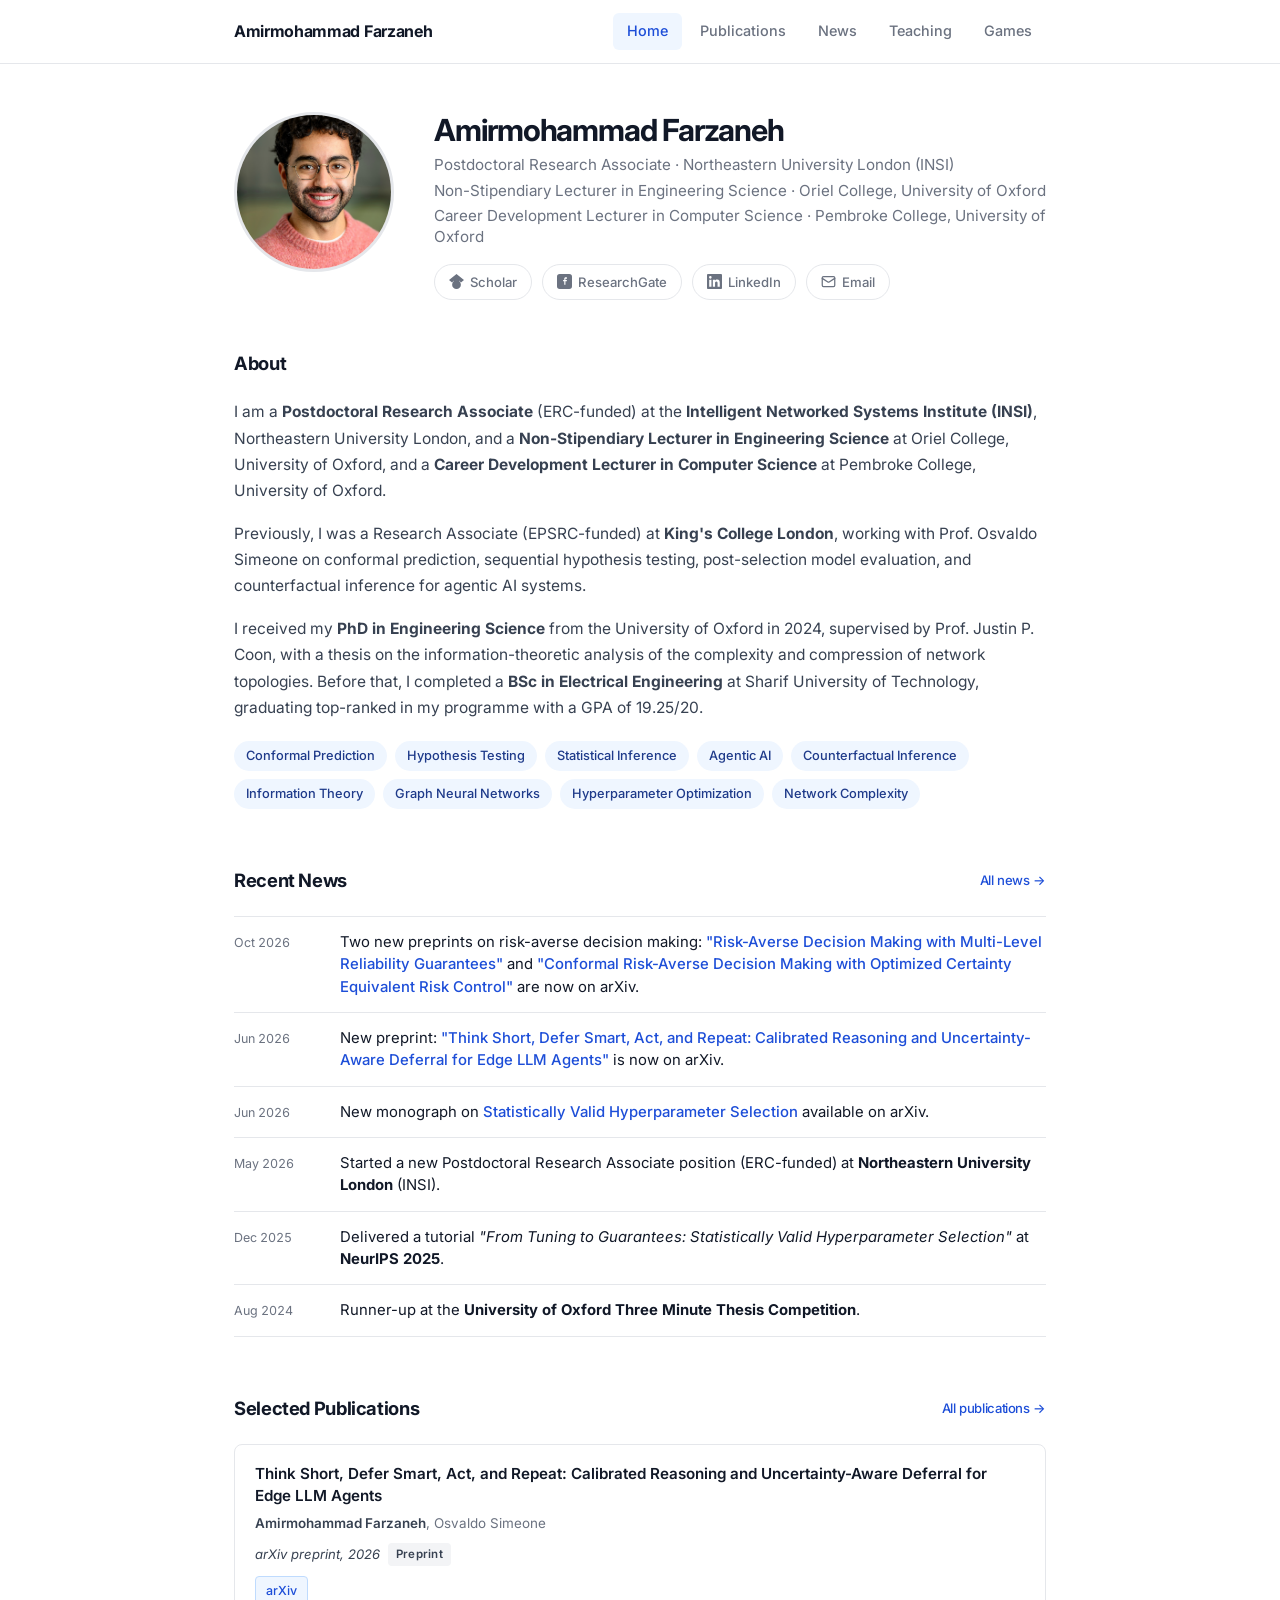
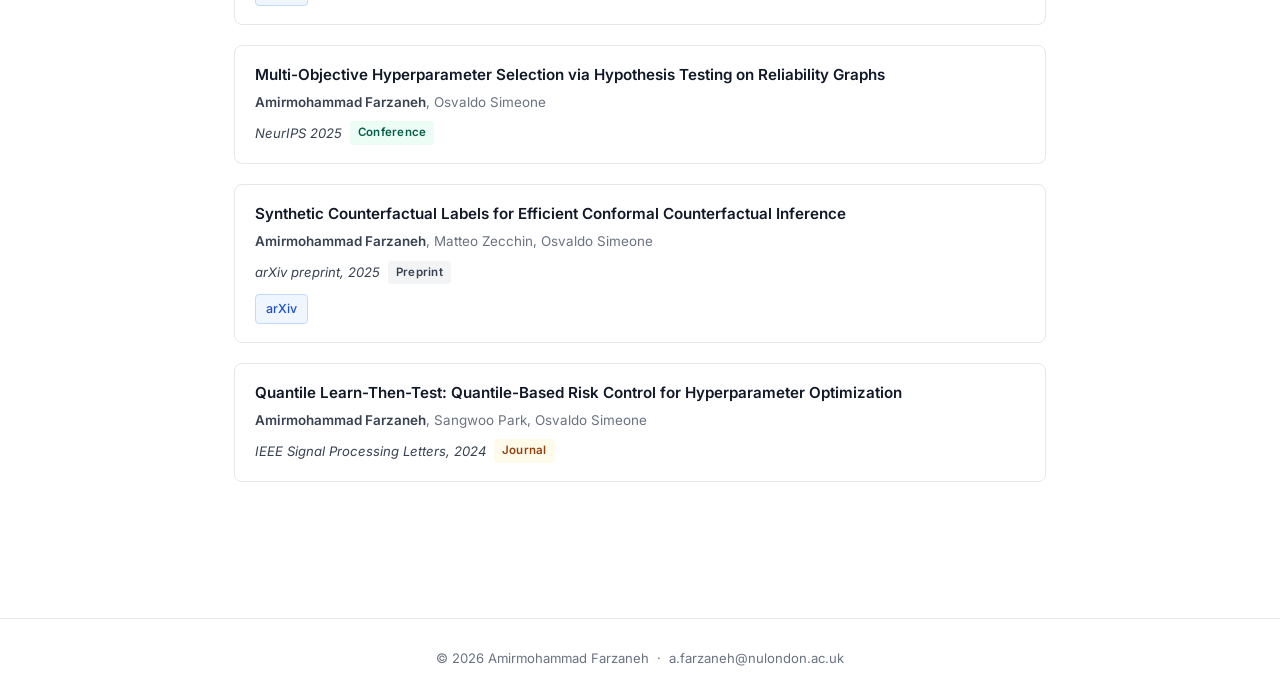
<file: index.html>
<!DOCTYPE html>
<html lang="en">
<head>
  <meta charset="UTF-8" />
  <meta name="viewport" content="width=device-width, initial-scale=1.0" />
  <title>Amirmohammad Farzaneh</title>
  <meta name="description" content="Research Associate at Northeastern University London. Information theory, statistical inference, and machine learning." />
  <link rel="preconnect" href="https://fonts.googleapis.com" />
  <link rel="preconnect" href="https://fonts.gstatic.com" crossorigin />
  <link href="https://fonts.googleapis.com/css2?family=Inter:wght@400;500;600;700&display=swap" rel="stylesheet" />
  <link rel="stylesheet" href="css/style.css" />
</head>
<body>

<!-- ── Navigation ──────────────────────────────────────── -->
<nav>
  <div class="nav-inner">
    <a href="index.html" class="nav-logo">Amirmohammad Farzaneh</a>
    <button class="nav-toggle" aria-label="Toggle menu" aria-expanded="false">
      <span></span><span></span><span></span>
    </button>
    <ul class="nav-links">
      <li><a href="index.html">Home</a></li>
      <li><a href="publications.html">Publications</a></li>
      <li><a href="news.html">News</a></li>
      <li><a href="teaching.html">Teaching</a></li>
      <li><a href="games.html">Games</a></li>
    </ul>
  </div>
</nav>

<!-- ── Main ────────────────────────────────────────────── -->
<main>
  <div class="container">

    <!-- Profile -->
    <div class="profile">
      <div class="profile-photo">
        <img src="assets/profile.jpg" alt="Amirmohammad Farzaneh" />
      </div>
      <div class="profile-info">
        <h1>Amirmohammad Farzaneh</h1>
        <p class="profile-role">Postdoctoral Research Associate · Northeastern University London (INSI)</p>
        <p class="profile-role">Non-Stipendiary Lecturer in Engineering Science · Oriel College, University of Oxford</p>
        <p class="profile-role">Career Development Lecturer in Computer Science · Pembroke College, University of Oxford</p>
        <div class="profile-social">
          <!-- Google Scholar -->
          <a class="social-btn" href="https://scholar.google.com/citations?user=N6nCkHMAAAAJ&hl=en" target="_blank" rel="noopener">
            <svg viewBox="0 0 24 24" fill="currentColor"><path d="M12 24a7 7 0 1 1 0-14 7 7 0 0 1 0 14zm0-24L0 9.5l4.838 3.94A8 8 0 0 1 12 10a8 8 0 0 1 7.162 3.44L24 9.5z"/></svg>
            Scholar
          </a>
          <!-- ResearchGate -->
          <a class="social-btn" href="https://www.researchgate.net/profile/Amirmohammad-Farzaneh" target="_blank" rel="noopener">
            <svg viewBox="0 0 24 24" fill="currentColor"><path d="M19.586 0H4.414A4.414 4.414 0 0 0 0 4.414v15.172A4.414 4.414 0 0 0 4.414 24h15.172A4.414 4.414 0 0 0 24 19.586V4.414A4.414 4.414 0 0 0 19.586 0zM13.5 17.354h-1.863v-5.952H9.775V9.54h1.863V7.677c0-1.55.927-2.386 2.318-2.386.659 0 1.346.05 2.004.149v2.191h-1.37c-1.049 0-1.09.499-1.09.999v.91h2.37l-.308 1.862H13.5v5.952z"/></svg>
            ResearchGate
          </a>
          <!-- LinkedIn -->
          <a class="social-btn" href="https://www.linkedin.com/in/amirmfar/" target="_blank" rel="noopener">
            <svg viewBox="0 0 24 24" fill="currentColor"><path d="M20.447 20.452h-3.554v-5.569c0-1.328-.027-3.037-1.852-3.037-1.853 0-2.136 1.445-2.136 2.939v5.667H9.351V9h3.414v1.561h.046c.477-.9 1.637-1.85 3.37-1.85 3.601 0 4.267 2.37 4.267 5.455v6.286zM5.337 7.433a2.062 2.062 0 0 1-2.063-2.065 2.064 2.064 0 1 1 2.063 2.065zm1.782 13.019H3.555V9h3.564v11.452zM22.225 0H1.771C.792 0 0 .774 0 1.729v20.542C0 23.227.792 24 1.771 24h20.451C23.2 24 24 23.227 24 22.271V1.729C24 .774 23.2 0 22.222 0h.003z"/></svg>
            LinkedIn
          </a>
          <!-- Email placeholder -->
          <a class="social-btn" href="mailto:a.farzaneh@nulondon.ac.uk">
            <svg viewBox="0 0 24 24" fill="none" stroke="currentColor" stroke-width="2" stroke-linecap="round" stroke-linejoin="round"><rect x="2" y="4" width="20" height="16" rx="2"/><path d="m22 7-8.97 5.7a1.94 1.94 0 0 1-2.06 0L2 7"/></svg>
            Email
          </a>
        </div>
      </div>
    </div>

    <!-- About -->
    <section>
      <h2 class="section-heading">About</h2>
      <div class="about-body">
        <p>
          I am a <strong>Postdoctoral Research Associate</strong> (ERC-funded) at the
          <strong>Intelligent Networked Systems Institute (INSI)</strong>, Northeastern University London,
          and a <strong>Non-Stipendiary Lecturer in Engineering Science</strong> at Oriel College,
          University of Oxford, and a <strong>Career Development Lecturer in Computer Science</strong>
          at Pembroke College, University of Oxford.
        </p>
        <p>
          Previously, I was a Research Associate (EPSRC-funded) at <strong>King's College London</strong>,
          working with Prof. Osvaldo Simeone on conformal prediction, sequential hypothesis testing,
          post-selection model evaluation, and counterfactual inference for agentic AI systems.
        </p>
        <p>
          I received my <strong>PhD in Engineering Science</strong> from the University of Oxford in 2024,
          supervised by Prof. Justin P. Coon, with a thesis on the information-theoretic analysis of the
          complexity and compression of network topologies. Before that, I completed a
          <strong>BSc in Electrical Engineering</strong> at Sharif University of Technology, graduating
          top-ranked in my programme with a GPA of 19.25/20.
        </p>

        <div class="research-tags">
          <span class="tag">Conformal Prediction</span>
          <span class="tag">Hypothesis Testing</span>
          <span class="tag">Statistical Inference</span>
          <span class="tag">Agentic AI</span>
          <span class="tag">Counterfactual Inference</span>
          <span class="tag">Information Theory</span>
          <span class="tag">Graph Neural Networks</span>
          <span class="tag">Hyperparameter Optimization</span>
          <span class="tag">Network Complexity</span>
        </div>
      </div>
    </section>

    <!-- Recent News -->
    <section>
      <h2 class="section-heading">
        Recent News
        <a href="news.html">All news →</a>
      </h2>
      <ul class="news-preview-list">
        <li class="news-preview-item">
          <span class="news-date-badge">Oct 2026</span>
          <p>Two new preprints on risk-averse decision making: <a href="https://arxiv.org/abs/2609.11524" target="_blank" rel="noopener">"Risk-Averse Decision Making with Multi-Level Reliability Guarantees"</a> and <a href="https://arxiv.org/abs/2608.28179" target="_blank" rel="noopener">"Conformal Risk-Averse Decision Making with Optimized Certainty Equivalent Risk Control"</a> are now on arXiv.</p>
        </li>
        <li class="news-preview-item">
          <span class="news-date-badge">Jun 2026</span>
          <p>New preprint: <a href="https://arxiv.org/abs/2607.26865" target="_blank" rel="noopener">"Think Short, Defer Smart, Act, and Repeat: Calibrated Reasoning and Uncertainty-Aware Deferral for Edge LLM Agents"</a> is now on arXiv.</p>
        </li>
        <li class="news-preview-item">
          <span class="news-date-badge">Jun 2026</span>
          <p>New monograph on <a href="news.html">Statistically Valid Hyperparameter Selection</a> available on arXiv.</p>
        </li>
        <li class="news-preview-item">
          <span class="news-date-badge">May 2026</span>
          <p>Started a new Postdoctoral Research Associate position (ERC-funded) at <strong>Northeastern University London</strong> (INSI).</p>
        </li>
        <li class="news-preview-item">
          <span class="news-date-badge">Dec 2025</span>
          <p>Delivered a tutorial <em>"From Tuning to Guarantees: Statistically Valid Hyperparameter Selection"</em> at <strong>NeurIPS 2025</strong>.</p>
        </li>
        <li class="news-preview-item">
          <span class="news-date-badge">Aug 2024</span>
          <p>Runner-up at the <strong>University of Oxford Three Minute Thesis Competition</strong>.</p>
        </li>
      </ul>
    </section>

    <!-- Selected Publications -->
    <section>
      <h2 class="section-heading">
        Selected Publications
        <a href="publications.html">All publications →</a>
      </h2>
      <ul class="pub-list">
        <li class="pub-item">
          <div class="pub-title">
            <a href="https://arxiv.org/abs/2607.26865" target="_blank" rel="noopener">
              Think Short, Defer Smart, Act, and Repeat: Calibrated Reasoning and Uncertainty-Aware Deferral for Edge LLM Agents
            </a>
          </div>
          <div class="pub-authors"><strong>Amirmohammad Farzaneh</strong>, Osvaldo Simeone</div>
          <div class="pub-meta">
            <span class="pub-venue">arXiv preprint, 2026</span>
            <span class="badge badge-pre">Preprint</span>
          </div>
          <div class="pub-links">
            <a class="pub-link" href="https://arxiv.org/abs/2607.26865" target="_blank" rel="noopener">arXiv</a>
          </div>
        </li>

        <li class="pub-item">
          <div class="pub-title">Multi-Objective Hyperparameter Selection via Hypothesis Testing on Reliability Graphs</div>
          <div class="pub-authors"><strong>Amirmohammad Farzaneh</strong>, Osvaldo Simeone</div>
          <div class="pub-meta">
            <span class="pub-venue">NeurIPS 2025</span>
            <span class="badge badge-conf">Conference</span>
          </div>
        </li>

        <li class="pub-item">
          <div class="pub-title">
            <a href="https://arxiv.org/abs/2509.04112" target="_blank" rel="noopener">
              Synthetic Counterfactual Labels for Efficient Conformal Counterfactual Inference
            </a>
          </div>
          <div class="pub-authors"><strong>Amirmohammad Farzaneh</strong>, Matteo Zecchin, Osvaldo Simeone</div>
          <div class="pub-meta">
            <span class="pub-venue">arXiv preprint, 2025</span>
            <span class="badge badge-pre">Preprint</span>
          </div>
          <div class="pub-links">
            <a class="pub-link" href="https://arxiv.org/abs/2509.04112" target="_blank" rel="noopener">arXiv</a>
          </div>
        </li>

        <li class="pub-item">
          <div class="pub-title">Quantile Learn-Then-Test: Quantile-Based Risk Control for Hyperparameter Optimization</div>
          <div class="pub-authors"><strong>Amirmohammad Farzaneh</strong>, Sangwoo Park, Osvaldo Simeone</div>
          <div class="pub-meta">
            <span class="pub-venue">IEEE Signal Processing Letters, 2024</span>
            <span class="badge badge-jour">Journal</span>
          </div>
        </li>
      </ul>
    </section>

  </div>
</main>

<!-- ── Footer ───────────────────────────────────────────── -->
<footer>
  <p>© 2026 Amirmohammad Farzaneh &nbsp;·&nbsp; <a href="mailto:a.farzaneh@nulondon.ac.uk">a.farzaneh@nulondon.ac.uk</a></p>
</footer>

<script src="js/main.js"></script>
</body>
</html>
</file>
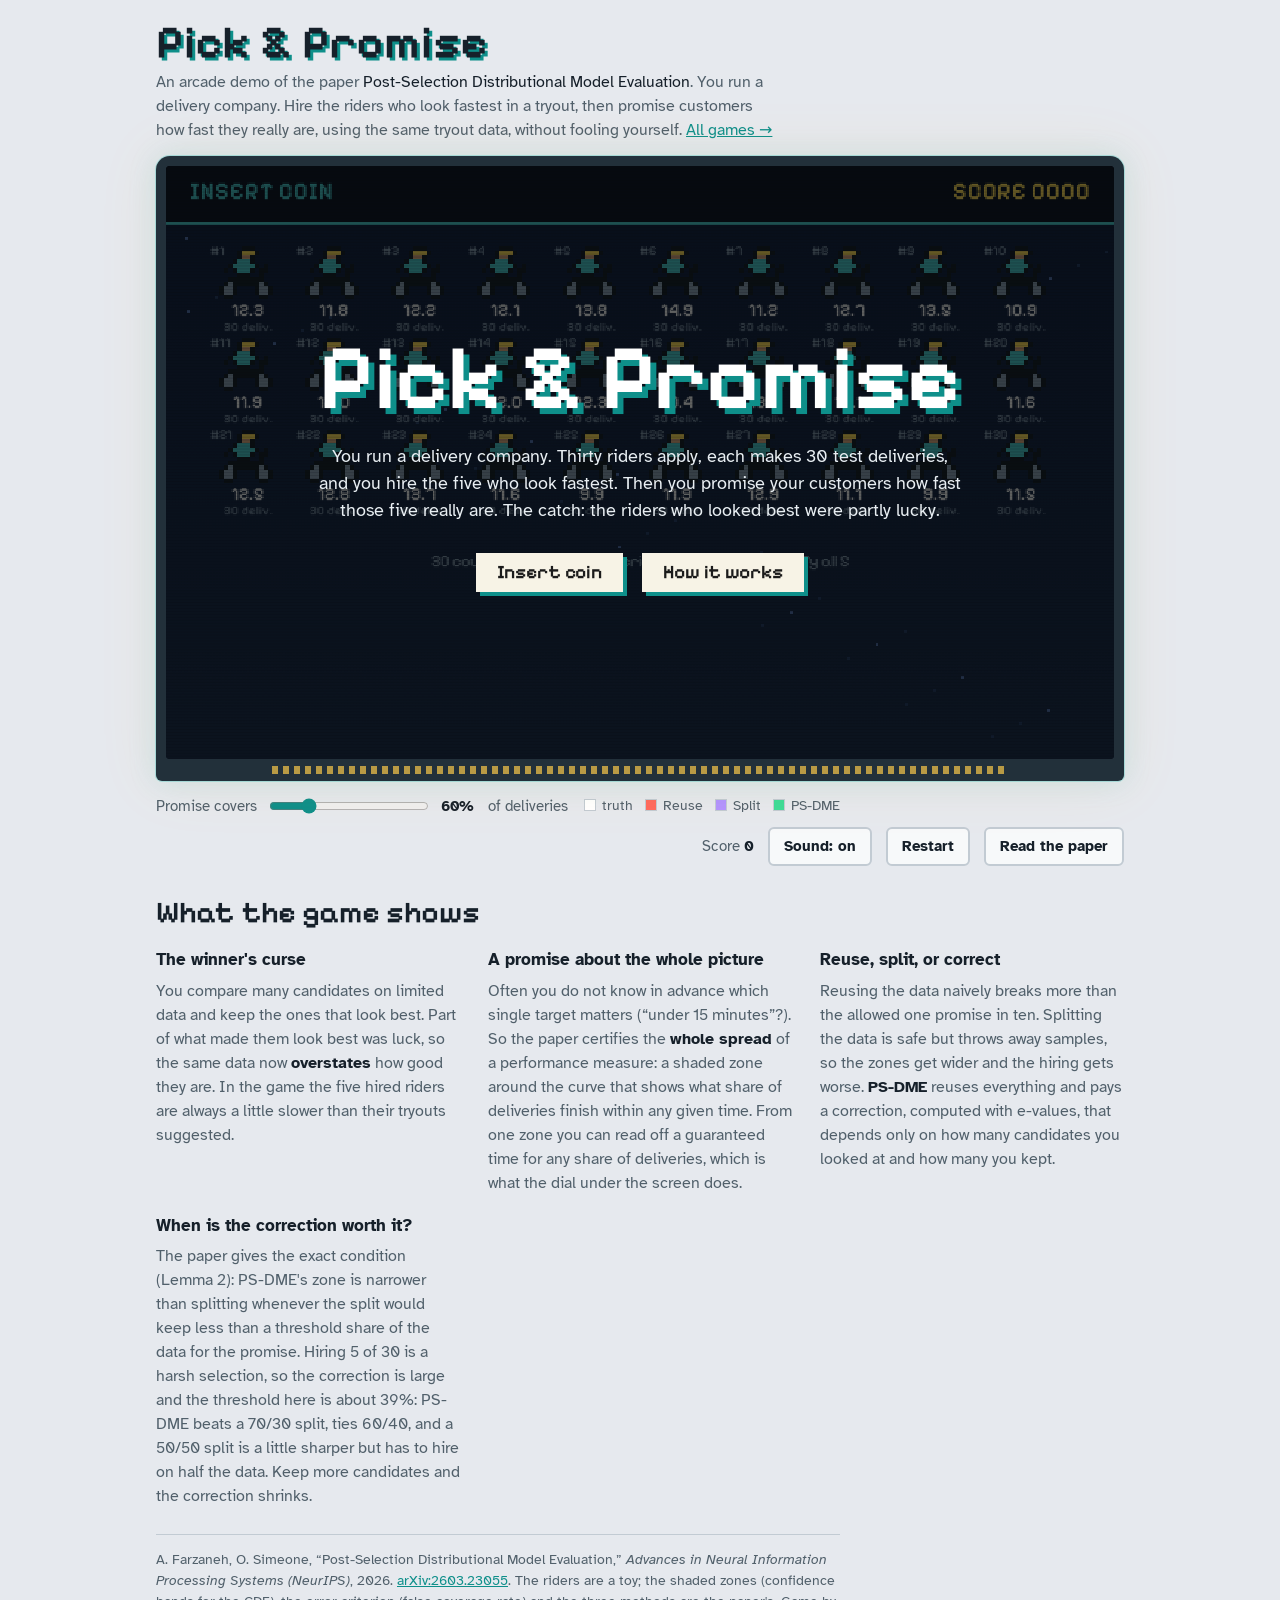
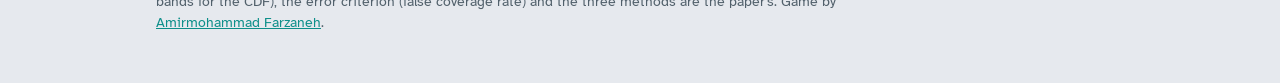
<file: games/pick-and-promise/index.html>
<!DOCTYPE html>
<html lang="en">
<head>
<meta charset="utf-8">
<meta name="viewport" content="width=device-width, initial-scale=1, viewport-fit=cover">
<title>Pick & Promise</title>
<meta name="description" content="A retro arcade demo of the NeurIPS 2026 paper “Post-Selection Distributional Model Evaluation” by Amirmohammad Farzaneh and Osvaldo Simeone: hire the fastest delivery riders from a tryout, then promise customers how fast they are, without fooling yourself.">
<link rel="preconnect" href="https://fonts.googleapis.com">
<link rel="preconnect" href="https://fonts.gstatic.com" crossorigin>
<link href="https://fonts.googleapis.com/css2?family=Pixelify+Sans:wght@400;600&family=Atkinson+Hyperlegible:wght@400;700&display=swap" rel="stylesheet">
<style>
/* Layout: page header, a CRT in a circuit-board bezel, a control strip with the reliability dial, then a plain-language explainer. */
:root {
  --page: #e6e9ee; --ink: #16202a; --quiet: #51606b; --line: #c2cbd3;
  --accent: #0e8f8a; --accent2: #e07b00; --bezel: #22303a; --pin: #c9a646;
  --btn: #f7f9fa; --btn-ink: #16202a;
  color-scheme: light;
  box-sizing: border-box;
  padding-top: env(safe-area-inset-top, 0px);
  padding-bottom: env(safe-area-inset-bottom, 0px);
}
@media (prefers-color-scheme: dark) {
  :root:not([data-theme="light"]) {
    --page: #141c23; --ink: #e3e9ee; --quiet: #9aa9b4; --line: #34434d;
    --accent: #45c2bd; --accent2: #ffa23a; --bezel: #0c1216; --pin: #b8963a;
    --btn: #22303a; --btn-ink: #e3e9ee;
    color-scheme: dark;
  }
}
:root[data-theme="dark"] {
  --page: #141c23; --ink: #e3e9ee; --quiet: #9aa9b4; --line: #34434d;
  --accent: #45c2bd; --accent2: #ffa23a; --bezel: #0c1216; --pin: #b8963a;
  --btn: #22303a; --btn-ink: #e3e9ee;
  color-scheme: dark;
}
*, *::before, *::after { box-sizing: inherit; }
body { margin: 0; background: var(--page); color: var(--ink); font: 16px/1.5 "Atkinson Hyperlegible", system-ui, -apple-system, "Segoe UI", sans-serif; }
.wrap { max-width: 1000px; margin: 0 auto; padding-block: 20px 36px; padding-inline: 16px; }
header { display: flex; flex-wrap: wrap; align-items: baseline; gap: 4px 18px; margin-bottom: 14px; }
h1 { margin: 0; font: 600 clamp(30px, 6vw, 46px)/1 "Pixelify Sans", ui-monospace, monospace; letter-spacing: 0.02em; color: var(--ink); text-shadow: 3px 3px 0 var(--accent); }
header p { margin: 0; color: var(--quiet); max-width: 62ch; }
header p em { font-style: normal; color: var(--ink); }
header p .back { color: var(--accent); white-space: nowrap; }

.bezel { background: var(--bezel); border-radius: 14px 14px 6px 6px; padding: 10px 10px 22px; position: relative;
  box-shadow: 0 0 0 1px rgba(69, 194, 189, 0.35), 0 0 28px rgba(69, 194, 189, 0.18), 0 0 60px rgba(255, 162, 58, 0.1); }
.bezel::after { content: ""; position: absolute; left: 12%; right: 12%; bottom: 7px; height: 8px; background: repeating-linear-gradient(90deg, var(--pin) 0 6px, transparent 6px 11px); opacity: 0.9; }
.stage { position: relative; aspect-ratio: 16 / 10; width: 100%; max-width: 100%; overflow: hidden; border-radius: 4px; background: #000; container-type: inline-size; }
#screen { position: absolute; inset: 0; width: 100%; height: 100%; image-rendering: pixelated; image-rendering: crisp-edges; display: block; }
#scan { position: absolute; inset: 0; pointer-events: none; mix-blend-mode: multiply; opacity: 0.45; background: linear-gradient(to bottom, transparent 50%, rgba(20, 0, 40, 0.35) 50%); background-size: 100% calc(100% / 200); }
#layer { position: absolute; inset: 0; -webkit-user-select: none; user-select: none; cursor: default; }
#layer.pick { cursor: pointer; }

.overlay { position: absolute; inset: 0; display: flex; align-items: center; justify-content: center; background: rgba(6, 10, 14, 0.55); padding: 3%; }
.overlay.bar { align-items: flex-end; background: transparent; pointer-events: none; padding: 0 0 2%; }
.overlay.top { align-items: flex-start; background: rgba(6, 10, 14, 0.35); }
.overlay.bar > * { pointer-events: auto; }
.overlay[hidden] { display: none; }
.box { background: #f7f3e6; color: #1b1b1b; border: 3px solid #1b1b1b; box-shadow: 5px 5px 0 #1b1b1b; max-width: 86%; max-height: 94%; overflow: auto; padding: 2.6cqw 3.2cqw; text-align: left; font: 400 clamp(12px, 2.6cqw, 18px)/1.35 "Pixelify Sans", ui-monospace, monospace; }
.box.wide { max-width: 94%; width: 94%; }
.box.slim { padding: 1.2cqw 2cqw; display: flex; gap: 1.6cqw; align-items: center; flex-wrap: wrap; }
.box p { margin: 0 0 0.8em; }
.box h3 { margin: 0 0 0.5em; font: 600 clamp(15px, 3.6cqw, 26px)/1.1 "Pixelify Sans", ui-monospace, monospace; }
.box h3 small { color: #6a5a30; font-weight: 400; font-size: 0.7em; margin-left: 0.6em; }
.box .hint { color: #5d5a4e; font-size: 0.9em; }
.box button { font: 600 clamp(12px, 2.6cqw, 18px)/1 "Pixelify Sans", ui-monospace, monospace; background: #1b1b1b; color: #f7f3e6; border: 0; padding: 0.55em 1.1em; cursor: pointer; }
.box button:disabled { opacity: 0.4; cursor: default; }
.box button.ghost { background: transparent; color: #1b1b1b; border: 2px solid #1b1b1b; }
.row { display: flex; flex-wrap: wrap; gap: 1.2cqw; align-items: center; margin-top: 1cqw; }
.row.end { justify-content: flex-end; }
.title { flex-direction: column; text-align: center; gap: 2cqw; background: rgba(6, 10, 14, 0.62); }
.title h2 { margin: 0; color: #fff; font: 600 clamp(30px, 11cqw, 92px)/1 "Pixelify Sans", ui-monospace, monospace; text-shadow: 0.06em 0.06em 0 var(--accent); }
.title p { margin: 0; color: #e8eef2; max-width: 36em; font-size: clamp(13px, 2.6cqw, 18px); }
.title .row { gap: 2cqw; margin-top: 1cqw; justify-content: center; }
.title button { font: 600 clamp(13px, 2.8cqw, 19px)/1 "Pixelify Sans", ui-monospace, monospace; background: #f7f3e6; color: #1b1b1b; border: 0; padding: 0.55em 1.1em; cursor: pointer; box-shadow: 4px 4px 0 var(--accent); }
.title button:disabled { opacity: 0.5; }
.title a { color: #9fe8e4; }
button:focus-visible { outline: 3px solid var(--accent2); outline-offset: 3px; }

.cabs { display: grid; grid-template-columns: repeat(3, 1fr); gap: 1.4cqw; margin: 0.6em 0; }
.cab { display: flex; flex-direction: column; gap: 0.5cqw; text-align: left; cursor: pointer; background: #fff; color: #1b1b1b; border: 3px solid #1b1b1b; padding: 1.2cqw 1.4cqw; box-shadow: 4px 4px 0 #1b1b1b; font: 400 clamp(11px, 2.2cqw, 15px)/1.3 "Pixelify Sans", ui-monospace, monospace; }
.cab:hover, .cab:focus-visible { transform: translate(-2px, -2px); box-shadow: 6px 6px 0 #1b1b1b; }
.cab b { font-size: 1.25em; display: block; border-bottom: 3px solid; padding-bottom: 0.2em; margin-bottom: 0.2em; }
.cab.naive b { border-color: #d6403a; } .cab.split b { border-color: #8b5cf6; } .cab.ps b { border-color: #15a37f; }
.cab .tag { font-size: 0.8em; color: #5d5a4e; }
.cab .opts { display: flex; gap: 0.5cqw; margin-top: 0.3em; }
.cab .opts span { border: 2px solid #1b1b1b; padding: 0.2em 0.5em; font-size: 0.85em; }
.cab .opts span[aria-pressed="true"] { background: #1b1b1b; color: #fff; }
@media (max-width: 560px) { .cabs { grid-template-columns: 1fr; } }

.chip { font: 600 clamp(11px, 2.3cqw, 16px)/1 "Pixelify Sans", ui-monospace, monospace; background: #fff; color: #1b1b1b; border: 2px solid #1b1b1b; padding: 0.45em 0.8em; cursor: pointer; }
.chip[aria-pressed="true"] { background: #1b1b1b; color: #f7f3e6; }

.verdicts { display: grid; grid-template-columns: repeat(5, 1fr); gap: 0.8cqw; margin: 0.4em 0 0.6em; }
.vd { background: #fff; border: 2px solid #1b1b1b; padding: 0.4em 0.5em; font-size: 0.85em; text-align: center; }
.vd b { display: block; font-size: 1.1em; }
.vd.ok { background: #d9f5ea; } .vd.miss { background: #fde0de; }
.score { font: 600 clamp(16px, 4cqw, 32px)/1 "Pixelify Sans", ui-monospace, monospace; color: #0b6e6a; }
.score.bad { color: #b3261e; }
@media (max-width: 560px) { .verdicts { grid-template-columns: repeat(3, 1fr); } }

.controls { display: flex; flex-wrap: wrap; align-items: center; gap: 10px 14px; margin-top: 14px; }
.dial { display: flex; align-items: center; gap: 10px; color: var(--quiet); font-size: 15px; }
.dial strong { color: var(--ink); min-width: 3ch; display: inline-block; font-variant-numeric: tabular-nums; }
.dial input { width: 160px; accent-color: var(--accent); }
.meta { margin-left: auto; display: flex; align-items: center; gap: 14px; color: var(--quiet); font-size: 15px; flex-wrap: wrap; }
.meta strong { color: var(--ink); }
.plain { font: 700 15px/1 "Atkinson Hyperlegible", system-ui, sans-serif; background: var(--btn); color: var(--btn-ink); border: 2px solid var(--line); border-radius: 6px; padding: 10px 14px; cursor: pointer; text-decoration: none; display: inline-block; }
.legend { display: flex; gap: 12px; flex-wrap: wrap; font-size: 14px; color: var(--quiet); }
.legend span::before { content: ""; display: inline-block; width: 12px; height: 12px; margin-right: 6px; vertical-align: -1px; border: 1px solid var(--line); }
.legend .t::before { background: #fff; } .legend .n::before { background: #ff6a5e; } .legend .s::before { background: #b394ff; } .legend .p::before { background: #3ddc97; }

.explain { margin-top: 30px; display: grid; grid-template-columns: repeat(auto-fit, minmax(260px, 1fr)); gap: 18px 28px; }
.explain h2 { grid-column: 1 / -1; margin: 0; font: 600 clamp(22px, 4vw, 30px)/1.1 "Pixelify Sans", ui-monospace, monospace; }
.explain h3 { margin: 0 0 6px; font-size: 17px; }
.explain p { margin: 0; color: var(--quiet); }
.explain p b { color: var(--ink); }
.cite { margin-top: 26px; padding-top: 14px; border-top: 1px solid var(--line); color: var(--quiet); font-size: 14px; max-width: 76ch; }
.cite a { color: var(--accent); }
@media (prefers-reduced-motion: reduce) { .cab:hover { transform: none; } }
</style>
</head>
<body>
<div class="wrap">
  <header>
    <h1>Pick &amp; Promise</h1>
    <p>An arcade demo of the paper <em>Post-Selection Distributional Model Evaluation</em>. You run a delivery company. Hire the riders who look fastest in a tryout, then promise customers how fast they really are, using the same tryout data, without fooling yourself. <a class="back" href="../../games.html">All games →</a></p>
  </header>

  <div class="bezel">
    <div class="stage">
      <canvas id="screen" width="640" height="400" aria-label="Game picture"></canvas>
      <div id="scan" aria-hidden="true"></div>
      <div id="layer">

        <div id="dlg" class="overlay" hidden>
          <div class="box" role="dialog" aria-modal="true" aria-labelledby="dlgText">
            <p id="dlgText"></p>
            <div class="row end"><button id="dlgOk">OK</button></div>
          </div>
        </div>

        <div id="protoPanel" class="overlay" hidden>
          <div class="box wide" role="dialog" aria-modal="true" aria-labelledby="protoTitle">
            <h3 id="protoTitle">How will you make your promise?</h3>
            <p class="hint">Thirty riders each make 30 test deliveries. You hire the 5 who look fastest. Then you give each of them a <b>promise card</b>: a shaded zone on a chart that says “this rider's true delivery times stay inside here”. If reality ever leaves the zone, the promise is broken. You may break at most 1 promise in 10. Three ways to write the promise:</p>
            <div class="cabs">
              <button class="cab naive" data-p="naive"><b>REUSE</b><span>Hire using all 30 deliveries, then write the promise from the same 30 deliveries.</span><span class="tag">The obvious approach. Ignores that you already used the data to choose.</span></button>
              <button class="cab split" data-p="split"><b>SPLIT</b><span>Hire using only part of the deliveries. Keep the rest sealed and write the promise from those alone.</span><span class="tag">Safe, but wastes data. Share used for hiring:</span><span class="opts" id="splitOpts"><span data-s="0.5" aria-pressed="false">50%</span><span data-s="0.6" aria-pressed="false">60%</span><span data-s="0.7" aria-pressed="true">70%</span></span></button>
              <button class="cab ps" data-p="ps"><b>PS-DME</b><span>Hire using all 30 deliveries and write the promise from all 30, but make the zone wider to pay for having looked first.</span><span class="tag">The paper's method. Safe however you choose your riders.</span></button>
            </div>
          </div>
        </div>

        <div id="pickBar" class="overlay bar" hidden>
          <div class="box slim">
            <span id="pickText">Hire 5 riders</span>
            <button class="ghost" id="autoPick">Auto-hire the fastest 5</button>
            <button id="pickDone" disabled>Write their promises</button>
          </div>
        </div>

        <div id="certBar" class="overlay bar" hidden>
          <div class="box slim">
            <span id="certText"></span>
            <button id="revealBtn">Reveal the truth</button>
          </div>
        </div>

        <div id="resultPanel" class="overlay bar" hidden>
          <div class="box wide" role="dialog" aria-modal="true" aria-labelledby="resultTitle">
            <h3 id="resultTitle">Result</h3>
            <div class="verdicts" id="verdicts"></div>
            <div id="resultScore"></div>
            <p id="resultNote" class="hint"></p>
            <div class="row end"><button class="ghost" id="seasonsBtn">Replay 500 times</button><button id="againBtn">Play again</button></div>
          </div>
        </div>

        <div id="seasonsBar" class="overlay bar" hidden>
          <div class="box slim">
            <span id="seasonsText"></span>
            <button class="ghost" id="seasonsBack">Back to my game</button>
            <button id="seasonsAgain">Play again</button>
          </div>
        </div>

        <div id="titleScreen" class="overlay title">
          <h2>Pick &amp; Promise</h2>
          <p>You run a delivery company. Thirty riders apply, each makes 30 test deliveries, and you hire the five who look fastest. Then you promise your customers how fast those five really are. The catch: the riders who looked best were partly lucky.</p>
          <div class="row"><button id="newGame" disabled>Insert coin</button><button id="howBtn">How it works</button></div>
        </div>

      </div>
    </div>
  </div>

  <div class="controls">
    <div class="dial"><label for="relDial" title="The share of deliveries the promised time must cover">Promise covers</label><input id="relDial" type="range" min="50" max="95" step="5" value="60"><strong id="relOut">60%</strong><span style="margin-left:4px">of deliveries</span><span class="legend" aria-label="Trace colours" style="margin-left:6px"><span class="t">truth</span><span class="n">Reuse</span><span class="s">Split</span><span class="p">PS-DME</span></span></div>
    <div class="meta">
      <span>Score <strong id="scoreOut">0</strong></span>
      <button class="plain" id="soundBtn" aria-pressed="true">Sound: on</button>
      <button class="plain" id="restartBtn">Restart</button>
      <a class="plain" href="https://arxiv.org/abs/2603.23055" target="_blank" rel="noopener">Read the paper</a>
    </div>
  </div>

  <section class="explain">
    <h2>What the game shows</h2>
    <div>
      <h3>The winner's curse</h3>
      <p>You compare many candidates on limited data and keep the ones that look best. Part of what made them look best was luck, so the same data now <b>overstates</b> how good they are. In the game the five hired riders are always a little slower than their tryouts suggested.</p>
    </div>
    <div>
      <h3>A promise about the whole picture</h3>
      <p>Often you do not know in advance which single target matters (“under 15 minutes”?). So the paper certifies the <b>whole spread</b> of a performance measure: a shaded zone around the curve that shows what share of deliveries finish within any given time. From one zone you can read off a guaranteed time for any share of deliveries, which is what the dial under the screen does.</p>
    </div>
    <div>
      <h3>Reuse, split, or correct</h3>
      <p>Reusing the data naively breaks more than the allowed one promise in ten. Splitting the data is safe but throws away samples, so the zones get wider and the hiring gets worse. <b>PS-DME</b> reuses everything and pays a correction, computed with e-values, that depends only on how many candidates you looked at and how many you kept.</p>
    </div>
    <div>
      <h3>When is the correction worth it?</h3>
      <p>The paper gives the exact condition (Lemma 2): PS-DME's zone is narrower than splitting whenever the split would keep less than a threshold share of the data for the promise. Hiring 5 of 30 is a harsh selection, so the correction is large and the threshold here is about 39%: PS-DME beats a 70/30 split, ties 60/40, and a 50/50 split is a little sharper but has to hire on half the data. Keep more candidates and the correction shrinks.</p>
    </div>
  </section>

  <p class="cite">A. Farzaneh, O. Simeone, “Post-Selection Distributional Model Evaluation,” <em>Advances in Neural Information Processing Systems (NeurIPS)</em>, 2026. <a href="https://arxiv.org/abs/2603.23055" target="_blank" rel="noopener">arXiv:2603.23055</a>. The riders are a toy; the shaded zones (confidence bands for the CDF), the error criterion (false coverage rate) and the three methods are the paper's. Game by <a href="https://afarzaneh.com">Amirmohammad Farzaneh</a>.</p>
</div>

<script>
"use strict";
const $ = (id) => document.getElementById(id);
const cv = $("screen"), ctx = cv.getContext("2d");
const W = 640, H = 400;

/* ===================== Random numbers and maths ===================== */
function mulberry32(a) { return function () { a |= 0; a = a + 0x6D2B79F5 | 0; let t = Math.imul(a ^ a >>> 15, 1 | a); t = t + Math.imul(t ^ t >>> 7, 61 | t) ^ t; return ((t ^ t >>> 14) >>> 0) / 4294967296; }; }
let seedCounter = (Date.now() % 1000003) | 0;
const newRng = () => mulberry32(seedCounter = (seedCounter * 1103515245 + 12345) & 0x7fffffff);
const randn = (r) => { const u = Math.max(1e-12, r()), v = r(); return Math.sqrt(-2 * Math.log(u)) * Math.cos(2 * Math.PI * v); };
const clamp = (x, a, b) => Math.max(a, Math.min(b, x));
const mean = (a) => a.reduce((s, v) => s + v, 0) / a.length;
function erf(x) { const s = Math.sign(x); x = Math.abs(x); const t = 1 / (1 + 0.3275911 * x); const y = 1 - (((((1.061405429 * t - 1.453152027) * t) + 1.421413741) * t - 0.284496736) * t + 0.254829592) * t * Math.exp(-x * x); return s * y; }
const Phi = (z) => 0.5 * (1 + erf(z / Math.SQRT2));
function erfinv(x) { const a = 0.147, ln = Math.log(1 - x * x), t = 2 / (Math.PI * a) + ln / 2; return Math.sign(x) * Math.sqrt(Math.sqrt(t * t - ln / a) - t); }
// Lower real branch of the Lambert W function on [-1/e, 0), used for the optimal e-calibrator (Corollary 2).
function lambertWm1(x) { let w = Math.log(-x) - Math.log(-Math.log(-x)); for (let i = 0; i < 80; i++) { const ew = Math.exp(w), f = w * ew - x; w -= f / (ew * (w + 1) - (w + 2) * f / (2 * w + 2)); } return w; }

/* ===================== The toy world ===================== */
const K = 30, N = 30, M = 5, DELTA = 0.1, SIG = 0.4;
const XMIN = 2, XMAX = 40; const XGRID = []; for (let x = XMIN; x <= XMAX + 1e-9; x += 0.1) XGRID.push(Math.round(x * 10) / 10);
const dkwEps = (n, d) => Math.sqrt(Math.log(2 / d) / (2 * n));
// PS-DME band width (14) with the power e-calibrator and the optimal tau of Corollary 2.
function psBand(n, k, m, d) { const tau = 1 + 1 / lambertWm1(-d * m / (Math.E * k)); const t = k / (d * m); const finv = Math.min(1, Math.pow((1 - tau) / t, 1 / tau)); return { eps: Math.sqrt(Math.log(2 / finv) / (2 * n)), tau, factor: Math.log(2 / finv) / Math.log(2 / d) }; }
const PS = psBand(N, K, M, DELTA);
const SPLIT_THRESHOLD = Math.log(2 / DELTA) / (Math.log(2 / DELTA) * PS.factor); // Lemma 2: n_eval/n must be below this
function makeCouriers(r) { const out = []; for (let k = 0; k < K; k++) out.push({ id: k + 1, med: 10 + 1.5 * Math.pow(r(), 0.6), sig: SIG, runs: [] }); return out; }
const sampleRun = (c, r) => c.med * Math.exp(c.sig * randn(r));
const trueCDF = (c, x) => x <= 0 ? 0 : Phi(Math.log(x / c.med) / c.sig);
const trueQ = (c, p) => c.med * Math.exp(c.sig * Math.SQRT2 * erfinv(2 * p - 1));
function ecdfFn(arr) { const s = [...arr].sort((a, b) => a - b); return (x) => { let lo = 0, hi = s.length; while (lo < hi) { const mid = (lo + hi) >> 1; if (s[mid] <= x) lo = mid + 1; else hi = mid; } return lo / s.length; }; }
// Certificate: band [F̂ - eps, F̂ + eps] from the given runs. Guaranteed time at reliability p = inf{x : F̂(x) - eps >= p}.
function certificate(runs, eps) { const F = ecdfFn(runs); const sorted = [...runs].sort((a, b) => a - b); return { F, eps, n: runs.length, sorted, guaranteed: (p) => { const need = p + eps; if (need > 1 + 1e-9) return Infinity; const idx = Math.ceil(need * runs.length - 1e-9) - 1; return sorted[clamp(idx, 0, sorted.length - 1)]; } }; }
function checkCoverage(cert, c) { for (const x of XGRID) { const t = trueCDF(c, x), e = cert.F(x); if (t < e - cert.eps - 1e-12 || t > e + cert.eps + 1e-12) return x; } return null; }
function topM(scores, m) { return scores.map((s, i) => [s, i]).sort((a, b) => a[0] - b[0]).slice(0, m).map(p => p[1]); }

const PROTO = {
  naive: { name: "REUSE", color: "#ff6a5e", long: "naive reuse" },
  split: { name: "SPLIT", color: "#b394ff", long: "sample splitting" },
  ps: { name: "PS-DME", color: "#3ddc97", long: "post-selection distributional model evaluation" }
};
// Runs one full season for a protocol with the auto-pick rule. Used by the 500-seasons board.
function season(proto, splitShare, r) {
  const cs = makeCouriers(r); for (const c of cs) for (let i = 0; i < N; i++) c.runs.push(sampleRun(c, r));
  let sel, certs;
  if (proto === "split") { const nSel = Math.round(N * splitShare); sel = topM(cs.map(c => mean(c.runs.slice(0, nSel))), M); certs = sel.map(k => certificate(cs[k].runs.slice(nSel), dkwEps(N - nSel, DELTA))); }
  else { sel = topM(cs.map(c => mean(c.runs)), M); const eps = proto === "ps" ? PS.eps : dkwEps(N, DELTA); certs = sel.map(k => certificate(cs[k].runs, eps)); }
  let miss = 0; for (let i = 0; i < sel.length; i++) if (checkCoverage(certs[i], cs[sel[i]]) !== null) miss++;
  return { fcp: miss / M, eps: certs[0].eps, guaranteed: (p) => Math.min(...certs.map(c => c.guaranteed(p))) };
}

/* ===================== Game state ===================== */
const G = { score: 0, sound: true, proto: null, splitShare: 0.7, couriers: [], picked: [], certs: [], rel: 0.6, order: [], stage: "title", seasons: null };
try { G.sound = localStorage.getItem("pap-sound") !== "off"; } catch (e) { }
const S = { hud: "INSERT COIN", mode: "idle" };

/* ===================== Sound ===================== */
let ac = null;
function beep(freq, dur, type, vol) { if (!G.sound) return; try { ac = ac || new (window.AudioContext || window.webkitAudioContext)(); const o = ac.createOscillator(), g = ac.createGain(); o.type = type || "square"; o.frequency.value = freq; g.gain.setValueAtTime(vol || 0.06, ac.currentTime); g.gain.exponentialRampToValueAtTime(0.0005, ac.currentTime + dur); o.connect(g); g.connect(ac.destination); o.start(); o.stop(ac.currentTime + dur); } catch (e) { } }
const sfx = { click: () => beep(660, 0.06), tick: () => beep(900 + Math.random() * 300, 0.025, "square", 0.025), pick: () => { beep(520, 0.06); setTimeout(() => beep(780, 0.08), 70); }, good: () => { [523, 659, 784, 1047].forEach((f, i) => setTimeout(() => beep(f, 0.12), i * 90)); }, bad: () => { [400, 300, 220].forEach((f, i) => setTimeout(() => beep(f, 0.16, "sawtooth", 0.04), i * 120)); }, crack: () => beep(140, 0.3, "sawtooth", 0.05), stamp: () => beep(220, 0.1, "triangle", 0.08) };

/* ===================== Pixel art ===================== */
const PAL = { k: "#101418", w: "#f4f1e8", r: "#e5484d", o: "#ffa23a", y: "#ffd84a", g: "#3ddc97", b: "#4cc9f0", p: "#b394ff", s: "#8899a6", d: "#3b4a57", t: "#d8a070", m: "#1f6f8b", c: "#45c2bd" };
const SPR = {
  courier: [".....kkk....", "....kyyyk...", "....kttk....", "...kccck....", "..kccccck.k.", ".k.kccck.kk.", "....kkk..k..", "..kkkkkkkk..", ".kskkkkkksk.", "kssk....kssk", "kssk....kssk", ".kk......kk."],
  parcel: ["kkkkkk", "ktotok", "kttttk", "kotook", "kttttk", "kkkkkk"],
  seal: ["..kkkk..", ".kyyyyk.", "kyykkyyk", "kykyykyk", "kykyykyk", "kyykkyyk", ".kyyyyk.", "..kkkk.."],
  clock: [".kkkk.", "kwwwwk", "kwkwwk", "kwkkwk", "kwwwwk", ".kkkk."]
};
function sprite(name, x, y, sc, tint) { const rows = SPR[name]; sc = sc || 3; for (let j = 0; j < rows.length; j++) for (let i = 0; i < rows[j].length; i++) { const ch = rows[j][i]; if (ch === ".") continue; ctx.fillStyle = tint && ch !== "k" ? tint : PAL[ch]; ctx.fillRect(x + i * sc, y + j * sc, sc, sc); } }
function px(x, y, w, h, c) { ctx.fillStyle = c; ctx.fillRect(Math.round(x), Math.round(y), Math.round(w), Math.round(h)); }
function text(s, x, y, size, color, align, weight) { ctx.font = `${weight || 400} ${size}px "Pixelify Sans", ui-monospace, monospace`; ctx.fillStyle = color || PAL.w; ctx.textAlign = align || "left"; ctx.textBaseline = "top"; ctx.fillText(s, x, y); }
const f1 = (x) => x.toFixed(1), pct = (x) => Math.round(x * 100) + "%";

/* ===================== Scene: courier grid ===================== */
const GRID = { x: 28, y: 52, cols: 10, rows: 3, cw: 58, ch: 62 };
function cellOf(slot) { return { x: GRID.x + (slot % GRID.cols) * GRID.cw, y: GRID.y + Math.floor(slot / GRID.cols) * GRID.ch }; }
function drawGridScene() {
  const vis = G.proto === "split" ? Math.round(N * G.splitShare) : N;
  for (let slot = 0; slot < K; slot++) {
    const k = G.order[slot], c = G.couriers[k]; const { x, y } = cellOf(slot);
    const picked = G.picked.includes(k), hover = S.hover === k;
    if (picked) { px(x - 2, y - 2, GRID.cw - 2, GRID.ch - 2, "#1d4f49"); px(x - 2, y - 2, GRID.cw - 2, 2, PAL.g); px(x - 2, y + GRID.ch - 6, GRID.cw - 2, 2, PAL.g); }
    else if (hover && S.mode === "pick") px(x - 2, y - 2, GRID.cw - 2, GRID.ch - 2, "#1a2a3a");
    const shown = S.mode === "tryouts" ? Math.min(vis, Math.floor(S.prog * vis * 1.2)) : vis;
    sprite("courier", x + 8, y + 2, 3, picked ? PAL.g : undefined);
    text("#" + c.id, x + 2, y + 1, 9, PAL.s);
    if (shown > 0) { const arr = c.runs.slice(0, shown); const m = mean(arr); text(f1(m), x + GRID.cw / 2 - 2, y + 40, 12, S.mode === "pick" || S.mode === "curse" ? PAL.y : PAL.w, "center", 600); }
    if (S.mode === "tryouts") { px(x + 6, y + 54, 44, 3, "#223"); px(x + 6, y + 54, 44 * shown / vis, 3, PAL.c); }
    else if (shown > 0) text(`${shown} deliv.`, x + GRID.cw / 2 - 2, y + 53, 8, PAL.s, "center");
    if (G.proto === "split" && S.mode !== "tryouts") { px(x + 44, y + 2, 10, 8, PAL.o); text("S", x + 49, y + 1, 8, PAL.k, "center", 600); }
  }
  if (S.mode === "curse") drawCurse();
}
function drawCurse() {
  // Observed average vs true average for the picked five, as paired bars under the grid.
  const x0 = 60, y0 = 262, w = 520; px(x0 - 20, y0 - 20, w + 40, 150, "#06101a");
  text("YOUR FIVE RIDERS: average time in the tryout (yellow) vs their true average (white), in minutes", x0, y0 - 16, 11, PAL.y, "left", 600);
  const scale = 520 / 20;
  const p = S.prog === undefined ? 1 : S.prog;
  G.picked.forEach((k, i) => {
    const c = G.couriers[k], obs = mean(G.proto === "split" ? c.runs.slice(0, Math.round(N * G.splitShare)) : c.runs), tru = Math.exp(Math.log(c.med) + c.sig * c.sig / 2);
    const y = y0 + i * 26; text("#" + c.id, x0 - 18, y + 2, 10, PAL.s, "left");
    px(x0 + 10, y, obs * scale, 8, PAL.y); text(f1(obs), x0 + 14 + obs * scale, y - 1, 10, PAL.y);
    const tw = (obs + (tru - obs) * p) * scale; px(x0 + 10, y + 10, tw, 8, PAL.w); if (p >= 1) text(f1(tru) + (tru > obs ? "  slower" : ""), x0 + 14 + tw, y + 9, 10, PAL.w);
  });
}

/* ===================== Scene: certificates ===================== */
const BIG = { x: 36, y: 56, w: 360, h: 290 }, SMALL = { x: 420, y: 56, w: 196, h: 54, gap: 6 };
function panelFor(i) { if (i === S.focus) return BIG; const j = G.picked.map((_, q) => q).filter(q => q !== S.focus).indexOf(i); return { x: SMALL.x, y: SMALL.y + j * (SMALL.h + SMALL.gap), w: SMALL.w, h: SMALL.h }; }
function drawCertScene() {
  text(`${PROTO[G.proto].name} promises · zone half-width ±${PS && G.certs[0] ? G.certs[0].eps.toFixed(2) : ""} · promise covers ${pct(G.rel)} of deliveries`, 36, 42, 11, PAL.s);
  G.picked.forEach((k, i) => drawCDFPanel(G.couriers[k], G.certs[i], panelFor(i), i === S.focus, i));
  text("click a small panel to focus it", SMALL.x, SMALL.y + 5 * (SMALL.h + SMALL.gap) - 2, 9, PAL.s);
}
function drawCDFPanel(c, cert, P, big, i) {
  px(P.x, P.y, P.w, P.h, "#06101a"); ctx.strokeStyle = "#163045"; ctx.lineWidth = 1; ctx.strokeRect(P.x + 0.5, P.y + 0.5, P.w - 1, P.h - 1);
  const pad = big ? { l: 28, r: 8, t: 18, b: 22 } : { l: 4, r: 4, t: 4, b: 4 };
  const ax = { x: P.x + pad.l, y: P.y + pad.t, w: P.w - pad.l - pad.r, h: P.h - pad.t - pad.b };
  const X = (x) => ax.x + (x - XMIN) / (XMAX - XMIN) * ax.w, Y = (p) => ax.y + ax.h - p * ax.h;
  const col = PROTO[G.proto].color;
  // band
  ctx.fillStyle = col; ctx.globalAlpha = 0.22; ctx.beginPath();
  for (const x of XGRID) ctx.lineTo(X(x), Y(clamp(cert.F(x) + cert.eps, 0, 1)));
  for (let q = XGRID.length - 1; q >= 0; q--) ctx.lineTo(X(XGRID[q]), Y(clamp(cert.F(XGRID[q]) - cert.eps, 0, 1)));
  ctx.closePath(); ctx.fill(); ctx.globalAlpha = 1;
  // empirical CDF
  ctx.strokeStyle = col; ctx.lineWidth = big ? 2 : 1; ctx.beginPath(); for (const x of XGRID) ctx.lineTo(X(x), Y(cert.F(x))); ctx.stroke();
  // reliability line and guaranteed time
  const g = cert.guaranteed(G.rel);
  ctx.setLineDash([3, 3]); ctx.strokeStyle = PAL.y; ctx.beginPath(); ctx.moveTo(ax.x, Y(G.rel)); ctx.lineTo(ax.x + ax.w, Y(G.rel)); ctx.stroke(); ctx.setLineDash([]);
  if (g < Infinity) { px(X(g) - 1, Y(G.rel), 2, ax.y + ax.h - Y(G.rel), PAL.y); if (big) text(`promise: ${pct(G.rel)} within ${f1(g)} min`, clamp(X(g) + 4, ax.x, ax.x + ax.w - 150), Y(G.rel) + 4, 11, PAL.y, "left", 600); }
  else if (big) text(`too little data to promise ${pct(G.rel)}`, ax.x + 6, Y(G.rel) + 4, 11, PAL.y, "left", 600);
  // truth
  if (S.reveal !== undefined) {
    const p = S.reveal, bad = S.badAt ? S.badAt[i] : null; let crossed = false;
    ctx.lineWidth = big ? 2 : 1.5; ctx.beginPath(); ctx.strokeStyle = PAL.w; ctx.setLineDash([5, 3]);
    const upto = XMIN + (XMAX - XMIN) * p;
    for (const x of XGRID) { if (x > upto) break; ctx.lineTo(X(x), Y(trueCDF(c, x))); }
    ctx.stroke(); ctx.setLineDash([]);
    if (bad !== null && bad <= upto) { crossed = true; const bx = X(bad), by = Y(trueCDF(c, bad)); if (Math.floor(performance.now() / 150) % 2) { px(bx - 5, by - 5, 10, 10, PAL.r); } if (big) text("MISCOVERAGE", clamp(bx - 40, ax.x, ax.x + ax.w - 90), clamp(by - 16, ax.y, ax.y + ax.h - 12), 11, PAL.r, "left", 600); }
    if (p >= 1) { const ok = bad === null; px(P.x + P.w - (big ? 70 : 44), P.y + 3, big ? 66 : 40, big ? 16 : 11, ok ? "#1d4f49" : "#5a1d1d"); text(ok ? "KEPT" : "BROKEN", P.x + P.w - (big ? 37 : 24), P.y + (big ? 5 : 3), big ? 11 : 8, ok ? PAL.g : PAL.r, "center", 600); }
  }
  // labels
  if (big) {
    text("CDF", ax.x - 26, ax.y - 14, 9, PAL.s); text("1", ax.x - 10, ax.y - 4, 9, PAL.s); text("0", ax.x - 10, ax.y + ax.h - 10, 9, PAL.s); text(pct(G.rel), ax.x - 26, Y(G.rel) - 5, 9, PAL.y);
    for (let x = 5; x <= 40; x += 5) text(x + "", X(x), ax.y + ax.h + 4, 9, PAL.s, "center"); text("delivery time (min)", ax.x + ax.w, ax.y + ax.h + 12, 9, PAL.s, "right");
    text(`Rider #${c.id}`, ax.x + 4, ax.y + 2, 12, PAL.w, "left", 600);
  } else text(`#${c.id}`, P.x + 4, P.y + 2, 9, PAL.w, "left", 600);
}

/* ===================== Scene: seasons board ===================== */
function drawSeasons() {
  const R = G.seasons; if (!R) return;
  const rows = [["naive", "REUSE", PAL.r], ["s50", "SPLIT 50/50", PAL.p], ["s60", "SPLIT 60/40", PAL.p], ["s70", "SPLIT 70/30", PAL.p], ["ps", "PS-DME", PAL.g]];
  px(24, 48, 592, 254, "#06101a");
  text(`THE WHOLE GAME REPLAYED 500 TIMES · ${K} riders · ${N} test deliveries · hire ${M} · allowed: 1 broken promise in 10`, 36, 52, 11, PAL.y, "left", 600);
  // left: broken-certificate rate
  const L = { x: 40, y: 122, w: 250 }, Rr = { x: 350, y: 122, w: 250 };
  text("BROKEN PROMISES (share of hired riders)", L.x, L.y - 14, 10, PAL.s); text("ZONE HALF-WIDTH (smaller = more precise promise)", Rr.x, Rr.y - 14, 10, PAL.s);
  const maxF = 0.25, maxE = 0.5;
  rows.forEach(([key, name, col], i) => {
    const y = L.y + i * 31; const v = R[key].fcr, e = R[key].eps;
    text(name, L.x, y, 11, col, "left", 600);
    px(L.x, y + 14, L.w, 10, "#122"); px(L.x, y + 14, Math.min(L.w, v / maxF * L.w), 10, v > DELTA ? PAL.r : col); text(pct(v), L.x + Math.min(L.w, v / maxF * L.w) + 4, y + 12, 10, v > DELTA ? PAL.r : PAL.w);
    text(name, Rr.x, y, 11, col, "left", 600);
    px(Rr.x, y + 14, Rr.w, 10, "#122"); px(Rr.x, y + 14, Math.min(Rr.w, e / maxE * Rr.w), 10, col); text("±" + e.toFixed(3), Rr.x + Math.min(Rr.w, e / maxE * Rr.w) + 4, y + 12, 10, PAL.w);
  });
  const bx = L.x + DELTA / maxF * L.w; px(bx, L.y + 8, 2, 5 * 31 - 8, PAL.y); text("10% allowed", bx + 4, L.y + 5 * 31 - 6, 9, PAL.y);
  const g = (key) => R[key].g; const rel = pct(G.rel);
  text(`Best promised time covering ${rel} of deliveries: REUSE ${g("naive")} · SPLIT 50/50 ${g("s50")} · 60/40 ${g("s60")} · 70/30 ${g("s70")} · PS-DME ${g("ps")}`, 36, 92, 9, PAL.s);
  text(`PS-DME gives a tighter zone than any split that keeps under ${pct(SPLIT_THRESHOLD)} of the deliveries for the promise, and it hires using all 30.`, 36, 66, 10, PAL.w);
  text(`Reuse gives the tightest zone but breaks too many promises. Split and PS-DME both keep their word.`, 36, 79, 10, PAL.w);
}

/* ===================== Frame ===================== */
function drawFrame() {
  px(0, 0, W, H, "#0a1020");
  const grd = ctx.createLinearGradient(0, 40, 0, H); grd.addColorStop(0, "#0d1730"); grd.addColorStop(1, "#15223a"); ctx.fillStyle = grd; ctx.fillRect(0, 40, W, H - 40);
  for (let i = 0; i < 40; i++) { const sx = (i * 97 + 13) % W, sy = 48 + (i * 53) % (H - 60); px(sx, sy, 2, 2, (i % 3) ? "#22365a" : "#4e6aa0"); }
  px(0, 0, W, 40, "#070b14"); px(0, 38, W, 2, PAL.c);
  text(S.hud || "", 16, 10, 16, PAL.c, "left", 600);
  text(`SCORE ${String(G.score).padStart(4, "0")}`, W - 16, 10, 16, PAL.y, "right", 600);
  if (S.mode === "tryouts" || S.mode === "pick" || S.mode === "curse" || S.mode === "idle") drawGridScene();
  else if (S.mode === "cert") drawCertScene();
  else if (S.mode === "seasons") drawSeasons();
  if (S.mode === "pick") { px(0, 248, W, 2, "#163045"); text(`${G.picked.length} / ${M} hired · click a rider to hire or unhire`, W / 2, 256, 12, PAL.y, "center", 600); if (G.proto === "split") text(`SPLIT: you only see ${Math.round(N * G.splitShare)} of each rider's 30 deliveries. The other ${N - Math.round(N * G.splitShare)} are sealed (S) and saved for the promise.`, W / 2, 272, 10, PAL.o, "center"); else text("Number shown = average delivery time in the tryout, in minutes. Lower looks better.", W / 2, 272, 10, PAL.s, "center"); }
  if (S.mode === "idle" && S.idleNote) text(S.idleNote, W / 2, 262, 11, PAL.s, "center");
}
function loop() { drawFrame(); requestAnimationFrame(loop); }

/* ===================== Animation helpers ===================== */
let skipRequested = false;
const nextFrame = () => new Promise(res => { let done = false; const go = () => { if (!done) { done = true; res(); } }; requestAnimationFrame(go); setTimeout(go, 60); });
async function animate(ms, fn) { const t0 = performance.now(); let p = 0; while (p < 1) { if (skipRequested) { fn(1); break; } p = Math.min(1, (performance.now() - t0) / ms); fn(p); await nextFrame(); } }
async function pause(ms) { const t0 = performance.now(); while (performance.now() - t0 < ms && !skipRequested) await nextFrame(); }

/* ===================== UI plumbing ===================== */
const panels = ["dlg", "protoPanel", "pickBar", "certBar", "resultPanel", "seasonsBar", "titleScreen"];
function show(id) { for (const p of panels) $(p).hidden = p !== id; }
function hideAll() { for (const p of panels) $(p).hidden = true; }
function dialog(txt, pos) { return new Promise(res => { $("dlgText").innerHTML = txt; $("dlg").classList.toggle("top", pos === "top"); show("dlg"); $("dlgOk").focus(); $("dlgOk").onclick = () => { sfx.click(); $("dlg").hidden = true; res(); }; }); }
function updateScore() { $("scoreOut").textContent = G.score; }

// Hit testing on the canvas for picking couriers and focusing panels
function canvasPoint(e) { const r = cv.getBoundingClientRect(); return { x: (e.clientX - r.left) / r.width * W, y: (e.clientY - r.top) / r.height * H }; }
$("layer").addEventListener("mousemove", (e) => { if (S.mode !== "pick") { S.hover = null; return; } const p = canvasPoint(e); S.hover = slotAt(p); });
$("layer").addEventListener("click", (e) => {
  if (e.target !== $("layer")) return;
  const p = canvasPoint(e);
  if (S.mode === "pick") { const k = slotAt(p); if (k !== null) togglePick(k); return; }
  if (S.mode === "cert" && S.reveal === undefined) { G.picked.forEach((_, i) => { const P = panelFor(i); if (i !== S.focus && p.x >= P.x && p.x <= P.x + P.w && p.y >= P.y && p.y <= P.y + P.h) { S.focus = i; sfx.click(); } }); return; }
  skipRequested = true;
});
function slotAt(p) { for (let slot = 0; slot < K; slot++) { const c = cellOf(slot); if (p.x >= c.x - 2 && p.x <= c.x + GRID.cw - 4 && p.y >= c.y - 2 && p.y <= c.y + GRID.ch - 4) return G.order[slot]; } return null; }
function togglePick(k) { const i = G.picked.indexOf(k); if (i >= 0) G.picked.splice(i, 1); else if (G.picked.length < M) G.picked.push(k); else return; sfx.pick(); $("pickDone").disabled = G.picked.length !== M; $("pickText").textContent = G.picked.length === M ? "Five hired." : `Hire ${M - G.picked.length} more rider${M - G.picked.length === 1 ? "" : "s"}`; }
$("layer").classList.toggle("pick", false);

$("relDial").oninput = () => { G.rel = Number($("relDial").value) / 100; $("relOut").textContent = pct(G.rel); if (G.seasons) G.seasons = summarizeSeasons(G.seasons.raw); };

/* ===================== Game flow ===================== */
async function startGame() {
  G.score = 0; updateScore(); hideAll(); S.mode = "idle"; S.idleNote = ""; S.hud = "THE DEPOT";
  await dialog("You run a delivery company. <b>Thirty riders</b> want the job and you can hire <b>five</b>.<br><br>Each rider makes <b>30 test deliveries</b> and you see how long each one took. You hire the five who look fastest.<br><br>Then you make customers a <b>promise</b> about each hired rider: a chart with a shaded zone that their true delivery times must stay inside. Customers read it like this: “6 out of 10 deliveries arrive within 17 minutes”. If reality ever leaves the zone, the promise is broken.<br><br>You may break at most <b>1 promise in 10</b>. Every broken promise costs you points.");
  await newRound();
}
async function newRound() {
  hideAll(); S.mode = "idle"; S.reveal = undefined; S.badAt = null; G.picked = []; G.certs = []; G.seasons = null;
  const r = newRng(); G.couriers = makeCouriers(r); for (const c of G.couriers) for (let i = 0; i < N; i++) c.runs.push(sampleRun(c, r));
  G.order = G.couriers.map((_, i) => i);
  S.hud = "HOW WILL YOU MAKE YOUR PROMISE?";
  G.proto = await askProto();
  // tryouts
  S.mode = "tryouts"; S.prog = 0; S.hud = "TRYOUT: every rider makes 30 test deliveries"; skipRequested = false;
  let ticks = 0; await animate(3200, p => { S.prog = p; if (Math.floor(p * 40) > ticks) { ticks++; sfx.tick(); } });
  // sort by what the player is allowed to see
  const vis = G.proto === "split" ? Math.round(N * G.splitShare) : N;
  G.order = topM(G.couriers.map(c => mean(c.runs.slice(0, vis))), K);
  S.mode = "pick"; $("layer").classList.add("pick"); S.hud = "HIRE FIVE RIDERS"; $("pickDone").disabled = true; $("pickText").textContent = `Hire ${M} riders`;
  show("pickBar");
  await new Promise(res => { $("autoPick").onclick = () => { sfx.click(); G.picked = G.order.slice(0, M); $("pickDone").disabled = false; $("pickText").textContent = "Five hired."; }; $("pickDone").onclick = () => { sfx.click(); res(); }; });
  $("layer").classList.remove("pick"); hideAll();
  // the curse
  S.mode = "curse"; S.prog = 0; S.hud = "THE WINNER'S CURSE: they looked faster than they are"; skipRequested = false;
  await animate(1400, p => { S.prog = p; });
  const obsAvg = mean(G.picked.map(k => mean(G.proto === "split" ? G.couriers[k].runs.slice(0, vis) : G.couriers[k].runs))), truAvg = mean(G.picked.map(k => Math.exp(Math.log(G.couriers[k].med) + SIG * SIG / 2)));
  await dialog(`In the tryout your five riders averaged <b>${f1(obsAvg)} min</b>. Their true average is <b>${f1(truAvg)} min</b>.<br><br>Nothing is wrong with the riders. You hired the five best tryouts out of thirty, and the best tryouts are always partly luck. So the same tryout data now makes them look <b>better than they are</b>. This is called the winner's curse, and it is why writing a promise from reused data is risky.`, "top");
  // certificates
  S.mode = "cert"; S.focus = 0; S.hud = `${PROTO[G.proto].name}: writing the promises`;
  if (G.proto === "split") { const nSel = vis; G.certs = G.picked.map(k => certificate(G.couriers[k].runs.slice(nSel), dkwEps(N - nSel, DELTA))); }
  else G.certs = G.picked.map(k => certificate(G.couriers[k].runs, G.proto === "ps" ? PS.eps : dkwEps(N, DELTA)));
  sfx.stamp();
  const e = G.certs[0].eps;
  const why = G.proto === "naive" ? `The shaded zone comes from the same 30 deliveries you used to hire. It makes no allowance for having picked these five out of thirty.` : G.proto === "split" ? `The shaded zone comes from the ${N - vis} sealed deliveries only. Safe, because those deliveries played no part in the hiring, but there are few of them, so the zone is wide.` : `The shaded zone comes from all 30 deliveries, made wider by the paper's correction (±${e.toFixed(2)} instead of ±${dkwEps(N, DELTA).toFixed(2)}) to pay for having looked at the data first. The correction depends only on 30 candidates, 5 hired, and the 1-in-10 allowance.`;
  $("certText").innerHTML = why + " The green line is the tryout data; the yellow marker is the promised time. Move the dial under the screen to change how many deliveries the promise must cover.";
  show("certBar");
  await new Promise(res => { $("revealBtn").onclick = () => { sfx.click(); res(); }; });
  hideAll();
  // truth
  S.hud = "THE TRUTH: what 10,000 real deliveries look like"; S.badAt = G.picked.map((k, i) => checkCoverage(G.certs[i], G.couriers[k])); S.reveal = 0; skipRequested = false;
  let cracked = false; await animate(3000, p => { S.reveal = p; if (!cracked && S.badAt.some(b => b !== null && b <= XMIN + (XMAX - XMIN) * p)) { cracked = true; sfx.crack(); } });
  S.reveal = 1;
  const broken = S.badAt.filter(b => b !== null).length, kept = M - broken;
  const bestG = Math.min(...G.certs.map(c => c.guaranteed(G.rel)));
  const tight = Math.round(Math.max(0, 0.5 - e) * 200);
  const delta = kept * 100 - broken * 250 + (broken ? 0 : tight);
  G.score += delta; updateScore(); (broken ? sfx.bad : sfx.good)();
  $("resultTitle").innerHTML = `${PROTO[G.proto].name}: ${kept} promise${kept === 1 ? "" : "s"} kept, ${broken} broken <small>${PROTO[G.proto].long}</small>`;
  $("verdicts").innerHTML = G.picked.map((k, i) => { const b = S.badAt[i]; const g = G.certs[i].guaranteed(G.rel); return `<div class="vd ${b === null ? "ok" : "miss"}"><b>#${G.couriers[k].id}</b>${b === null ? "kept" : "broken at " + f1(b) + " min"}<br><span class="hint">${g < Infinity ? pct(G.rel) + " within " + f1(g) + " min" : "cannot promise " + pct(G.rel)}</span></div>`; }).join("");
  $("resultScore").innerHTML = `<div class="score ${broken ? "bad" : ""}">${delta >= 0 ? "+" : ""}${delta}</div><div class="hint">${kept} × 100 kept${broken ? ` − ${broken} × 250 broken` : ` + ${tight} bonus for a precise promise (zone ±${e.toFixed(2)})`}${bestG < Infinity ? ` · best promise: ${pct(G.rel)} of deliveries within ${f1(bestG)} min` : ` · with this little data nobody can promise ${pct(G.rel)} of deliveries`}</div>`;
  $("resultNote").innerHTML = G.proto === "naive" ? "One game tells you little: a reused zone is the most precise of the three and often holds. The question is how often it breaks if you play again and again. Replay the whole game 500 times to see the rate." : G.proto === "split" ? `Splitting keeps your word, but you hired on ${vis} deliveries and promised on ${N - vis}, so both the hiring and the promise are weaker than they could be. Replay 500 times to compare.` : "PS-DME hired on all the data and promised on all the data. The zone is wider than with naive reuse, and in return the promise holds however you chose your riders. Replay 500 times to compare.";
  show("resultPanel");
  $("seasonsBtn").onclick = () => { sfx.click(); runSeasons(); };
  $("againBtn").onclick = () => { sfx.click(); newRound(); };
}
function askProto() {
  return new Promise(res => {
    show("protoPanel");
    for (const o of document.querySelectorAll("#splitOpts span")) o.onclick = (e) => { e.stopPropagation(); sfx.click(); G.splitShare = Number(o.dataset.s); for (const q of document.querySelectorAll("#splitOpts span")) q.setAttribute("aria-pressed", String(q === o)); };
    for (const b of document.querySelectorAll(".cab")) b.onclick = () => { sfx.click(); $("protoPanel").hidden = true; res(b.dataset.p); };
  });
}
function summarizeSeasons(raw) {
  const out = { raw };
  for (const key of Object.keys(raw)) { const arr = raw[key]; const gs = arr.map(s => s.guaranteed(G.rel)).filter(v => v < Infinity); out[key] = { fcr: mean(arr.map(s => s.fcp)), eps: arr[0].eps, g: gs.length ? f1(mean(gs)) + " min" : "none" }; }
  return out;
}
async function runSeasons() {
  hideAll(); S.mode = "seasons"; S.hud = "THE GAME REPLAYED 500 TIMES, EACH WAY";
  $("seasonsText").textContent = "Simulating…"; show("seasonsBar");
  await new Promise(requestAnimationFrame);
  const r = newRng(), raw = { naive: [], s50: [], s60: [], s70: [], ps: [] };
  for (let i = 0; i < 500; i++) { raw.naive.push(season("naive", 0, r)); raw.s50.push(season("split", 0.5, r)); raw.s60.push(season("split", 0.6, r)); raw.s70.push(season("split", 0.7, r)); raw.ps.push(season("ps", 0, r)); }
  G.seasons = summarizeSeasons(raw);
  const over = G.seasons.naive.fcr > DELTA;
  $("seasonsText").innerHTML = `New riders and new tryouts each time, hiring the 5 fastest-looking. Reuse broke ${pct(G.seasons.naive.fcr)} of its promises${over ? ", more than the 10% allowed" : ""}; PS-DME broke ${pct(G.seasons.ps.fcr)}. The dial under the screen still works here.`;
  $("seasonsBack").onclick = () => { sfx.click(); S.mode = "cert"; show("resultPanel"); };
  $("seasonsAgain").onclick = () => { sfx.click(); newRound(); };
  (over ? sfx.crack : sfx.good)();
}

/* ===================== Wiring ===================== */
$("newGame").onclick = () => { sfx.click(); startGame(); };
$("restartBtn").onclick = () => { sfx.click(); skipRequested = true; setTimeout(() => { G.score = 0; updateScore(); S.mode = "idle"; S.hud = "INSERT COIN"; S.reveal = undefined; G.picked = []; show("titleScreen"); }, 50); };
$("howBtn").onclick = async () => { sfx.click(); $("titleScreen").hidden = true; await dialog("<b>How to play</b><br><br>You run a delivery company and must hire 5 of 30 riders, then promise customers how fast they are.<br><br>1. Choose how you will make the promise: reuse the tryout data, split it, or use the paper's method (PS-DME).<br>2. Watch the tryout and hire five riders by clicking them, or let the game hire the five fastest-looking.<br>3. See how much luck was in your choice, then read the promises. The dial under the screen sets how many deliveries the promise must cover.<br>4. Reveal the truth: 10,000 real deliveries per rider. A promise is broken if the true curve leaves the shaded zone anywhere.<br>5. Replay the whole game 500 times to see how often each method breaks its promises.<br><br>Click the picture to skip an animation."); show("titleScreen"); };
$("soundBtn").onclick = () => { G.sound = !G.sound; $("soundBtn").textContent = `Sound: ${G.sound ? "on" : "off"}`; $("soundBtn").setAttribute("aria-pressed", String(G.sound)); try { localStorage.setItem("pap-sound", G.sound ? "on" : "off"); } catch (e) { } sfx.click(); };
$("soundBtn").textContent = `Sound: ${G.sound ? "on" : "off"}`; $("soundBtn").setAttribute("aria-pressed", String(G.sound));

// Title screen: a full depot on screen so the picture is never blank
(function idle() { const r = mulberry32(11); G.couriers = makeCouriers(r); for (const c of G.couriers) for (let i = 0; i < N; i++) c.runs.push(sampleRun(c, r)); G.order = G.couriers.map((_, i) => i); S.mode = "idle"; S.idleNote = "30 couriers · 30 test deliveries each · keep 5 · certify all 5"; })();
loop();
const ready = () => { $("newGame").disabled = false; };
if (document.fonts && document.fonts.load) Promise.all([document.fonts.load('600 16px "Pixelify Sans"'), document.fonts.load('400 16px "Pixelify Sans"')]).then(ready, ready); else ready();
setTimeout(ready, 2500);
</script>
</body>
</html>
</file>
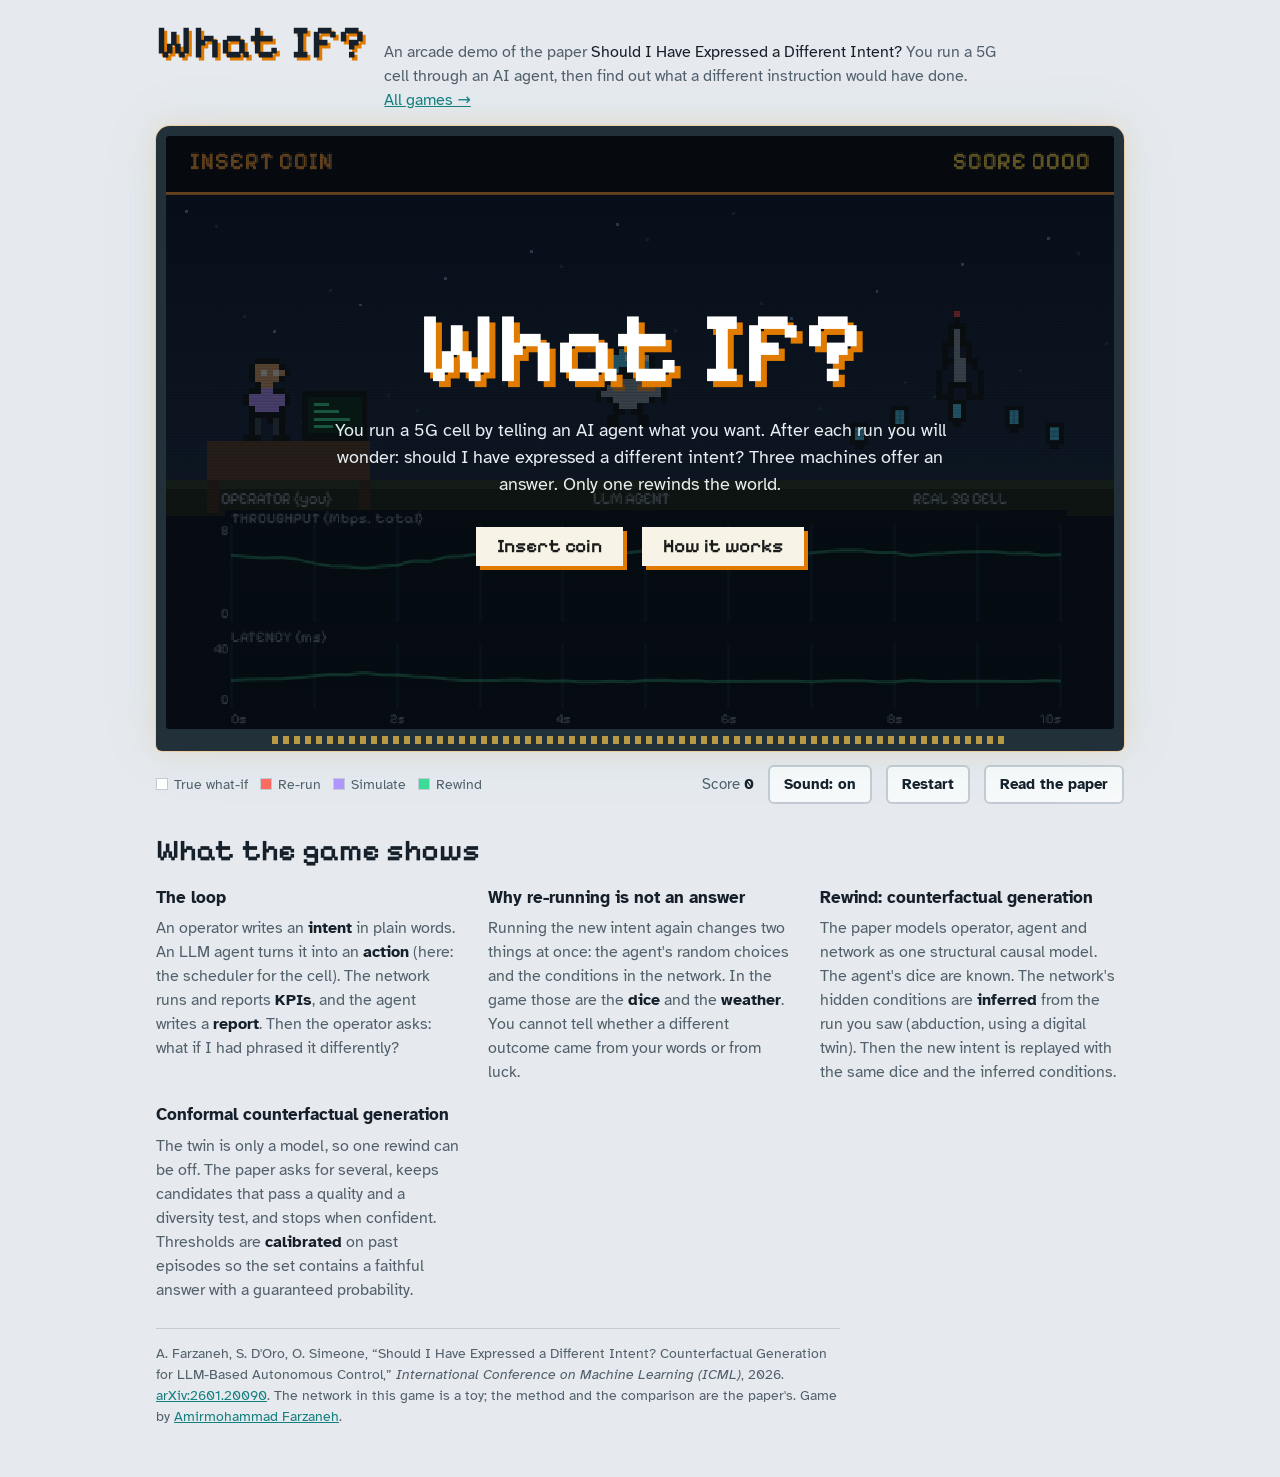
<file: games/what-if/index.html>
<!DOCTYPE html>
<html lang="en">
<head>
<meta charset="utf-8">
<meta name="viewport" content="width=device-width, initial-scale=1, viewport-fit=cover">
<title>What If? Arcade</title>
<meta name="description" content="A retro arcade demo of the ICML 2026 paper “Should I Have Expressed a Different Intent? Counterfactual Generation for LLM-Based Autonomous Control” by Amirmohammad Farzaneh, Salvatore D'Oro and Osvaldo Simeone.">
<link rel="preconnect" href="https://fonts.googleapis.com">
<link rel="preconnect" href="https://fonts.gstatic.com" crossorigin>
<link href="https://fonts.googleapis.com/css2?family=Pixelify+Sans:wght@400;600&family=Atkinson+Hyperlegible:wght@400;700&display=swap" rel="stylesheet">
<style>
/* Layout: page header, a CRT in a circuit-board bezel, a control strip, then a plain-language explainer. */
:root {
  --page: #e6e9ee; --ink: #16202a; --quiet: #51606b; --line: #c2cbd3;
  --amber: #e07b00; --teal: #137f7e; --bezel: #22303a; --pin: #c9a646;
  --btn: #f7f9fa; --btn-ink: #16202a;
  color-scheme: light;
  box-sizing: border-box;
  padding-top: env(safe-area-inset-top, 0px);
  padding-bottom: env(safe-area-inset-bottom, 0px);
}
@media (prefers-color-scheme: dark) {
  :root:not([data-theme="light"]) {
    --page: #141c23; --ink: #e3e9ee; --quiet: #9aa9b4; --line: #34434d;
    --amber: #ffa23a; --teal: #45c2bd; --bezel: #0c1216; --pin: #b8963a;
    --btn: #22303a; --btn-ink: #e3e9ee;
    color-scheme: dark;
  }
}
:root[data-theme="dark"] {
  --page: #141c23; --ink: #e3e9ee; --quiet: #9aa9b4; --line: #34434d;
  --amber: #ffa23a; --teal: #45c2bd; --bezel: #0c1216; --pin: #b8963a;
  --btn: #22303a; --btn-ink: #e3e9ee;
  color-scheme: dark;
}
*, *::before, *::after { box-sizing: inherit; }
body {
  margin: 0; background: var(--page); color: var(--ink);
  font: 16px/1.5 "Atkinson Hyperlegible", system-ui, -apple-system, "Segoe UI", sans-serif;
}
.wrap { max-width: 1000px; margin: 0 auto; padding-block: 20px 36px; padding-inline: 16px; }
header { display: flex; flex-wrap: wrap; align-items: baseline; gap: 4px 18px; margin-bottom: 14px; }
h1 {
  margin: 0; font: 600 clamp(30px, 6vw, 46px)/1 "Pixelify Sans", ui-monospace, monospace;
  letter-spacing: 0.02em; color: var(--ink); text-shadow: 3px 3px 0 var(--amber);
}
header p { margin: 0; color: var(--quiet); max-width: 62ch; }
header p em { font-style: normal; color: var(--ink); }
header p .back { color: var(--teal); white-space: nowrap; }

.bezel {
  background: var(--bezel); border-radius: 14px 14px 6px 6px; padding: 10px 10px 22px; position: relative;
  box-shadow: 0 0 0 1px rgba(255, 170, 60, 0.35), 0 0 28px rgba(255, 150, 40, 0.2), 0 0 60px rgba(80, 235, 255, 0.1);
}
.bezel::after {
  content: ""; position: absolute; left: 12%; right: 12%; bottom: 7px; height: 8px;
  background: repeating-linear-gradient(90deg, var(--pin) 0 6px, transparent 6px 11px); opacity: 0.9;
}
.stage { position: relative; aspect-ratio: 16 / 10; width: 100%; max-width: 100%; overflow: hidden; border-radius: 4px; background: #000; container-type: inline-size; }
#screen { position: absolute; inset: 0; width: 100%; height: 100%; image-rendering: pixelated; image-rendering: crisp-edges; display: block; }
#scan {
  position: absolute; inset: 0; pointer-events: none; mix-blend-mode: multiply; opacity: 0.45;
  background: linear-gradient(to bottom, transparent 50%, rgba(20, 0, 40, 0.35) 50%); background-size: 100% calc(100% / 200);
}
#layer { position: absolute; inset: 0; -webkit-user-select: none; user-select: none; }

/* Overlays inside the screen */
.overlay { position: absolute; inset: 0; display: flex; align-items: center; justify-content: center; background: rgba(6, 10, 14, 0.55); padding: 3%; }
.overlay.low { align-items: flex-start; background: transparent; pointer-events: none; padding-top: 11.5%; }
.overlay.low > * { pointer-events: auto; }
.overlay[hidden] { display: none; }
.box {
  background: #f7f3e6; color: #1b1b1b; border: 3px solid #1b1b1b; box-shadow: 5px 5px 0 #1b1b1b;
  max-width: 86%; max-height: 94%; overflow: auto; padding: 2.6cqw 3.2cqw; text-align: left;
  font: 400 clamp(12px, 2.6cqw, 18px)/1.35 "Pixelify Sans", ui-monospace, monospace;
}
.box.wide { max-width: 94%; width: 94%; }
.box.ccg { max-height: 53%; display: flex; flex-direction: column; padding-block: 1.4cqw; }
.box.ccg h3 { margin-bottom: 0.3em; }
#ccgPlay { display: flex; flex-direction: column; min-height: 0; }
.box p { margin: 0 0 0.8em; }
.box h3 { margin: 0 0 0.5em; font: 600 clamp(15px, 3.6cqw, 26px)/1.1 "Pixelify Sans", ui-monospace, monospace; }
.box h3 small { color: #6a5a30; font-weight: 400; font-size: 0.7em; margin-left: 0.6em; }
.box .hint { color: #5d5a4e; font-size: 0.9em; }
.box button {
  font: 600 clamp(12px, 2.6cqw, 18px)/1 "Pixelify Sans", ui-monospace, monospace;
  background: #1b1b1b; color: #f7f3e6; border: 0; padding: 0.55em 1.1em; cursor: pointer;
}
.box button:disabled { opacity: 0.4; cursor: default; }
.box button.ghost { background: transparent; color: #1b1b1b; border: 2px solid #1b1b1b; }
.row { display: flex; flex-wrap: wrap; gap: 1.2cqw; align-items: center; margin-top: 1cqw; }
.row.end { justify-content: flex-end; }
.title { flex-direction: column; text-align: center; gap: 2cqw; background: rgba(6, 10, 14, 0.62); }
.title h2 { margin: 0; color: #fff; font: 600 clamp(34px, 12cqw, 100px)/1 "Pixelify Sans", ui-monospace, monospace; text-shadow: 0.06em 0.06em 0 var(--amber); }
.title p { margin: 0; color: #e8eef2; max-width: 36em; font-size: clamp(13px, 2.6cqw, 18px); }
.title .row { gap: 2cqw; margin-top: 1cqw; justify-content: center; }
.title button {
  font: 600 clamp(13px, 2.8cqw, 19px)/1 "Pixelify Sans", ui-monospace, monospace;
  background: #f7f3e6; color: #1b1b1b; border: 0; padding: 0.55em 1.1em; cursor: pointer; box-shadow: 4px 4px 0 var(--amber);
}
.title button:disabled { opacity: 0.5; }
.title a { color: #ffd591; }
button:focus-visible { outline: 3px solid var(--teal); outline-offset: 3px; }

/* Intent builder chips */
.chips { display: grid; grid-template-columns: max-content 1fr; gap: 0.8cqw 1.6cqw; align-items: center; margin: 0.6em 0 1em; }
.chips .lab { color: #5d5a4e; font-size: 0.9em; }
.chips .grp { display: flex; flex-wrap: wrap; gap: 0.6cqw; }
.chip {
  font: 600 clamp(11px, 2.3cqw, 16px)/1 "Pixelify Sans", ui-monospace, monospace;
  background: #fff; color: #1b1b1b; border: 2px solid #1b1b1b; padding: 0.45em 0.8em; cursor: pointer;
}
.chip[aria-pressed="true"] { background: #1b1b1b; color: #f7f3e6; }
.chip.was { border-style: dashed; opacity: 0.55; }
.chip.changed[aria-pressed="true"] { background: var(--amber); color: #1b1b1b; border-color: #1b1b1b; }
.intent { background: #fff; border: 2px solid #1b1b1b; padding: 0.6em 0.8em; margin: 0.2em 0 0.8em; min-height: 2.6em; }
.intent b { color: #a24e00; }

/* Method cabinets */
.cabs { display: grid; grid-template-columns: repeat(3, 1fr); gap: 1.4cqw; margin: 0.6em 0; }
.cab {
  display: flex; flex-direction: column; gap: 0.5cqw; text-align: left; cursor: pointer;
  background: #fff; color: #1b1b1b; border: 3px solid #1b1b1b; padding: 1.2cqw 1.4cqw; box-shadow: 4px 4px 0 #1b1b1b;
  font: 400 clamp(11px, 2.2cqw, 15px)/1.3 "Pixelify Sans", ui-monospace, monospace;
}
.cab:hover, .cab:focus-visible { transform: translate(-2px, -2px); box-shadow: 6px 6px 0 #1b1b1b; }
.cab b { font-size: 1.25em; display: block; border-bottom: 3px solid; padding-bottom: 0.2em; margin-bottom: 0.2em; }
.cab.ig b { border-color: #d6403a; } .cab.sig b { border-color: #8b5cf6; } .cab.cg b { border-color: #15a37f; }
.cab .tag { font-size: 0.8em; color: #5d5a4e; }
@media (max-width: 560px) { .cabs { grid-template-columns: 1fr; } .chips { grid-template-columns: 1fr; } }

/* Result comparison */
.cmp { display: grid; grid-template-columns: 1fr 1fr; gap: 1.6cqw; margin: 0.3em 0 0.6em; }
.rep { background: #fff; border: 2px solid #1b1b1b; padding: 0.6em 0.8em; min-width: 0; font-size: 0.85em; }
.rep h4 { margin: 0 0 0.4em; font: 600 1em/1.1 "Pixelify Sans", ui-monospace, monospace; display: flex; align-items: center; gap: 0.5em; }
.rep h4 .sw { width: 0.8em; height: 0.8em; display: inline-block; border: 2px solid #1b1b1b; }
.score { font: 600 clamp(16px, 4cqw, 32px)/1 "Pixelify Sans", ui-monospace, monospace; color: #a24e00; }
.bar { height: 0.7em; background: #ddd; border: 2px solid #1b1b1b; margin: 0.3em 0 0.6em; }
.bar i { display: block; height: 100%; background: #15a37f; }
@media (max-width: 560px) { .cmp { grid-template-columns: 1fr; } }

/* Conformal stage */
.cands { display: flex; flex-direction: column; gap: 0.5cqw; margin: 0.4em 0; flex: 1 1 auto; min-height: 4.5em; overflow: auto; }
.cand { display: grid; grid-template-columns: 2.2em 1fr auto; gap: 0.8cqw; align-items: center; background: #fff; border: 2px solid #1b1b1b; padding: 0.3em 0.6em; font-size: 0.85em; }
.cand.skip { opacity: 0.55; border-style: dashed; }
.cand .k { font-weight: 600; }
.cand .st { font-weight: 600; white-space: nowrap; }
.cand.ok .st { color: #15a37f; } .cand.skip .st { color: #8b5cf6; }
.cand .q { color: #5d5a4e; }
.tally { display: grid; grid-template-columns: repeat(3, 1fr); gap: 1cqw; margin: 0.4em 0; }
.tile { background: #fff; border: 2px solid #1b1b1b; padding: 0.15em 0.5em; display: flex; align-items: baseline; gap: 0.5em; min-width: 0; }
.tile .v { font: 600 1.25em/1 "Pixelify Sans", ui-monospace, monospace; }
.tile .l { color: #5d5a4e; font-size: 0.75em; line-height: 1.1; }
.verdict { padding: 0.35em 0.8em; border: 2px solid #1b1b1b; margin: 0.3em 0; font-weight: 600; font-size: 0.9em; }
.verdict.ok { background: #d9f5ea; } .verdict.miss { background: #fde0de; }
@media (max-width: 560px) { .tally { grid-template-columns: 1fr 1fr; } }

/* Controls under the picture */
.controls { display: flex; flex-wrap: wrap; align-items: center; gap: 10px 14px; margin-top: 14px; }
.meta { margin-left: auto; display: flex; align-items: center; gap: 14px; color: var(--quiet); font-size: 15px; flex-wrap: wrap; }
.meta strong { color: var(--ink); }
.plain {
  font: 700 15px/1 "Atkinson Hyperlegible", system-ui, sans-serif; background: var(--btn); color: var(--btn-ink);
  border: 2px solid var(--line); border-radius: 6px; padding: 10px 14px; cursor: pointer; text-decoration: none; display: inline-block;
}
.legend { display: flex; gap: 12px; flex-wrap: wrap; font-size: 14px; color: var(--quiet); }
.legend span::before { content: ""; display: inline-block; width: 12px; height: 12px; margin-right: 6px; vertical-align: -1px; border: 1px solid var(--line); }
.legend .t::before { background: #fff; } .legend .ig::before { background: #ff6a5e; } .legend .sig::before { background: #b394ff; } .legend .cg::before { background: #3ddc97; }

.explain { margin-top: 30px; display: grid; grid-template-columns: repeat(auto-fit, minmax(260px, 1fr)); gap: 18px 28px; }
.explain h2 { grid-column: 1 / -1; margin: 0; font: 600 clamp(22px, 4vw, 30px)/1.1 "Pixelify Sans", ui-monospace, monospace; }
.explain h3 { margin: 0 0 6px; font-size: 17px; }
.explain p { margin: 0; color: var(--quiet); }
.explain p b { color: var(--ink); }
.cite { margin-top: 26px; padding-top: 14px; border-top: 1px solid var(--line); color: var(--quiet); font-size: 14px; max-width: 76ch; }
.cite a { color: var(--teal); }
@media (prefers-reduced-motion: reduce) { .cab:hover { transform: none; } }
</style>
</head>
<body>
<div class="wrap">
  <header>
    <h1>What If?</h1>
    <p>An arcade demo of the paper <em>Should I Have Expressed a Different Intent?</em> You run a 5G cell through an AI agent, then find out what a different instruction would have done. <a class="back" href="../../games.html">All games →</a></p>
  </header>

  <div class="bezel">
    <div class="stage">
      <canvas id="screen" width="640" height="400" aria-label="Game picture"></canvas>
      <div id="scan" aria-hidden="true"></div>
      <div id="layer">

        <div id="dlg" class="overlay" hidden>
          <div class="box" role="dialog" aria-modal="true" aria-labelledby="dlgText">
            <p id="dlgText"></p>
            <div class="row end"><button id="dlgOk">OK</button></div>
          </div>
        </div>

        <div id="intentPanel" class="overlay" hidden>
          <div class="box wide" role="dialog" aria-modal="true" aria-labelledby="intentTitle">
            <h3 id="intentTitle">Tell the agent what you want</h3>
            <p id="intentHint" class="hint">Pick the pieces of your instruction. The agent reads the text, not the buttons.</p>
            <div class="chips" id="chips"></div>
            <div class="intent" id="intentPreview"></div>
            <div class="row end"><button id="intentGo">Send intent</button></div>
          </div>
        </div>

        <div id="methodPanel" class="overlay" hidden>
          <div class="box wide" role="dialog" aria-modal="true" aria-labelledby="methodTitle">
            <h3 id="methodTitle">How should we answer your what-if?</h3>
            <p class="hint">Three machines claim they can tell you what would have happened. Pick one. The truth is revealed afterwards.</p>
            <div class="cabs">
              <button class="cab ig" data-m="IG"><b>RE-RUN</b><span>Send the new intent to the real network and see what happens now.</span><span class="tag">New dice, new weather. The paper calls this interventional generation.</span></button>
              <button class="cab sig" data-m="SIG"><b>SIMULATE</b><span>Send the new intent to a digital twin of the network with a fresh random seed.</span><span class="tag">New dice, guessed weather. Simulated interventional generation.</span></button>
              <button class="cab cg" data-m="CG"><b>REWIND</b><span>Infer the hidden conditions of the run you saw, keep the agent's dice, replay with the new intent.</span><span class="tag">Same dice, inferred weather. The paper's counterfactual generation.</span></button>
            </div>
          </div>
        </div>

        <div id="resultPanel" class="overlay" hidden>
          <div class="box wide" role="dialog" aria-modal="true" aria-labelledby="resultTitle">
            <h3 id="resultTitle">Result</h3>
            <div class="cmp">
              <div class="rep" id="repMethod"></div>
              <div class="rep" id="repTruth"></div>
            </div>
            <div id="resultScore"></div>
            <p id="resultNote" class="hint"></p>
            <div class="row end"><button class="ghost" id="cmpAll">Compare all three</button><button id="nextRound">Next</button></div>
          </div>
        </div>

        <div id="ccgPanel" class="overlay low" hidden>
          <div class="box wide ccg" role="dialog" aria-modal="true" aria-labelledby="ccgTitle">
            <h3 id="ccgTitle">Bonus stage: how many rewinds? <small id="ccgSub"></small></h3>
            <div id="ccgSetup">
              <p class="hint">REWIND guesses the hidden weather, so one answer can be off. Ask for several, and keep only the ones that pass. How often may the set miss the truth?</p>
              <div class="row" id="epsRow">
                <button class="chip" data-eps="0.1" aria-pressed="false">Miss at most 10%</button>
                <button class="chip" data-eps="0.2" aria-pressed="true">Miss at most 20%</button>
                <button class="chip" data-eps="0.3" aria-pressed="false">Miss at most 30%</button>
              </div>
              <div class="row end"><button id="calBtn">Calibrate on 100 past episodes</button></div>
              <p id="calOut" class="hint"></p>
            </div>
            <div id="ccgPlay" hidden>
              <p id="ccgEpisode" class="hint"></p>
              <div class="cands" id="cands"></div>
              <div id="ccgVerdict"></div>
              <div class="tally">
                <div class="tile"><div class="v" id="tCov">–</div><div class="l">truth covered (CCG)</div></div>
                <div class="tile"><div class="v" id="tSamp">–</div><div class="l">avg. rewinds used</div></div>
                <div class="tile"><div class="v" id="tBase">–</div><div class="l">fixed budget: 10 rewinds, covered</div></div>
              </div>
              <div class="row end"><button id="pullBtn">Pull lever</button><button class="ghost" id="revealBtn" hidden>Reveal truth</button><button class="ghost" id="ccgNext" hidden>Another what-if</button><button id="ccgDone" hidden>Finish</button></div>
            </div>
          </div>
        </div>

        <div id="endScreen" class="overlay title" hidden>
          <h2>Game over</h2>
          <p id="endText"></p>
          <p>The paper: <a href="https://arxiv.org/abs/2601.20090" target="_blank" rel="noopener">arXiv 2601.20090</a>, ICML 2026.</p>
          <div class="row"><button id="playAgain">Play again</button></div>
        </div>

        <div id="titleScreen" class="overlay title">
          <h2>What If?</h2>
          <p>You run a 5G cell by telling an AI agent what you want. After each run you will wonder: should I have expressed a different intent? Three machines offer an answer. Only one rewinds the world.</p>
          <div class="row"><button id="newGame" disabled>Insert coin</button><button id="howBtn">How it works</button></div>
        </div>

      </div>
    </div>
  </div>

  <div class="controls">
    <div class="legend" aria-label="Trace colours"><span class="t">True what-if</span><span class="ig">Re-run</span><span class="sig">Simulate</span><span class="cg">Rewind</span></div>
    <div class="meta">
      <span>Score <strong id="scoreOut">0</strong></span>
      <button class="plain" id="soundBtn" aria-pressed="true">Sound: on</button>
      <button class="plain" id="restartBtn">Restart</button>
      <a class="plain" href="https://arxiv.org/abs/2601.20090" target="_blank" rel="noopener">Read the paper</a>
    </div>
  </div>

  <section class="explain">
    <h2>What the game shows</h2>
    <div>
      <h3>The loop</h3>
      <p>An operator writes an <b>intent</b> in plain words. An LLM agent turns it into an <b>action</b> (here: the scheduler for the cell). The network runs and reports <b>KPIs</b>, and the agent writes a <b>report</b>. Then the operator asks: what if I had phrased it differently?</p>
    </div>
    <div>
      <h3>Why re-running is not an answer</h3>
      <p>Running the new intent again changes two things at once: the agent's random choices and the conditions in the network. In the game those are the <b>dice</b> and the <b>weather</b>. You cannot tell whether a different outcome came from your words or from luck.</p>
    </div>
    <div>
      <h3>Rewind: counterfactual generation</h3>
      <p>The paper models operator, agent and network as one structural causal model. The agent's dice are known. The network's hidden conditions are <b>inferred</b> from the run you saw (abduction, using a digital twin). Then the new intent is replayed with the same dice and the inferred conditions.</p>
    </div>
    <div>
      <h3>Conformal counterfactual generation</h3>
      <p>The twin is only a model, so one rewind can be off. The paper asks for several, keeps candidates that pass a quality and a diversity test, and stops when confident. Thresholds are <b>calibrated</b> on past episodes so the set contains a faithful answer with a guaranteed probability.</p>
    </div>
  </section>

  <p class="cite">A. Farzaneh, S. D'Oro, O. Simeone, “Should I Have Expressed a Different Intent? Counterfactual Generation for LLM-Based Autonomous Control,” <em>International Conference on Machine Learning (ICML)</em>, 2026. <a href="https://arxiv.org/abs/2601.20090" target="_blank" rel="noopener">arXiv:2601.20090</a>. The network in this game is a toy; the method and the comparison are the paper's. Game by <a href="https://afarzaneh.com">Amirmohammad Farzaneh</a>.</p>
</div>

<script>
"use strict";
const $ = (id) => document.getElementById(id);
const cv = $("screen"), ctx = cv.getContext("2d");
const W = 640, H = 400;

/* ===================== Random numbers ===================== */
function mulberry32(a) { return function () { a |= 0; a = a + 0x6D2B79F5 | 0; let t = Math.imul(a ^ a >>> 15, 1 | a); t = t + Math.imul(t ^ t >>> 7, 61 | t) ^ t; return ((t ^ t >>> 14) >>> 0) / 4294967296; }; }
let seedCounter = (Date.now() % 1000003) | 0;
const newRng = () => mulberry32(seedCounter = (seedCounter * 1103515245 + 12345) & 0x7fffffff);
const gumbel = (r) => -Math.log(-Math.log(Math.max(1e-9, r())));
const randn = (r) => { const u = Math.max(1e-9, r()), v = r(); return Math.sqrt(-2 * Math.log(u)) * Math.cos(2 * Math.PI * v); };
const clamp = (x, a, b) => Math.max(a, Math.min(b, x));
const mean = (a) => a.reduce((s, v) => s + v, 0) / a.length;
const argmin = (a) => a.reduce((b, v, i) => (v < a[b] ? i : b), 0);
const argmax = (a) => a.reduce((b, v, i) => (v > a[b] ? i : b), 0);
const median = (a) => { const s = [...a].sort((x, y) => x - y); return s[Math.floor(s.length / 2)]; };

/* ===================== The toy world ===================== */
const GOALS = {
  thr: { short: "Max throughput", text: "maximize aggregate throughput", pf: 1.6 },
  fair: { short: "Fairness", text: "share capacity fairly across users", pf: -1.5 },
  lat: { short: "Low latency", text: "keep latency low and stable", pf: -0.7 }
};
const LOADS = { light: { short: "Light traffic", v: 0.6 }, heavy: { short: "Heavy traffic", v: 1.2 } };
const UES = { 3: { short: "3 users" }, 5: { short: "5 users" }, 8: { short: "8 users" } };
const STYLES = { plain: { short: "Plain words", pf: 0 }, formal: { short: "Formal request", pf: 0.35 } };
const TIMES = Array.from({ length: 51 }, (_, i) => i * 0.2);
const C_CELL = 6.0;

function intentText(I) {
  const g = GOALS[I.goal].text, l = LOADS[I.load].v.toFixed(1);
  if (I.style === "formal") return `Context: the cell serves ${I.n} UEs, each with an expected offered load of ${l} Mbps. Goal: configure the gNB to ${g}. Please summarize the resulting KPIs over a 10 second observation window.`;
  return `${I.n} UEs, ${l} Mbps each. Configure the gNB to ${g}. Summarize the KPIs over 10 s.`;
}
function intentHTML(I, ref) {
  const mark = (k, s) => (ref && ref[k] !== I[k]) ? `<b>${s}</b>` : s;
  const g = mark("goal", GOALS[I.goal].text), l = mark("load", LOADS[I.load].v.toFixed(1) + " Mbps"), n = mark("n", I.n + " UEs");
  if (I.style === "formal") return (ref && ref.style !== I.style ? "<b>Context:</b> " : "Context: ") + `the cell serves ${n}, each with an expected offered load of ${l}. Goal: configure the gNB to ${g}. Please summarize the resulting KPIs over a 10 second observation window.`;
  return `${n}, ${l} each. Configure the gNB to ${g}. Summarize the KPIs over 10 s.`;
}
function pfLogit(I) { return GOALS[I.goal].pf + STYLES[I.style].pf + (I.load === "heavy" ? 0.5 : -0.3) + (I.n === 8 ? 0.3 : I.n === 3 ? -0.3 : 0); }
// The agent: Gumbel-max over {RR, PF}. uA is the agent's dice (exogenous noise).
function decide(I, uA) {
  const sRR = 0 + uA[0], sPF = pfLogit(I) + uA[1];
  return { sched: sPF > sRR ? "PF" : "RR", n: I.n, load: LOADS[I.load].v, sRR, sPF };
}
// Hidden conditions of the network: a storm (fading dip) at time ts, depth d, width w; a shadowing offset; a fast-fading seed.
function worldNoise(r) { return { ts: 1.5 + r() * 6.5, d: 0.18 + r() * 0.3, w: 0.5 + r() * 0.9, shadow: (r() - 0.5) * 0.16, jseed: Math.floor(r() * 1e9) }; }
const stormAt = (U, t) => U.d * Math.exp(-2 * ((t - U.ts) / U.w) ** 2);
// Environment. twin=true is the digital twin: no fast fading, slightly wrong efficiencies.
function runEnv(A, U, twin) {
  const eff = A.sched === "PF" ? (twin ? 0.89 : 0.92) : (twin ? 0.745 : 0.72);
  const offered = A.n * A.load;
  const jr = mulberry32(U.jseed); let j = 0; const thr = [], lat = [];
  for (const t of TIMES) {
    const storm = stormAt(U, t);
    const cap = C_CELL * eff * (1 + U.shadow) * (1 - storm);
    j = twin ? 0 : 0.6 * j + 0.4 * randn(jr) * 0.05;
    const agg = Math.max(0.2, Math.min(offered, cap) * (1 + j));
    const util = offered / cap;
    const base = A.sched === "PF" ? 13 : 7;
    thr.push(agg); lat.push(base + 3 * util + storm * 18 + (twin ? 0 : Math.abs(j) * 30));
  }
  const spread = A.sched === "PF" ? 0.22 : 0.04;
  const avg = mean(thr) / A.n;
  return { thr, lat, perUE: { min: avg * (1 - spread), max: avg * (1 + spread) }, twin: !!twin, U, A, offered };
}
function episodeStats(Z) {
  const total = mean(Z.thr), per = total / Z.A.n;
  const ls = [...Z.lat].sort((a, b) => a - b), l10 = ls[5], l90 = ls[45];
  const i = argmin(Z.thr), j = argmax(Z.lat);
  const dipDepth = 1 - Z.thr[i] / median(Z.thr);
  const latBump = Z.lat[j] - median(Z.lat);
  const visible = dipDepth > 0.08 || latBump > 3;
  const tDip = dipDepth > 0.08 ? TIMES[i] : TIMES[j];
  return { total, per, l10, l90, tDip, dipDepth, visible, dipTotal: Z.thr[i] };
}
const f1 = (x) => x.toFixed(1), f2 = (x) => x.toFixed(2);
// Report generator. uY picks the phrasing (the report LLM's dice).
function reportText(Z, uY) {
  const s = episodeStats(Z), v = uY % 3, sched = Z.A.sched;
  const spreadWord = sched === "PF" ? "a moderate spread across users" : "a very small spread across users";
  const dip = s.visible ? [
    ` A brief dip occurs at t≈${f1(s.tDip)} s, where total throughput drops to about ${f1(s.dipTotal)} Mbps before recovering.`,
    ` A short dip is observed near t≈${f1(s.tDip)} s (total ≈${f1(s.dipTotal)} Mbps), followed by a smooth return.`,
    ` Around t≈${f1(s.tDip)} s a mild dip appears before fast recovery.`][v] : [" No notable dips are observed.", " The run is stable throughout.", " Throughput stays flat for the whole window."][v];
  const body = [
    `Over 10 s, the system achieves an average throughput of ${f2(s.per)} Mbps per UE (total ≈${f1(s.total)} Mbps), with ${spreadWord}. Average latency remains between ${Math.round(s.l10)}–${Math.round(s.l90)} ms.`,
    `The system delivers ${f2(s.per)} Mbps per UE on average (total ≈${f1(s.total)} Mbps) with ${spreadWord}. Latency stays within ${Math.round(s.l10)}–${Math.round(s.l90)} ms.`,
    `Per-UE throughput is close to ${f2(s.per)} Mbps (total ≈${f1(s.total)} Mbps), ${spreadWord}. Latency sits at ${Math.round(s.l10)}–${Math.round(s.l90)} ms.`][v];
  return `Chosen scheduler: ${sched}. ${body}${dip}`;
}
// Abduction: infer the hidden conditions from the factual KPIs using the twin's model. Returns the posterior mode.
function abduceMode(Zf) {
  const A = Zf.A, thr = Zf.thr, lat = Zf.lat;
  const eff = A.sched === "PF" ? 0.89 : 0.745, offered = A.n * A.load, capNom = C_CELL * eff;
  const medT = median(thr), medL = median(lat);
  const limited = medT < offered * 0.97;
  const shadow = limited ? medT / capNom - 1 : null;              // not identifiable when traffic is light
  const score = TIMES.map((_, i) => (medT - thr[i]) / medT + (lat[i] - medL) / 30);
  const i = argmax(score);
  const dThr = 1 - thr[i] / medT, dLat = (lat[i] - medL) / 18;
  const d = clamp(limited ? Math.max(dThr, dLat * 0.9) : dLat, 0.03, 0.6);
  let cnt = 0; for (let k = 0; k < TIMES.length; k++) if (score[k] > score[i] * 0.5) cnt++;
  const w = clamp(cnt * 0.2 / 1.18, 0.4, 1.6);
  return { ts: TIMES[i], d, w, shadow, limited };
}
// One posterior sample around the mode (what a neural posterior estimator would return), with a quality score.
// With probability GHOST the estimator latches onto a spurious fade (a fast-fading wobble), as an imperfect posterior would.
const GHOST = 0.3;
function sampleU(mode, r) {
  const ghost = r() < GHOST;
  const ts = ghost ? 1 + r() * 8 : clamp(mode.ts + randn(r) * 0.18, 0.2, 9.8);
  const d = clamp(mode.d * (ghost ? 0.6 + 0.8 * r() : 1) + randn(r) * 0.04, 0.03, 0.6), w = clamp(mode.w + randn(r) * 0.12, 0.3, 1.8);
  const shadow = mode.shadow === null ? (r() - 0.5) * 0.16 : clamp(mode.shadow + randn(r) * 0.012, -0.1, 0.1);
  // Quality: a noisy score (the paper uses the report LLM's normalized log-likelihood). Wrong samples tend to score lower, not always.
  const q = clamp((ghost ? 0.42 : 0.74) + randn(r) * 0.14, 0.05, 1);
  return { ts, d, w, shadow, jseed: Math.floor(r() * 1e9), q, est: true, ghost };
}
// How faithful is report/KPIs Z1 to the truth Z2? 0..100.
function matchScore(Z1, Z2) {
  const n = Z2.A.n;
  const mT = mean(Z1.thr.map((v, i) => Math.abs(v - Z2.thr[i]))) / n;
  const mL = mean(Z1.lat.map((v, i) => Math.abs(v - Z2.lat[i])));
  const s1 = episodeStats(Z1), s2 = episodeStats(Z2);
  const dipPen = (s1.visible || s2.visible) ? 30 * Math.min(1, Math.abs(s1.tDip - s2.tDip) / 1.5) : 0;
  const schedPen = Z1.A.sched === Z2.A.sched ? 0 : 20;
  return clamp(Math.round(100 - 170 * mT - 2 * mL - dipPen - schedPen), 0, 100);
}
const traceSim = (Z1, Z2) => 1 - Math.min(1, mean(Z1.thr.map((v, i) => Math.abs(v - Z2.thr[i]))) / 0.6);

/* ===================== Game state ===================== */
const METHODS = {
  IG: { name: "RE-RUN", color: "#ff6a5e", long: "interventional generation" },
  SIG: { name: "SIMULATE", color: "#b394ff", long: "simulated interventional generation" },
  CG: { name: "REWIND", color: "#3ddc97", long: "counterfactual generation" }
};
const G = { score: 0, round: 0, rounds: 3, fact: null, cf: null, results: {}, scene: {}, sound: true };
try { G.sound = localStorage.getItem("whatif-sound") !== "off"; } catch (e) { }

function makeFactual(I) {
  const r = newRng();
  const uA = [gumbel(r), gumbel(r)], uY = Math.floor(r() * 3), U = worldNoise(r);
  const A = decide(I, uA), Z = runEnv(A, U, false);
  return { I, uA, uY, U, A, Z, Y: reportText(Z, uY) };
}
// The true counterfactual: same dice, same hidden conditions, new intent. Only the game can see it.
function trueCF(F, I2) { const A = decide(I2, F.uA), Z = runEnv(A, F.U, false); return { I: I2, A, Z, Y: reportText(Z, F.uY), U: F.U }; }
function runMethod(m, F, I2) {
  const r = newRng();
  if (m === "IG") { const uA = [gumbel(r), gumbel(r)], U = worldNoise(r), A = decide(I2, uA), Z = runEnv(A, U, false); return { A, Z, Y: reportText(Z, Math.floor(r() * 3)), U, dice: "new", twin: false }; }
  if (m === "SIG") { const uA = [gumbel(r), gumbel(r)], U = worldNoise(r), A = decide(I2, uA); U.shadow *= 2; const Z = runEnv(A, U, true); return { A, Z, Y: reportText(Z, Math.floor(r() * 3)), U, dice: "new", twin: true }; }
  const mode = abduceMode(F.Z), U = sampleU(mode, r), A = decide(I2, F.uA), Z = runEnv(A, U, true);
  return { A, Z, Y: reportText(Z, F.uY), U, dice: "same", twin: true, mode };
}

/* ===================== Sound ===================== */
let ac = null;
function beep(freq, dur, type, vol) {
  if (!G.sound) return;
  try {
    ac = ac || new (window.AudioContext || window.webkitAudioContext)();
    const o = ac.createOscillator(), g = ac.createGain();
    o.type = type || "square"; o.frequency.value = freq;
    g.gain.setValueAtTime(vol || 0.06, ac.currentTime); g.gain.exponentialRampToValueAtTime(0.0005, ac.currentTime + dur);
    o.connect(g); g.connect(ac.destination); o.start(); o.stop(ac.currentTime + dur);
  } catch (e) { }
}
const sfx = {
  click: () => beep(660, 0.06), send: () => { beep(520, 0.08); setTimeout(() => beep(780, 0.1), 80); },
  dice: () => { for (let i = 0; i < 5; i++) setTimeout(() => beep(300 + Math.random() * 500, 0.04, "triangle"), i * 60); },
  storm: () => beep(110, 0.4, "sawtooth", 0.04), good: () => { [523, 659, 784, 1047].forEach((f, i) => setTimeout(() => beep(f, 0.12), i * 90)); },
  bad: () => { [400, 300, 220].forEach((f, i) => setTimeout(() => beep(f, 0.16, "sawtooth", 0.04), i * 120)); },
  tick: () => beep(880, 0.03, "square", 0.03)
};

/* ===================== Pixel art ===================== */
const PAL = { k: "#101418", w: "#f4f1e8", r: "#e5484d", o: "#ffa23a", y: "#ffd84a", g: "#3ddc97", b: "#4cc9f0", p: "#b394ff", s: "#8899a6", d: "#3b4a57", t: "#d8a070", n: "#1f6f8b" };
const SPR = {
  robot: ["....kkkk....", "...kbbbbk...", "..kbbwbbwk..", "..kbbbbbbk..", "..kbkkkkbk..", "...kkkkkk...", "..kssssssk..", ".ksoossooosk", "kssssssssssk", "k.kssssssk.k", "...ksssk....", "...kk.kk....", "..kk...kk...", "..kk...kk..."],
  person: ["...kkkk...", "..kttttk..", "..ktwtwtk.", "..kttttk..", "...ktt....", "..kkppkk..", ".kppppppk.", ".kppppppk.", "..kppppk..", "..kkkkkk..", "..kd.kdk..", "..kd..dk..", "..kd..dk..", ".kkk..kkk."],
  tower: ["...r....", "...k....", "..kkk...", "..ksk...", "..ksk...", ".kkskk..", ".k.s.k..", ".k.s.k..", ".kksskk.", ".k.ss.k.", "k..ss..k", "k..ss..k", "k.kkkk.k", "k.k..k.k", "kkk..kkk"],
  phone: ["kkkk", "kbbk", "kbbk", "kbbk", "kkkk", ".kk."],
  cloud: [".....sss......", "...sssssss....", "..sssssssssss.", ".sssssssssssss", "ssssssssssssss", ".ssssssssssss.", "..y..y..y.y..."],
  dice: ["kkkkkk", "kwwwwk", "kwwwwk", "kwwwwk", "kwwwwk", "kkkkkk"],
  lens: ["..kkkk..", ".kbbbbk.", "kbwbbbbk", "kbbbbbbk", "kbbbbbbk", ".kbbbbk.", "..kkkkk.", ".....kkk"],
  mail: ["kkkkkkkkkk", "kwwwwwwwwk", "kwkwwwwkwk", "kwwkwwkwwk", "kwwwkkwwwk", "kwwwwwwwwk", "kkkkkkkkkk"],
  chip: ["k.k.k.k.k.", "kkkkkkkkkk", "kggggggggk", "kgkkkkkkgk", "kgkggggkgk", "kgkkkkkkgk", "kggggggggk", "kkkkkkkkkk", "k.k.k.k.k."],
  wifi: ["...bbbb...", "..b....b..", ".b..bb..b.", "b..b..b..b", "....bb....", "....bb...."]
};
function sprite(name, x, y, sc, tint) {
  const rows = SPR[name]; sc = sc || 4;
  for (let j = 0; j < rows.length; j++) for (let i = 0; i < rows[j].length; i++) {
    const c = rows[j][i]; if (c === ".") continue;
    ctx.fillStyle = tint && c !== "k" ? tint : PAL[c]; ctx.fillRect(x + i * sc, y + j * sc, sc, sc);
  }
}
function px(x, y, w, h, c) { ctx.fillStyle = c; ctx.fillRect(Math.round(x), Math.round(y), Math.round(w), Math.round(h)); }
function text(s, x, y, size, color, align, weight) {
  ctx.font = `${weight || 400} ${size}px "Pixelify Sans", ui-monospace, monospace`; ctx.fillStyle = color || PAL.w; ctx.textAlign = align || "left"; ctx.textBaseline = "top"; ctx.fillText(s, x, y);
}
function wrapText(s, x, y, maxW, size, color, lh) {
  ctx.font = `400 ${size}px "Pixelify Sans", ui-monospace, monospace`;
  const words = s.split(" "); let line = "", yy = y;
  for (const w of words) { const t = line ? line + " " + w : w; if (ctx.measureText(t).width > maxW && line) { text(line, x, yy, size, color); line = w; yy += lh || size * 1.25; } else line = t; }
  if (line) text(line, x, yy, size, color); return yy + (lh || size * 1.25);
}
function bubble(s, cx, y, maxW) {
  ctx.font = `600 11px "Pixelify Sans", ui-monospace, monospace`;
  const words = s.split(" "), lines = []; let line = "";
  for (const w of words) { const t = line ? line + " " + w : w; if (ctx.measureText(t).width > maxW - 16 && line) { lines.push(line); line = w; } else line = t; }
  if (line) lines.push(line);
  const bw = Math.min(maxW, Math.max(...lines.map(l => ctx.measureText(l).width)) + 16), bh = lines.length * 13 + 10;
  const x = clamp(cx - bw / 2, 4, W - bw - 4);
  px(x, y, bw, bh, PAL.w); px(x, y, bw, 2, PAL.k); px(x, y + bh - 2, bw, 2, PAL.k); px(x, y, 2, bh, PAL.k); px(x + bw - 2, y, 2, bh, PAL.k);
  px(cx - 4, y + bh, 8, 4, PAL.w); px(cx - 2, y + bh + 4, 4, 3, PAL.w);
  lines.forEach((l, i) => text(l, x + 8, y + 6 + i * 13, 11, PAL.k, "left", 600));
}

/* ===================== Scene drawing ===================== */
// Scene geometry
const OP = { x: 48, y: 150 }, RB = { x: 290, y: 140 }, TW = { x: 520, y: 118 }, GROUND = 232;
const PLOT = { x: 44, y: 262, w: 560, hT: 66, hL: 44, gap: 10 };
const S = G.scene; // scene state: { mode, label, prog, storm, twin, speech, ..., traces: [{Z,color,prog}], hud }

function drawFrame() {
  // background
  px(0, 0, W, H, "#0a1020");
  const grd = ctx.createLinearGradient(0, 40, 0, GROUND); grd.addColorStop(0, "#0d1730"); grd.addColorStop(1, "#1a2a44");
  ctx.fillStyle = grd; ctx.fillRect(0, 40, W, GROUND - 40);
  for (let i = 0; i < 30; i++) { const sx = (i * 97 + 13) % W, sy = 50 + (i * 53) % 150; px(sx, sy, 2, 2, (i % 3) ? "#2b3f66" : "#6d86b5"); }
  px(0, GROUND, W, 6, "#2d3b2a"); px(0, GROUND + 6, W, 18, "#1c2619");
  // HUD
  px(0, 0, W, 40, "#070b14"); px(0, 38, W, 2, PAL.o);
  text(S.hud || "", 16, 10, 16, PAL.o, "left", 600);
  text(`SCORE ${String(G.score).padStart(4, "0")}`, W - 16, 10, 16, PAL.y, "right", 600);
  if (S.round) text(S.round, W - 120, 12, 13, PAL.s, "right");

  // operator desk
  px(OP.x - 20, OP.y + 56, 110, 26, "#5a3d2b"); px(OP.x - 20, OP.y + 82, 8, 22, "#3e2a1d"); px(OP.x + 82, OP.y + 82, 8, 22, "#3e2a1d");
  px(OP.x + 44, OP.y + 22, 44, 34, PAL.k); px(OP.x + 48, OP.y + 26, 36, 24, S.twin ? "#0b3a46" : "#0b2f1f");
  for (let i = 0; i < 4; i++) px(OP.x + 52, OP.y + 30 + i * 5, 10 + (i * 7) % 18, 2, PAL.g);
  sprite("person", OP.x, OP.y, 4);
  text("OPERATOR (you)", OP.x + 26, GROUND + 8, 11, PAL.s, "center");

  // agent
  sprite("robot", RB.x, RB.y, 4);
  text("LLM AGENT", RB.x + 24, GROUND + 8, 11, PAL.s, "center");
  if (S.dice) {
    for (let k = 0; k < 2; k++) {
      const dx = RB.x - 8 + k * 36, dy = RB.y - 36 + (S.diceBounce ? Math.round(Math.sin(performance.now() / 60 + k) * 4) : 0);
      sprite("dice", dx, dy, 4, S.dice === "same" ? "#d9f5ea" : "#fde0de");
      const v = S.diceVals ? S.diceVals[k] : "?"; text(String(v), dx + 12, dy + 5, 12, PAL.k, "center", 600);
    }
    text(S.dice === "same" ? "same dice" : S.dice === "new" ? "new dice" : "rolling…", RB.x + 24, RB.y - 50, 11, S.dice === "same" ? PAL.g : S.dice === "new" ? PAL.r : PAL.y, "center", 600);
  }

  // network
  const twinTint = S.twin ? "#45c2bd" : null;
  if (S.twin) { ctx.setLineDash([4, 4]); ctx.strokeStyle = "#45c2bd"; ctx.lineWidth = 2; ctx.strokeRect(TW.x - 60, TW.y - 50, 168, GROUND - TW.y + 50); ctx.setLineDash([]); text("DIGITAL TWIN", TW.x + 24, TW.y - 46, 11, "#45c2bd", "center", 600); }
  sprite("tower", TW.x, TW.y, 4, twinTint);
  const n = S.nUE || 5;
  for (let i = 0; i < n; i++) { const ang = Math.PI * (0.15 + 0.7 * i / Math.max(1, n - 1)); const ux = TW.x + 16 + Math.cos(ang) * 74 - 8, uy = GROUND - 26 - Math.sin(ang) * 28; sprite("phone", ux, uy, 3, twinTint); }
  text(S.twin ? "SIMULATED CELL" : "REAL 5G CELL", TW.x + 16, GROUND + 8, 11, S.twin ? "#45c2bd" : PAL.s, "center");
  // radio waves when running
  if (S.mode === "run" && Math.floor(performance.now() / 160) % 2) sprite("wifi", TW.x - 4, TW.y - 28, 4, twinTint);

  // storm cloud
  if (S.storm) {
    const U = S.storm, t = S.simT || 0, vis = stormAt(U, t) / U.d;
    const cx = TW.x - 60 + (t / 10) * 140;
    if (vis > 0.05 || S.showStorm) {
      ctx.globalAlpha = S.showStorm ? 0.9 : clamp(vis * 1.5, 0.1, 1);
      sprite("cloud", cx, 52 + (U.est ? 0 : 0), 4, U.est ? "#7fb5c4" : "#8a93a3");
      if (vis > 0.5 && Math.floor(performance.now() / 90) % 3 === 0) { px(cx + 24, 80, 4, 10, PAL.y); px(cx + 20, 90, 4, 8, PAL.y); }
      ctx.globalAlpha = 1;
      if (U.est) text("inferred", cx + 28, 42, 10, "#7fb5c4", "center");
    }
  }
  // messages in flight
  if (S.fly) { const f = S.fly, x = f.x0 + (f.x1 - f.x0) * f.p, y = f.y0 + (f.y1 - f.y0) * f.p - Math.sin(f.p * Math.PI) * 30; sprite(f.spr, x, y, 3); if (f.label) text(f.label, x + 14, y - 14, 10, PAL.y, "center"); }
  if (S.speech) bubble(S.speech.text, S.speech.x, S.speech.y, 230);
  if (S.lens) sprite("lens", S.lens.x, S.lens.y, 4);

  drawPlots();
}
function plotY(v, lo, hi, y0, h) { return y0 + h - clamp((v - lo) / (hi - lo), 0, 1) * h; }
function drawPlots() {
  const P = PLOT;
  px(P.x - 4, P.y - 10, P.w + 8, P.hT + P.hL + P.gap + 26, "#06101a");
  const yT = P.y, yL = P.y + P.hT + P.gap + 4;
  // grid
  ctx.strokeStyle = "#163045"; ctx.lineWidth = 1;
  for (let i = 0; i <= 10; i++) { const x = P.x + (i / 10) * P.w; ctx.beginPath(); ctx.moveTo(x, yT); ctx.lineTo(x, yT + P.hT); ctx.moveTo(x, yL); ctx.lineTo(x, yL + P.hL); ctx.stroke(); }
  text("THROUGHPUT (Mbps, total)", P.x, yT - 9, 10, PAL.s); text("LATENCY (ms)", P.x, yL - 9, 10, PAL.s);
  text("0", P.x - 2, yT + P.hT - 10, 9, PAL.s, "right"); text("8", P.x - 2, yT, 9, PAL.s, "right");
  text("0", P.x - 2, yL + P.hL - 10, 9, PAL.s, "right"); text("40", P.x - 2, yL, 9, PAL.s, "right");
  for (let i = 0; i <= 10; i += 2) text(`${i}s`, P.x + (i / 10) * P.w, yL + P.hL + 3, 9, PAL.s, i === 0 ? "left" : i === 10 ? "right" : "center");
  if (S.plotTitle) text(S.plotTitle, P.x + P.w, yT - 9, 10, PAL.y, "right", 600);
  const traces = S.traces || [];
  for (const tr of traces) {
    const Z = tr.Z, k = Math.max(1, Math.floor((tr.prog === undefined ? 1 : tr.prog) * (TIMES.length - 1)));
    ctx.strokeStyle = tr.color; ctx.lineWidth = tr.width || 2; ctx.globalAlpha = tr.alpha || 1;
    if (tr.dash) ctx.setLineDash(tr.dash);
    ctx.beginPath(); for (let i = 0; i <= k; i++) { const x = P.x + (TIMES[i] / 10) * P.w, y = plotY(Z.thr[i], 0, 8, yT, P.hT); i ? ctx.lineTo(x, y) : ctx.moveTo(x, y); } ctx.stroke();
    ctx.beginPath(); for (let i = 0; i <= k; i++) { const x = P.x + (TIMES[i] / 10) * P.w, y = plotY(Z.lat[i], 0, 40, yL, P.hL); i ? ctx.lineTo(x, y) : ctx.moveTo(x, y); } ctx.stroke();
    ctx.setLineDash([]); ctx.globalAlpha = 1;
    if (tr.prog !== undefined && tr.prog < 1) { const x = P.x + (TIMES[k] / 10) * P.w; px(x - 1, yT, 2, P.hT, PAL.w); }
  }
  if (S.legend) { let x = P.x + P.w - 2; for (const l of [...S.legend].reverse()) { ctx.font = `600 10px "Pixelify Sans"`; const w = ctx.measureText(l.name).width; x -= w + 20; px(x - 3, yT + 1, w + 18, 12, "rgba(6,16,26,0.8)"); px(x, yT + 3, 8, 8, l.color); text(l.name, x + 11, yT + 2, 10, PAL.w, "left", 600); } }
}
function loop() { drawFrame(); requestAnimationFrame(loop); }

/* ===================== Animation helpers ===================== */
const wait = (ms) => new Promise(res => setTimeout(res, ms));
let skipRequested = false;
$("layer").addEventListener("click", (e) => { if (e.target === $("layer")) skipRequested = true; });
async function animate(ms, fn) { const t0 = performance.now(); let p = 0; while (p < 1) { if (skipRequested) { fn(1); break; } p = Math.min(1, (performance.now() - t0) / ms); fn(p); await new Promise(requestAnimationFrame); } }
async function pause(ms) { const t0 = performance.now(); while (performance.now() - t0 < ms && !skipRequested) await new Promise(requestAnimationFrame); }

// Plays one episode through the pipeline. ep = { I, A, Z, Y, U, dice, twin, diceVals, mode }
async function playEpisode(ep, opts) {
  opts = opts || {}; skipRequested = false;
  const F = G.fact;
  S.twin = !!ep.twin; S.nUE = ep.A.n; S.traces = []; S.legend = null; S.storm = null; S.showStorm = false; S.speech = null; S.lens = null; S.dice = null; S.plotTitle = opts.plotTitle || "";
  S.hud = opts.hud || "RUNNING";
  // 1. intent flies to the agent
  sfx.send();
  await animate(700, p => { S.fly = { spr: "mail", x0: OP.x + 60, y0: OP.y + 10, x1: RB.x + 8, y1: RB.y + 10, p, label: "intent" }; });
  S.fly = null;
  // 2. abduction (REWIND only): look at the factual run and infer the weather
  if (ep.mode) {
    S.hud = "ABDUCTION: inferring the hidden conditions";
    S.traces = [{ Z: F.Z, color: "#8899a6", alpha: 0.9 }];
    S.speech = { text: "Let me look at the run you saw…", x: RB.x + 24, y: RB.y - 64 };
    for (let i = 0; i < 2; i++) { sfx.tick(); await animate(700, p => { S.lens = { x: PLOT.x + p * (PLOT.w - 40), y: PLOT.y + 10 }; }); }
    S.lens = { x: PLOT.x + (ep.U.ts / 10) * PLOT.w - 16, y: PLOT.y + 10 };
    S.storm = ep.U; S.simT = ep.U.ts; S.showStorm = true;
    S.speech = { text: `A fade hit around t≈${f1(ep.U.ts)} s. I'll keep that.`, x: RB.x + 24, y: RB.y - 64 };
    sfx.storm(); await pause(1300);
    S.lens = null; S.showStorm = false; S.traces = [];
  }
  // 3. the agent rolls (or reuses) its dice and decides
  S.hud = ep.mode ? "REPLAY: same dice, new intent" : opts.hudThink || "THE AGENT DECIDES";
  S.dice = "rolling"; S.diceBounce = true; S.diceVals = null; sfx.dice();
  await animate(ep.dice === "same" ? 500 : 900, p => { S.diceVals = ep.dice === "same" ? ep.diceVals : [1 + Math.floor(Math.random() * 6), 1 + Math.floor(Math.random() * 6)]; });
  S.diceBounce = false; S.dice = ep.dice || "new"; S.diceVals = ep.diceVals;
  S.speech = { text: `Scheduler: ${ep.A.sched} (${ep.A.sched === "PF" ? "proportional fair" : "round robin"}) for ${ep.A.n} UEs`, x: RB.x + 24, y: RB.y - 64 };
  await pause(900);
  // 4. action flies to the network
  await animate(600, p => { S.fly = { spr: "chip", x0: RB.x + 40, y0: RB.y + 10, x1: TW.x - 10, y1: TW.y + 20, p, label: "action" }; });
  S.fly = null; S.speech = null;
  // 5. the network runs; KPIs stream in
  S.hud = ep.twin ? "THE TWIN RUNS (10 s)" : "THE NETWORK RUNS (10 s)";
  S.storm = ep.U; S.mode = "run";
  const tr = { Z: ep.Z, color: opts.color || PAL.g, prog: 0 }; S.traces = [tr];
  let stormed = false;
  await animate(opts.fast ? 1800 : 3600, p => { tr.prog = p; S.simT = p * 10; if (!stormed && stormAt(ep.U, S.simT) > ep.U.d * 0.6) { stormed = true; sfx.storm(); } });
  tr.prog = 1; S.mode = null; S.simT = 10;
  // 6. KPIs back, report to the operator
  await animate(500, p => { S.fly = { spr: "wifi", x0: TW.x - 10, y0: TW.y + 20, x1: RB.x + 40, y1: RB.y + 10, p, label: "KPIs" }; });
  await animate(500, p => { S.fly = { spr: "mail", x0: RB.x + 8, y0: RB.y + 10, x1: OP.x + 60, y1: OP.y + 10, p, label: "report" }; });
  S.fly = null; S.storm = null; S.hud = opts.hudDone || "REPORT";
}

/* ===================== UI plumbing ===================== */
const panels = ["dlg", "intentPanel", "methodPanel", "resultPanel", "ccgPanel", "endScreen", "titleScreen"];
function show(id) { for (const p of panels) $(p).hidden = p !== id; }
function hideAll() { for (const p of panels) $(p).hidden = true; }
function dialog(txt) { return new Promise(res => { $("dlgText").innerHTML = txt; show("dlg"); $("dlgOk").focus(); $("dlgOk").onclick = () => { sfx.click(); $("dlg").hidden = true; res(); }; }); }
function updateScore() { $("scoreOut").textContent = G.score; }

// Intent builder
function buildChips(I, ref) {
  const groups = [["goal", "Goal", GOALS], ["n", "Users", UES], ["load", "Traffic", LOADS], ["style", "Wording", STYLES]];
  const host = $("chips"); host.innerHTML = "";
  for (const [key, label, opts] of groups) {
    const lab = document.createElement("div"); lab.className = "lab"; lab.textContent = label; host.appendChild(lab);
    const grp = document.createElement("div"); grp.className = "grp";
    for (const k of Object.keys(opts)) {
      const b = document.createElement("button"); b.className = "chip"; b.type = "button"; b.textContent = opts[k].short;
      const val = key === "n" ? Number(k) : k;
      b.setAttribute("aria-pressed", String(I[key] === val));
      if (ref && ref[key] === val && I[key] !== val) b.classList.add("was");
      if (ref && ref[key] !== val && I[key] === val) b.classList.add("changed");
      b.onclick = () => { sfx.click(); I[key] = val; buildChips(I, ref); };
      grp.appendChild(b);
    }
    host.appendChild(grp);
  }
  $("intentPreview").innerHTML = intentHTML(I, ref);
  if (ref) { const same = Object.keys(I).every(k => I[k] === ref[k]); $("intentGo").disabled = same; $("intentGo").textContent = same ? "Change something first" : "Ask: what if?"; }
  else { $("intentGo").disabled = false; $("intentGo").textContent = "Send intent"; }
}
function askIntent(I, ref, title, hint) {
  return new Promise(res => {
    $("intentTitle").textContent = title; $("intentHint").textContent = hint;
    buildChips(I, ref); show("intentPanel");
    $("intentGo").onclick = () => { sfx.send(); $("intentPanel").hidden = true; res({ ...I }); };
  });
}
function askMethod() { return new Promise(res => { show("methodPanel"); for (const b of document.querySelectorAll(".cab")) b.onclick = () => { sfx.click(); $("methodPanel").hidden = true; res(b.dataset.m); }; }); }

function repHTML(title, color, ep, I) {
  return `<h4><span class="sw" style="background:${color}"></span>${title}</h4><p class="hint" style="margin-bottom:.4em">${intentHTML(I, G.fact.I)}</p><p>${ep.Y}</p>`;
}

/* ===================== Game flow ===================== */
const randomIntent = (r) => ({ goal: ["thr", "fair", "lat"][Math.floor(r() * 3)], n: [3, 5, 8][Math.floor(r() * 3)], load: r() < 0.5 ? "light" : "heavy", style: r() < 0.5 ? "plain" : "formal" });
function randomEdit(I, r) { const I2 = { ...I }; const keys = ["goal", "n", "load", "style"]; let tries = 0; while (tries++ < 20) { const k = keys[Math.floor(r() * 4)]; const opts = k === "goal" ? ["thr", "fair", "lat"] : k === "n" ? [3, 5, 8] : k === "load" ? ["light", "heavy"] : ["plain", "formal"]; const v = opts[Math.floor(r() * opts.length)]; if (v !== I[k]) { I2[k] = v; break; } } return I2; }

async function startGame() {
  G.score = 0; G.round = 0; G.results = {}; updateScore();
  hideAll();
  S.hud = "DAY ONE AT THE CELL"; S.round = ""; S.traces = []; S.nUE = 5; S.twin = false;
  await dialog("You are the operator of a 5G cell. You do not touch the knobs yourself. You tell an <b>LLM agent</b> what you want, in plain words, and it configures the base station.<br><br>After each run you get a report. And then the question comes: <i>should I have expressed a different intent?</i>");
  await dialog("Two kinds of luck are hidden in every run.<br><br>The agent's <b>dice</b>: it samples its decision, so the same words can lead to different actions.<br>The network's <b>weather</b>: fading and shadowing that you cannot see or repeat.<br><br>Three machines will offer to answer your what-if. Score points when their answer matches what would <i>truly</i> have happened.");
  await nextRound();
}
async function nextRound() {
  G.round++;
  if (G.round > G.rounds) return bonusStage();
  S.round = `ROUND ${G.round} / ${G.rounds}`;
  const I = randomIntent(newRng());
  const I1 = await askIntent(I, null, `Round ${G.round}: tell the agent what you want`, "Pick the pieces of your instruction. The agent reads the text, not the buttons.");
  G.fact = makeFactual(I1);
  G.fact.diceVals = [1 + Math.round(clamp(G.fact.uA[0] + 1, 0, 5)), 1 + Math.round(clamp(G.fact.uA[1] + 1, 0, 5))];
  await playEpisode({ ...G.fact, dice: "new", twin: false, diceVals: G.fact.diceVals }, { hud: "THE FACTUAL RUN", hudDone: "FACTUAL REPORT", color: PAL.g, plotTitle: "FACTUAL" });
  await dialog(`<b>Report from the agent</b><br><br>${G.fact.Y}<br><br><span class="hint">Chosen because: ${explainChoice(G.fact)}</span>`);
  const I2 = await askIntent({ ...I1 }, I1, "Should I have expressed a different intent?", "Change what you wish you had said. Faded buttons show what you actually said.");
  G.cf = { I2, truth: trueCF(G.fact, I2) };
  const m = await askMethod();
  await runAndJudge(m);
}
function explainChoice(F) {
  const d = F.A.sPF - F.A.sRR, lean = pfLogit(F.I);
  const want = lean > 0.4 ? "the intent leans towards PF" : lean < -0.4 ? "the intent leans towards RR" : "the intent is balanced between PF and RR";
  const luck = Math.sign(d) === Math.sign(lean) || Math.abs(lean) < 0.4 ? "and the dice agreed" : "but the dice tipped it the other way";
  return `${want}, ${luck}.`;
}
async function runAndJudge(m) {
  const F = G.fact, I2 = G.cf.I2, res = runMethod(m, F, I2);
  const diceVals = m === "CG" ? F.diceVals : [1 + Math.floor(Math.random() * 6), 1 + Math.floor(Math.random() * 6)];
  await playEpisode({ ...res, I: I2, diceVals }, { hud: `${METHODS[m].name}: ${METHODS[m].long}`, hudDone: `${METHODS[m].name} REPORT`, color: METHODS[m].color, plotTitle: METHODS[m].name });
  const truth = G.cf.truth, score = matchScore(res.Z, truth.Z);
  G.results[m] = { res, score };
  // reveal the truth on the plot
  S.hud = "TRUTH: same dice, same weather, new intent";
  S.traces = [{ Z: res.Z, color: METHODS[m].color }, { Z: truth.Z, color: PAL.w, width: 2, dash: [5, 3] }];
  S.legend = [{ name: METHODS[m].name, color: METHODS[m].color }, { name: "TRUE WHAT-IF", color: PAL.w }];
  S.storm = truth.U; S.simT = truth.U.ts; S.showStorm = true; S.twin = false; S.dice = "same"; S.diceVals = F.diceVals; S.plotTitle = "VS TRUTH";
  await pause(900);
  G.score += score; updateScore(); (score >= 70 ? sfx.good : sfx.bad)();
  $("resultTitle").innerHTML = `${METHODS[m].name} vs the truth <small>round ${G.round}</small>`;
  $("repMethod").innerHTML = repHTML(`${METHODS[m].name} said`, METHODS[m].color, res, I2);
  $("repTruth").innerHTML = repHTML("What would truly have happened", "#fff", truth, I2);
  $("resultScore").innerHTML = `<div class="score">+${score} match</div><div class="bar"><i style="width:${score}%"></i></div>`;
  $("resultNote").innerHTML = noteFor(m, res, truth, F);
  $("cmpAll").hidden = false; $("nextRound").textContent = G.round < G.rounds ? "Next round" : "Bonus stage";
  show("resultPanel");
  $("cmpAll").onclick = async () => { sfx.click(); $("resultPanel").hidden = true; await compareAll(); show("resultPanel"); $("cmpAll").hidden = true; };
  $("nextRound").onclick = () => { sfx.click(); $("resultPanel").hidden = true; S.legend = null; S.showStorm = false; nextRound(); };
}
function noteFor(m, res, truth, F) {
  const flip = res.A.sched !== truth.A.sched;
  const dt = Math.abs(episodeStats(res.Z).tDip - episodeStats(truth.Z).tDip);
  if (m === "IG") return (flip ? "The re-run rolled new dice and the agent picked a different scheduler. " : "The agent happened to pick the same scheduler, ") + `and the weather was different: the fade hit ${f1(dt)} s away from where it really would have. A re-run answers “what happens next time?”, not “what would have happened?”.`;
  if (m === "SIG") return (flip ? "New dice: the simulated agent picked a different scheduler. " : "Same scheduler by luck. ") + "The twin drew its own weather from a prior, so the dip landed somewhere else, and the twin's simplified channel smooths the fast fading away.";
  return (truth.U && res.U ? `The fade was inferred at t≈${f1(res.U.ts)} s (truth: t≈${f1(truth.U.ts)} s) and the agent's dice were kept, so the decision is the one it would truly have made. ` : "") + "What is left is model mismatch: the twin has no fast fading and slightly wrong efficiencies. That gap is what the bonus stage is about.";
}
async function compareAll() {
  const F = G.fact, I2 = G.cf.I2, truth = G.cf.truth;
  for (const m of ["IG", "SIG", "CG"]) if (!G.results[m]) G.results[m] = { res: runMethod(m, F, I2), score: 0 }, G.results[m].score = matchScore(G.results[m].res.Z, truth.Z);
  S.hud = "ALL THREE AGAINST THE TRUTH"; S.plotTitle = "COMPARE";
  S.traces = ["SIG", "IG", "CG"].map(m => ({ Z: G.results[m].res.Z, color: METHODS[m].color, width: 2 })).concat([{ Z: truth.Z, color: PAL.w, width: 2, dash: [5, 3] }]);
  S.legend = ["IG", "SIG", "CG"].map(m => ({ name: `${METHODS[m].name} ${G.results[m].score}`, color: METHODS[m].color })).concat([{ name: "TRUTH", color: PAL.w }]);
  await dialog(`<b>Match with the truth this round</b><br><br>` + ["IG", "SIG", "CG"].map(m => `<span style="color:${METHODS[m].color === "#fff" ? "#000" : METHODS[m].color};-webkit-text-stroke:0.5px #000">■</span> ${METHODS[m].name}: <b>${G.results[m].score}</b> (${METHODS[m].long})`).join("<br>") + `<br><br><span class="hint">Over the paper's 100 test episodes, a GPT-4 judge preferred counterfactual generation in 92% of cases, re-running the real system in 8%, and the simulated re-run never. Watch the traces behind this box.</span>`);
}

/* ===================== Bonus stage: conformal counterfactual generation ===================== */
const KMAX = 10, ADMIT = 80, DELTA = 0.1;
const LAMBDA_GRID = []; for (const l1 of [0.25, 0.45, 0.65]) for (const l2 of [0.75, 0.88, 1.01]) for (const l3 of [0.55, 0.75, 0.92]) LAMBDA_GRID.push({ l1, l2, l3 });
// Generates KMAX candidates for one (episode, edit). Candidates are independent of lambda; the rules only decide acceptance and stopping.
function candidates(F, I2, truth) {
  const r = newRng(), mode = abduceMode(F.Z), A = decide(I2, F.uA), out = [];
  for (let k = 0; k < KMAX; k++) { const U = sampleU(mode, r), Z = runEnv(A, U, true); out.push({ k: k + 1, U, Z, A, q: U.q, Y: reportText(Z, F.uY), admit: truth ? matchScore(Z, truth.Z) >= ADMIT : null }); }
  return out;
}
// Applies acceptance (quality >= l1 and similarity to the set <= l2) and stopping (best quality >= l3). Returns indices kept and the stop index.
function applyRules(cands, lam) {
  const set = []; let stop = KMAX;
  for (let k = 0; k < cands.length; k++) {
    const c = cands[k]; const sim = set.length ? Math.max(...set.map(j => traceSim(c.Z, cands[j].Z))) : -Infinity;
    c.sim = sim; c.accepted = c.q >= lam.l1 && sim <= lam.l2;
    if (c.accepted) set.push(k);
    const best = set.length ? Math.max(...set.map(j => cands[j].q)) : -Infinity;
    if (best >= lam.l3) { stop = k + 1; break; }
  }
  return { set, stop };
}
function logChoose(n, k) { let s = 0; for (let i = 1; i <= k; i++) s += Math.log(n - k + i) - Math.log(i); return s; }
function binomCDF(N, n, eps) { let p = 0; for (let k = 0; k <= N; k++) p += Math.exp(logChoose(n, k) + k * Math.log(eps) + (n - k) * Math.log(1 - eps)); return p; }
let CAL = null;
function calibrate(eps, nCal) {
  const data = [];
  for (let i = 0; i < nCal; i++) { const r = newRng(), I = randomIntent(r), F = makeFactual(I), I2 = randomEdit(I, r), truth = trueCF(F, I2); data.push(candidates(F, I2, truth)); }
  const rows = LAMBDA_GRID.map(lam => {
    let fails = 0, size = 0, samp = 0;
    for (const c of data) { const { set, stop } = applyRules(c, lam); if (!set.some(j => c[j].admit)) fails++; size += set.length; samp += stop; }
    return { lam, fails, size: size / nCal, samp: samp / nCal, p: binomCDF(fails, nCal, eps) };
  });
  const valid = rows.filter(r => r.p < DELTA / rows.length);          // Bonferroni over the grid
  valid.sort((a, b) => (a.samp + a.size) - (b.samp + b.size));
  const base = data.filter(c => !c.some(x => x.admit)).length / nCal;  // k-CG with k = 10
  return { eps, nCal, rows, chosen: valid[0] || null, baseFail: base };
}
const T = { n: 0, cov: 0, samp: 0, baseCov: 0, cur: null };
async function bonusStage() {
  S.round = "BONUS STAGE"; S.hud = "CONFORMAL COUNTERFACTUAL GENERATION"; S.traces = []; S.legend = null; S.showStorm = false; S.dice = null; S.twin = true; S.plotTitle = "";
  await dialog("REWIND was the honest machine, but its weather is a guess from a digital twin. One rewind can still be off.<br><br>The paper's fix: ask for several rewinds, keep the ones that pass a <b>quality</b> test and are not near-copies of each other, and stop once a strong candidate is in hand. Then <b>calibrate</b> the three thresholds on past episodes so the set contains a faithful answer as often as you demand.");
  let eps = 0.2;
  $("calOut").textContent = ""; $("ccgSetup").hidden = false; $("ccgPlay").hidden = true; $("ccgSub").textContent = "";
  for (const b of document.querySelectorAll("#epsRow .chip")) b.onclick = () => { sfx.click(); eps = Number(b.dataset.eps); for (const o of document.querySelectorAll("#epsRow .chip")) o.setAttribute("aria-pressed", String(o === b)); };
  show("ccgPanel");
  $("calBtn").onclick = async () => {
    sfx.click(); $("calBtn").disabled = true; $("calOut").textContent = "Calibrating: replaying 100 past what-ifs, 10 rewinds each, against 27 threshold settings…";
    S.hud = "CALIBRATING ON PAST EPISODES";
    await wait(60);
    CAL = calibrate(eps, 100);
    $("calBtn").disabled = false;
    if (!CAL.chosen) { sfx.bad(); $("calOut").innerHTML = `No threshold setting can promise a miss rate of ${Math.round(eps * 100)}% with 100 episodes: the twin is not good enough for that. The paper's procedure <b>abstains</b> here rather than pretend. Loosen the target and try again.`; return; }
    sfx.good();
    const c = CAL.chosen;
    $("calOut").innerHTML = `Chosen thresholds: quality ≥ ${c.lam.l1}, similarity ≤ ${c.lam.l2 > 1 ? "any" : c.lam.l2}, stop at best quality ≥ ${c.lam.l3}. On the calibration set this missed ${c.fails}/100 and used ${f1(c.samp)} rewinds on average (always-10 missed ${Math.round(CAL.baseFail * 100)}/100).`;
    $("ccgSub").textContent = `target: miss ≤ ${Math.round(eps * 100)}%`;
    T.n = 0; T.cov = 0; T.samp = 0; T.baseCov = 0;
    await wait(900);
    $("ccgSetup").hidden = true; $("ccgPlay").hidden = false;
    newCCGEpisode();
  };
}
function newCCGEpisode() {
  const r = newRng(), I = randomIntent(r), F = makeFactual(I), I2 = randomEdit(I, r), truth = trueCF(F, I2);
  const cands = candidates(F, I2, truth); const { set, stop } = applyRules(cands, CAL.chosen.lam);
  T.cur = { F, I2, truth, cands, set, stop, k: 0 };
  G.fact = F;
  $("ccgEpisode").innerHTML = `What if: <i>${intentHTML(I2, I)}</i> <span style="opacity:.7">(change in bold)</span>`;
  $("cands").innerHTML = ""; $("ccgVerdict").innerHTML = "";
  $("pullBtn").hidden = false; $("pullBtn").disabled = false; $("revealBtn").hidden = true; $("ccgNext").hidden = true; $("ccgDone").hidden = T.n < 3;
  S.hud = "PULL THE LEVER FOR A REWIND"; S.traces = [{ Z: F.Z, color: "#8899a6", alpha: 0.6 }]; S.legend = [{ name: "FACTUAL", color: "#8899a6" }]; S.nUE = I2.n; S.twin = true; S.showStorm = false; S.storm = null; S.plotTitle = "CANDIDATES";
  $("pullBtn").onclick = pull;
  $("revealBtn").onclick = reveal;
  $("ccgNext").onclick = () => { sfx.click(); newCCGEpisode(); };
  $("ccgDone").onclick = finish;
}
function pull() {
  const c = T.cur; if (c.k >= c.stop) return;
  sfx.dice(); const cand = c.cands[c.k]; c.k++;
  S.traces.push({ Z: cand.Z, color: cand.accepted ? PAL.g : PAL.p, alpha: cand.accepted ? 1 : 0.45, dash: cand.accepted ? null : [3, 3] });
  S.legend = [{ name: "FACTUAL", color: "#8899a6" }, { name: "ACCEPTED", color: PAL.g }, { name: "SKIPPED", color: PAL.p }];
  S.storm = cand.U; S.simT = cand.U.ts; S.showStorm = true;
  const row = document.createElement("div"); row.className = "cand " + (cand.accepted ? "ok" : "skip");
  const why = cand.accepted ? "accepted" : cand.q < CAL.chosen.lam.l1 ? "skipped: low quality" : "skipped: too similar";
  const cs = episodeStats(cand.Z);
  row.title = cand.Y;
  row.innerHTML = `<span class="k">#${cand.k}</span><span>${cand.A.sched}, ${f2(cs.per)} Mbps per UE, ${Math.round(cs.l10)}–${Math.round(cs.l90)} ms, fade at t≈${f1(cand.U.ts)} s<br><span class="q">quality ${f2(cand.q)}${cand.sim > -Infinity ? `, similarity to set ${f2(cand.sim)}` : ""}</span></span><span class="st">${why}</span>`;
  $("cands").appendChild(row); row.scrollIntoView({ block: "nearest" });
  if (c.k >= c.stop) {
    const best = Math.max(...c.set.map(j => c.cands[j].q));
    const stopped = best >= CAL.chosen.lam.l3;
    const note = document.createElement("div"); note.className = "cand ok"; note.style.borderStyle = "double";
    note.innerHTML = `<span class="k">■</span><span>${stopped ? `Stop: best quality ${f2(best)} reaches the threshold ${CAL.chosen.lam.l3}.` : `Budget of ${KMAX} used up.`} Set has ${c.set.length} report${c.set.length === 1 ? "" : "s"} after ${c.stop} rewinds.</span><span class="st"></span>`;
    $("cands").appendChild(note); note.scrollIntoView({ block: "nearest" });
    $("pullBtn").disabled = true; $("revealBtn").hidden = false; S.hud = "SET COMPLETE. REVEAL THE TRUTH";
  }
}
function reveal() {
  const c = T.cur; sfx.click();
  const covered = c.set.some(j => c.cands[j].admit), baseCovered = c.cands.some(x => x.admit);
  T.n++; T.cov += covered ? 1 : 0; T.samp += c.stop; T.baseCov += baseCovered ? 1 : 0;
  S.traces.push({ Z: c.truth.Z, color: PAL.w, width: 2, dash: [5, 3] }); S.legend.push({ name: "TRUTH", color: PAL.w });
  S.storm = c.truth.U; S.simT = c.truth.U.ts; S.showStorm = true; S.twin = false; S.hud = covered ? "COVERED: a faithful report is in the set" : "MISS: nothing in the set was close enough";
  const best = Math.max(...c.set.map(j => matchScore(c.cands[j].Z, c.truth.Z)));
  $("ccgVerdict").innerHTML = `<div class="verdict ${covered ? "ok" : "miss"}">${covered ? "Covered." : "Missed."} Best match in the set: ${best} (faithful means ≥ ${ADMIT}). True fade at t≈${f1(c.truth.U.ts)} s, true scheduler ${c.truth.A.sched}.</div>`;
  (covered ? sfx.good : sfx.bad)(); if (covered) { G.score += 50; updateScore(); }
  $("tCov").textContent = `${T.cov}/${T.n}`; $("tSamp").textContent = f1(T.samp / T.n); $("tBase").textContent = `${T.baseCov}/${T.n}`;
  $("revealBtn").hidden = true; $("ccgNext").hidden = false; $("ccgDone").hidden = T.n < 2;
}
async function finish() {
  sfx.click(); hideAll();
  const covPct = T.n ? Math.round(100 * T.cov / T.n) : 0;
  $("endText").innerHTML = `Final score <b>${G.score}</b>.<br><br>Across your ${T.n} what-ifs the calibrated set covered the truth ${T.cov} time${T.cov === 1 ? "" : "s"} (${covPct}%) using ${T.n ? f1(T.samp / T.n) : "–"} rewinds on average, against a fixed budget of 10. Over many episodes the miss rate is guaranteed to stay at or below your target.<br><br>Re-running answers “what happens next time?”. Only a rewind with the same dice and inferred conditions answers “what would have happened?”.`;
  S.hud = "THANKS FOR PLAYING"; S.round = "";
  show("endScreen");
}

/* ===================== Wiring ===================== */
$("newGame").onclick = () => { sfx.click(); startGame(); };
$("playAgain").onclick = () => { sfx.click(); startGame(); };
$("restartBtn").onclick = () => { sfx.click(); skipRequested = true; setTimeout(() => { G.score = 0; updateScore(); show("titleScreen"); S.hud = "INSERT COIN"; S.round = ""; S.traces = []; S.legend = null; S.storm = null; S.dice = null; S.twin = false; S.speech = null; }, 50); };
$("howBtn").onclick = async () => {
  sfx.click(); $("titleScreen").hidden = true;
  await dialog("<b>How to play</b><br><br>1. Compose an intent and send it. Watch the agent decide, the network run, and the report come back.<br>2. Change your intent and pick a machine to answer “what if?”.<br>3. See how close its answer is to what would truly have happened. Three rounds, then a bonus stage about reliability.<br><br>Click anywhere on the picture to skip an animation.");
  show("titleScreen");
};
$("soundBtn").onclick = () => { G.sound = !G.sound; $("soundBtn").textContent = `Sound: ${G.sound ? "on" : "off"}`; $("soundBtn").setAttribute("aria-pressed", String(G.sound)); try { localStorage.setItem("whatif-sound", G.sound ? "on" : "off"); } catch (e) { } sfx.click(); };
$("soundBtn").textContent = `Sound: ${G.sound ? "on" : "off"}`; $("soundBtn").setAttribute("aria-pressed", String(G.sound));

S.hud = "INSERT COIN"; S.nUE = 5;
// Demo trace on the title screen so the monitor is never blank
(function idle() { const r = mulberry32(7), U = worldNoise(r), A = { sched: "PF", n: 5, load: 1.2 }; S.traces = [{ Z: runEnv(A, U, false), color: PAL.g, alpha: 0.5 }]; })();
loop();
const ready = () => { $("newGame").disabled = false; };
if (document.fonts && document.fonts.load) Promise.all([document.fonts.load('600 16px "Pixelify Sans"'), document.fonts.load('400 16px "Pixelify Sans"')]).then(ready, ready); else ready();
setTimeout(ready, 2500);
</script>
</body>
</html>
</file>
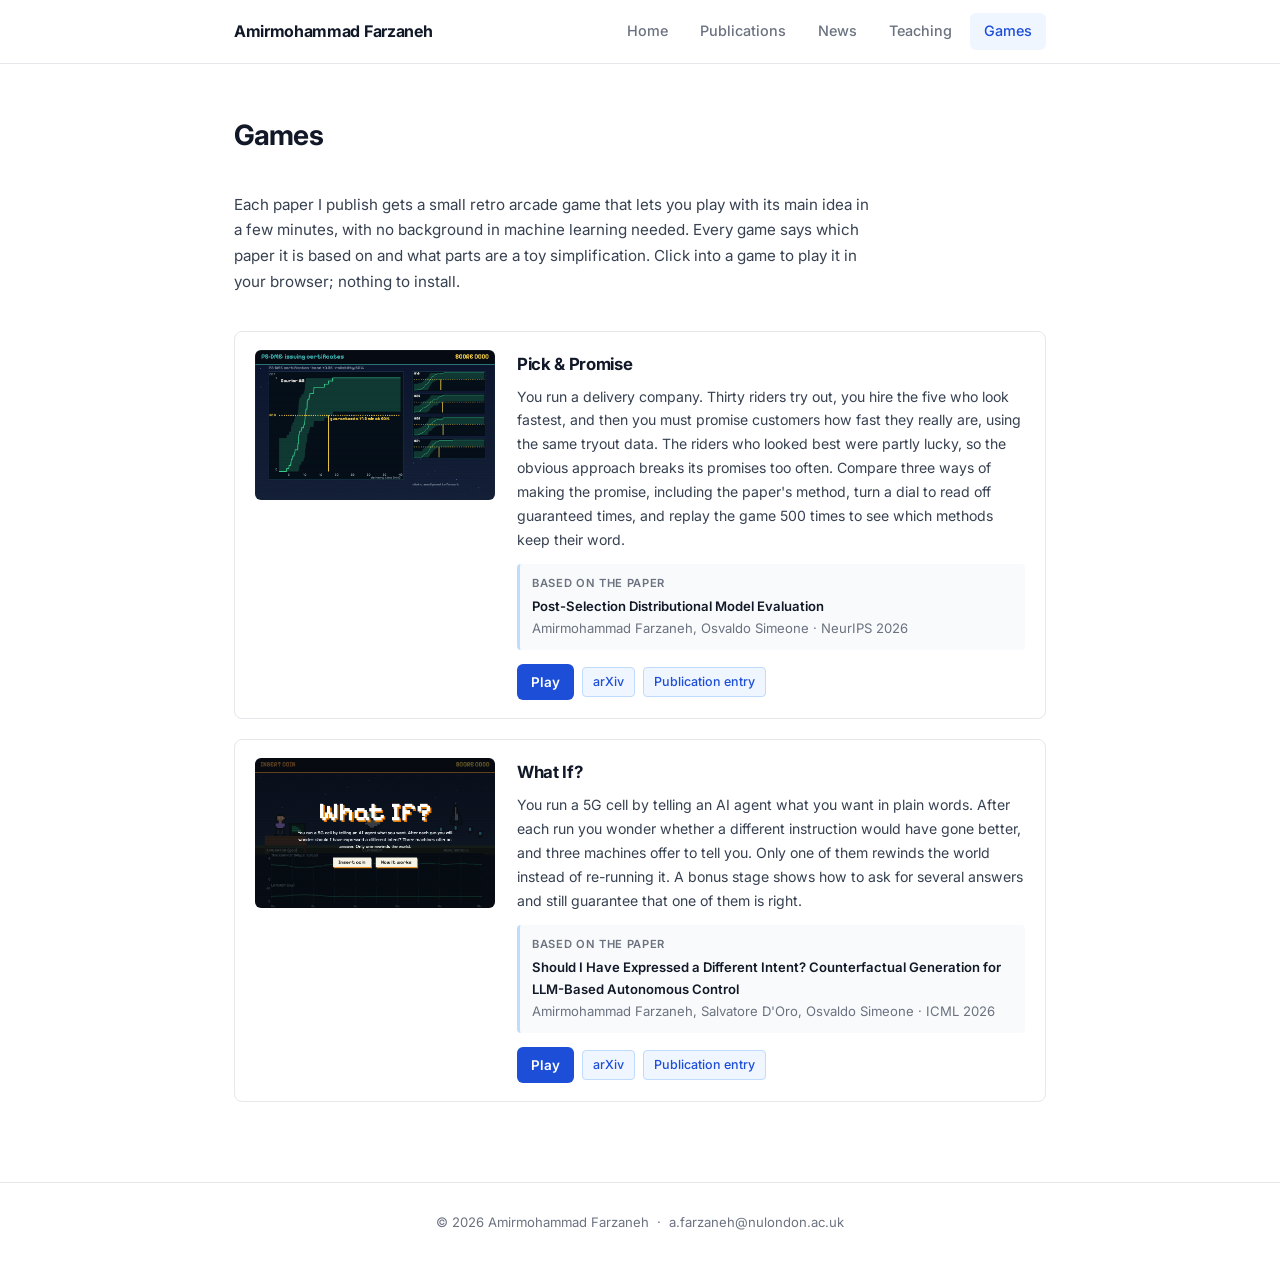
<file: games.html>
<!DOCTYPE html>
<html lang="en">
<head>
  <meta charset="UTF-8" />
  <meta name="viewport" content="width=device-width, initial-scale=1.0" />
  <title>Games — Amirmohammad Farzaneh</title>
  <meta name="description" content="Playable arcade-style demos of research papers by Amirmohammad Farzaneh. Each game explains one paper for people who do not work in AI." />
  <link rel="preconnect" href="https://fonts.googleapis.com" />
  <link rel="preconnect" href="https://fonts.gstatic.com" crossorigin />
  <link href="https://fonts.googleapis.com/css2?family=Inter:wght@400;500;600;700&display=swap" rel="stylesheet" />
  <link rel="stylesheet" href="css/style.css" />
</head>
<body>

<nav>
  <div class="nav-inner">
    <a href="index.html" class="nav-logo">Amirmohammad Farzaneh</a>
    <button class="nav-toggle" aria-label="Toggle menu" aria-expanded="false">
      <span></span><span></span><span></span>
    </button>
    <ul class="nav-links">
      <li><a href="index.html">Home</a></li>
      <li><a href="publications.html">Publications</a></li>
      <li><a href="news.html">News</a></li>
      <li><a href="teaching.html">Teaching</a></li>
      <li><a href="games.html">Games</a></li>
    </ul>
  </div>
</nav>

<main>
  <div class="container">
    <h1 class="page-title">Games</h1>

    <p class="games-intro">
      Each paper I publish gets a small retro arcade game that lets you play with its main idea in a few
      minutes, with no background in machine learning needed. Every game says which paper it is based on and
      what parts are a toy simplification. Click into a game to play it in your browser; nothing to install.
    </p>

    <ul class="game-list">

      <li class="game-card">
        <a class="game-thumb" href="games/pick-and-promise/" aria-label="Play Pick and Promise">
          <img src="assets/games/pick-and-promise.png" alt="Screen of the Pick and Promise arcade game: a shaded zone around a rider's delivery-time chart with the promised time marked" loading="lazy" />
        </a>
        <div class="game-body">
          <div class="game-title"><a href="games/pick-and-promise/">Pick &amp; Promise</a></div>
          <p class="game-desc">
            You run a delivery company. Thirty riders try out, you hire the five who look fastest, and then you must
            promise customers how fast they really are, using the same tryout data. The riders who looked best were
            partly lucky, so the obvious approach breaks its promises too often. Compare three ways of making the promise,
            including the paper's method, turn a dial to read off guaranteed times, and replay the game 500 times to see
            which methods keep their word.
          </p>
          <div class="game-paper">
            <span class="game-paper-label">Based on the paper</span>
            <a href="https://arxiv.org/abs/2603.23055" target="_blank" rel="noopener">Post-Selection Distributional Model Evaluation</a><br />
            Amirmohammad Farzaneh, Osvaldo Simeone · NeurIPS 2026
          </div>
          <div class="game-actions">
            <a class="game-play" href="games/pick-and-promise/">Play</a>
            <a class="pub-link" href="https://arxiv.org/abs/2603.23055" target="_blank" rel="noopener">arXiv</a>
            <a class="pub-link" href="publications.html">Publication entry</a>
          </div>
        </div>
      </li>

      <li class="game-card">
        <a class="game-thumb" href="games/what-if/" aria-label="Play What If?">
          <img src="assets/games/what-if.png" alt="Title screen of the What If? arcade game: a pixel-art operator, LLM agent robot and 5G cell tower above a KPI oscilloscope" loading="lazy" />
        </a>
        <div class="game-body">
          <div class="game-title"><a href="games/what-if/">What If?</a></div>
          <p class="game-desc">
            You run a 5G cell by telling an AI agent what you want in plain words. After each run you wonder
            whether a different instruction would have gone better, and three machines offer to tell you.
            Only one of them rewinds the world instead of re-running it. A bonus stage shows how to ask for
            several answers and still guarantee that one of them is right.
          </p>
          <div class="game-paper">
            <span class="game-paper-label">Based on the paper</span>
            <a href="https://arxiv.org/abs/2601.20090" target="_blank" rel="noopener">Should I Have Expressed a Different Intent? Counterfactual Generation for LLM-Based Autonomous Control</a><br />
            Amirmohammad Farzaneh, Salvatore D'Oro, Osvaldo Simeone · ICML 2026
          </div>
          <div class="game-actions">
            <a class="game-play" href="games/what-if/">Play</a>
            <a class="pub-link" href="https://arxiv.org/abs/2601.20090" target="_blank" rel="noopener">arXiv</a>
            <a class="pub-link" href="publications.html">Publication entry</a>
          </div>
        </div>
      </li>

    </ul>
  </div>
</main>

<footer>
  <p>© 2026 Amirmohammad Farzaneh &nbsp;·&nbsp; <a href="mailto:a.farzaneh@nulondon.ac.uk">a.farzaneh@nulondon.ac.uk</a></p>
</footer>

<script src="js/main.js"></script>
</body>
</html>
</file>
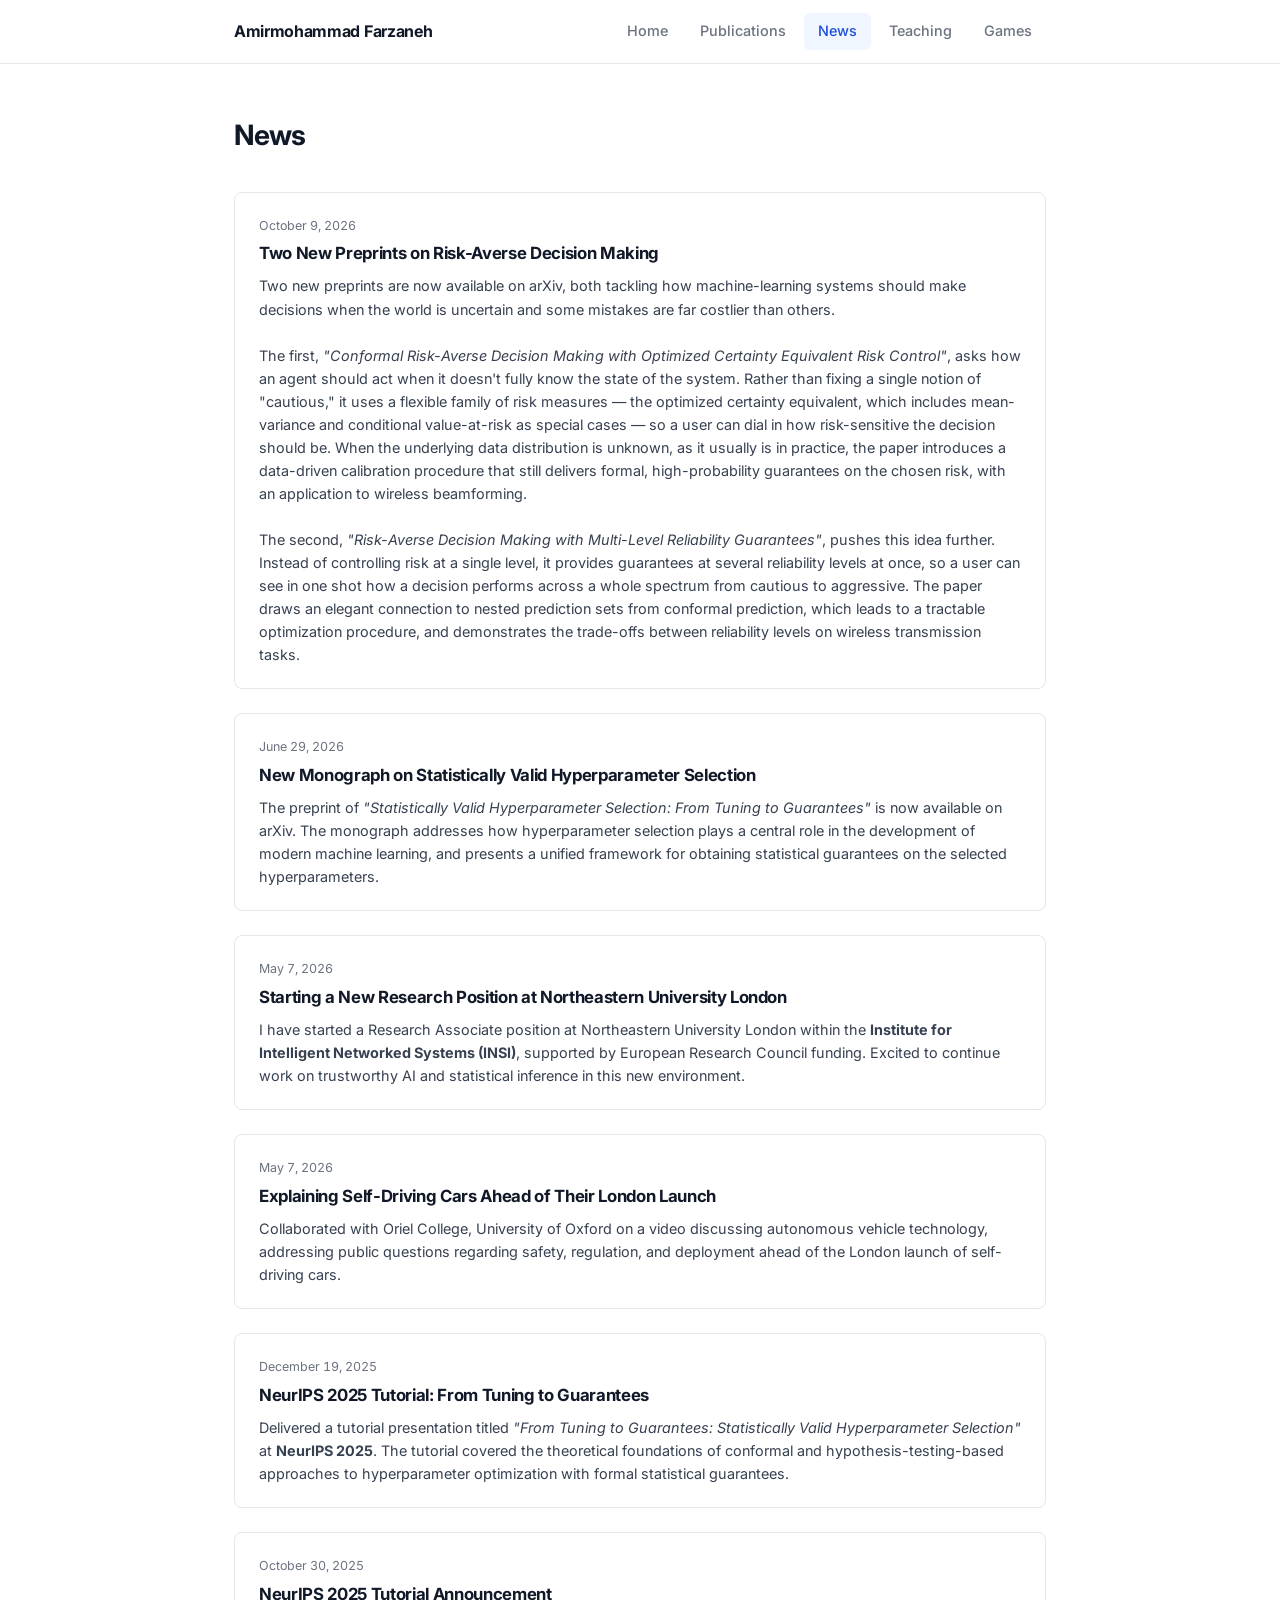
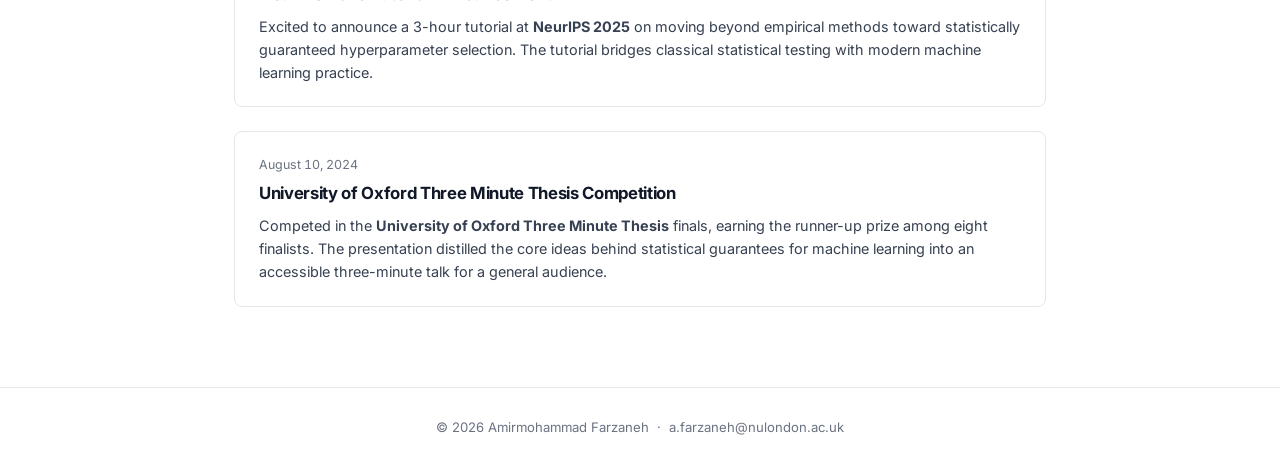
<file: news.html>
<!DOCTYPE html>
<html lang="en">
<head>
  <meta charset="UTF-8" />
  <meta name="viewport" content="width=device-width, initial-scale=1.0" />
  <title>News — Amirmohammad Farzaneh</title>
  <meta name="description" content="News and updates from Amirmohammad Farzaneh." />
  <link rel="preconnect" href="https://fonts.googleapis.com" />
  <link rel="preconnect" href="https://fonts.gstatic.com" crossorigin />
  <link href="https://fonts.googleapis.com/css2?family=Inter:wght@400;500;600;700&display=swap" rel="stylesheet" />
  <link rel="stylesheet" href="css/style.css" />
</head>
<body>

<nav>
  <div class="nav-inner">
    <a href="index.html" class="nav-logo">Amirmohammad Farzaneh</a>
    <button class="nav-toggle" aria-label="Toggle menu" aria-expanded="false">
      <span></span><span></span><span></span>
    </button>
    <ul class="nav-links">
      <li><a href="index.html">Home</a></li>
      <li><a href="publications.html">Publications</a></li>
      <li><a href="news.html">News</a></li>
      <li><a href="teaching.html">Teaching</a></li>
      <li><a href="games.html">Games</a></li>
    </ul>
  </div>
</nav>

<main>
  <div class="container">
    <h1 class="page-title">News</h1>

    <div class="news-list">

      <div class="news-card">
        <div class="news-card-date">October 9, 2026</div>
        <div class="news-card-title">Two New Preprints on Risk-Averse Decision Making</div>
        <div class="news-card-body">
          Two new preprints are now available on arXiv, both tackling how machine-learning systems
          should make decisions when the world is uncertain and some mistakes are far costlier than
          others.
          <br /><br />
          The first, <em>"Conformal Risk-Averse Decision Making with Optimized Certainty Equivalent
          Risk Control"</em>, asks how an agent should act when it doesn't fully know the state of
          the system. Rather than fixing a single notion of "cautious," it uses a flexible family of
          risk measures — the optimized certainty equivalent, which includes mean-variance and
          conditional value-at-risk as special cases — so a user can dial in how risk-sensitive the
          decision should be. When the underlying data distribution is unknown, as it usually is in
          practice, the paper introduces a data-driven calibration procedure that still delivers
          formal, high-probability guarantees on the chosen risk, with an application to wireless
          beamforming.
          <br /><br />
          The second, <em>"Risk-Averse Decision Making with Multi-Level Reliability Guarantees"</em>,
          pushes this idea further. Instead of controlling risk at a single level, it provides
          guarantees at several reliability levels at once, so a user can see in one shot how a
          decision performs across a whole spectrum from cautious to aggressive. The paper draws
          an elegant connection to nested prediction sets from conformal prediction, which leads to
          a tractable optimization procedure, and demonstrates the trade-offs between reliability
          levels on wireless transmission tasks.
        </div>
      </div>

      <div class="news-card">
        <div class="news-card-date">June 29, 2026</div>
        <div class="news-card-title">New Monograph on Statistically Valid Hyperparameter Selection</div>
        <div class="news-card-body">
          The preprint of <em>"Statistically Valid Hyperparameter Selection: From Tuning to Guarantees"</em>
          is now available on arXiv. The monograph addresses how hyperparameter selection plays a central
          role in the development of modern machine learning, and presents a unified framework for
          obtaining statistical guarantees on the selected hyperparameters.
        </div>
      </div>

      <div class="news-card">
        <div class="news-card-date">May 7, 2026</div>
        <div class="news-card-title">Starting a New Research Position at Northeastern University London</div>
        <div class="news-card-body">
          I have started a Research Associate position at Northeastern University London within the
          <strong>Institute for Intelligent Networked Systems (INSI)</strong>, supported by
          European Research Council funding. Excited to continue work on trustworthy AI and
          statistical inference in this new environment.
        </div>
      </div>

      <div class="news-card">
        <div class="news-card-date">May 7, 2026</div>
        <div class="news-card-title">Explaining Self-Driving Cars Ahead of Their London Launch</div>
        <div class="news-card-body">
          Collaborated with Oriel College, University of Oxford on a video discussing autonomous
          vehicle technology, addressing public questions regarding safety, regulation, and deployment
          ahead of the London launch of self-driving cars.
        </div>
      </div>

      <div class="news-card">
        <div class="news-card-date">December 19, 2025</div>
        <div class="news-card-title">NeurIPS 2025 Tutorial: From Tuning to Guarantees</div>
        <div class="news-card-body">
          Delivered a tutorial presentation titled <em>"From Tuning to Guarantees: Statistically Valid
          Hyperparameter Selection"</em> at <strong>NeurIPS 2025</strong>. The tutorial covered the
          theoretical foundations of conformal and hypothesis-testing-based approaches to hyperparameter
          optimization with formal statistical guarantees.
        </div>
      </div>

      <div class="news-card">
        <div class="news-card-date">October 30, 2025</div>
        <div class="news-card-title">NeurIPS 2025 Tutorial Announcement</div>
        <div class="news-card-body">
          Excited to announce a 3-hour tutorial at <strong>NeurIPS 2025</strong> on moving beyond
          empirical methods toward statistically guaranteed hyperparameter selection. The tutorial
          bridges classical statistical testing with modern machine learning practice.
        </div>
      </div>

      <div class="news-card">
        <div class="news-card-date">August 10, 2024</div>
        <div class="news-card-title">University of Oxford Three Minute Thesis Competition</div>
        <div class="news-card-body">
          Competed in the <strong>University of Oxford Three Minute Thesis</strong> finals, earning the
          runner-up prize among eight finalists. The presentation distilled the core ideas behind
          statistical guarantees for machine learning into an accessible three-minute talk for a
          general audience.
        </div>
      </div>

    </div>
  </div>
</main>

<footer>
  <p>© 2026 Amirmohammad Farzaneh &nbsp;·&nbsp; <a href="mailto:a.farzaneh@nulondon.ac.uk">a.farzaneh@nulondon.ac.uk</a></p>
</footer>

<script src="js/main.js"></script>
</body>
</html>
</file>
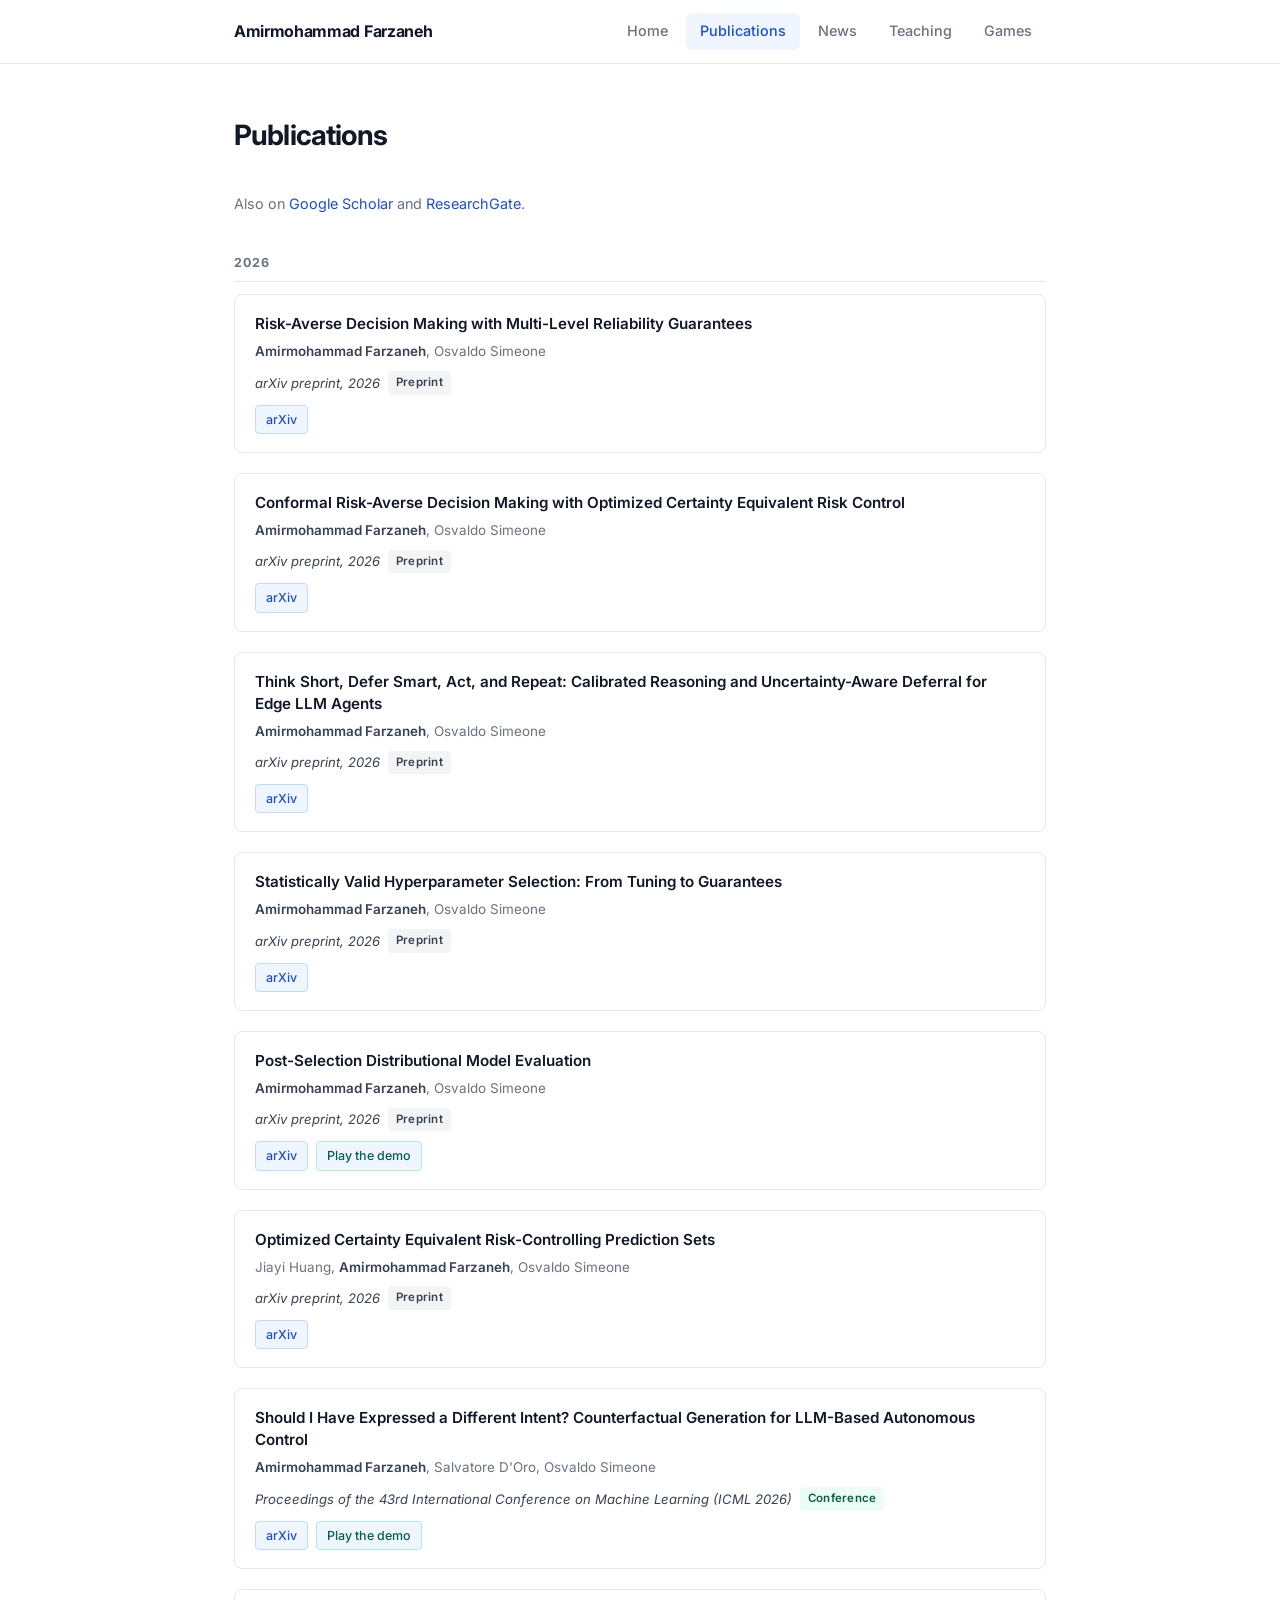
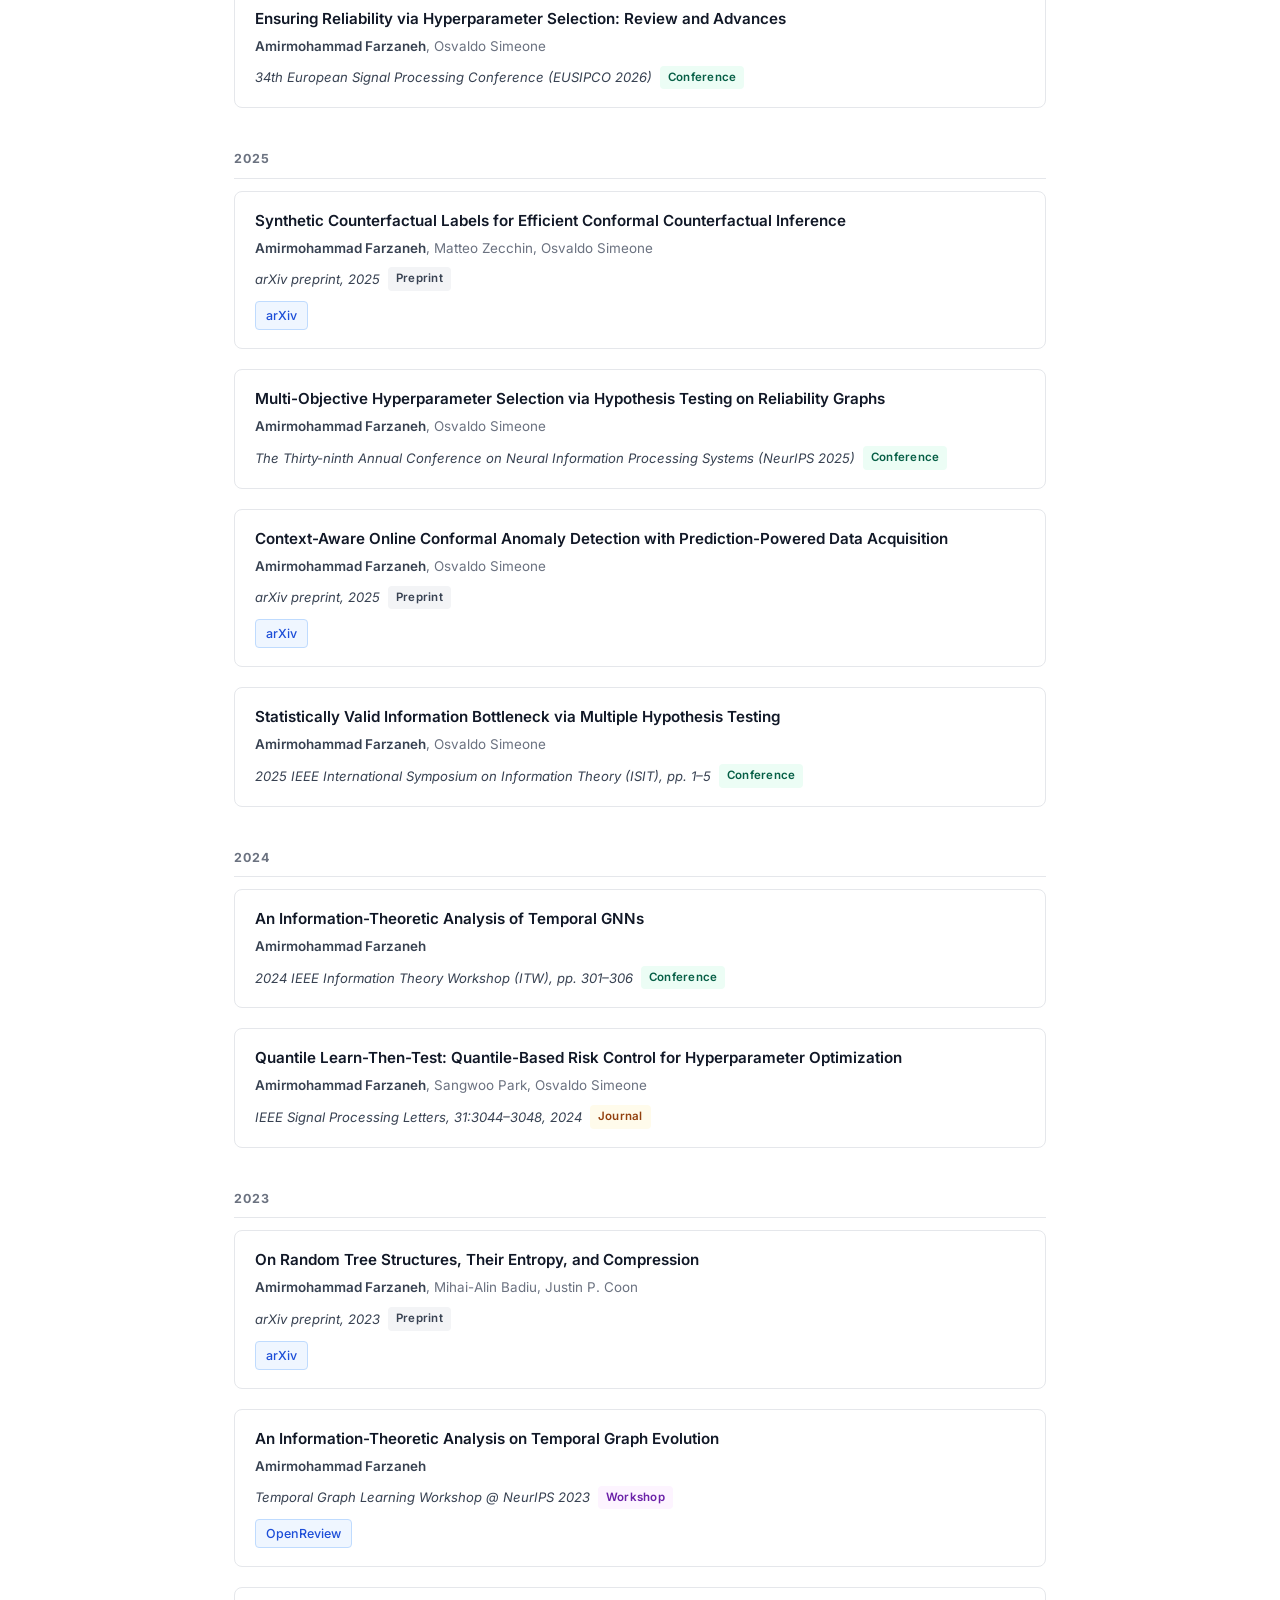
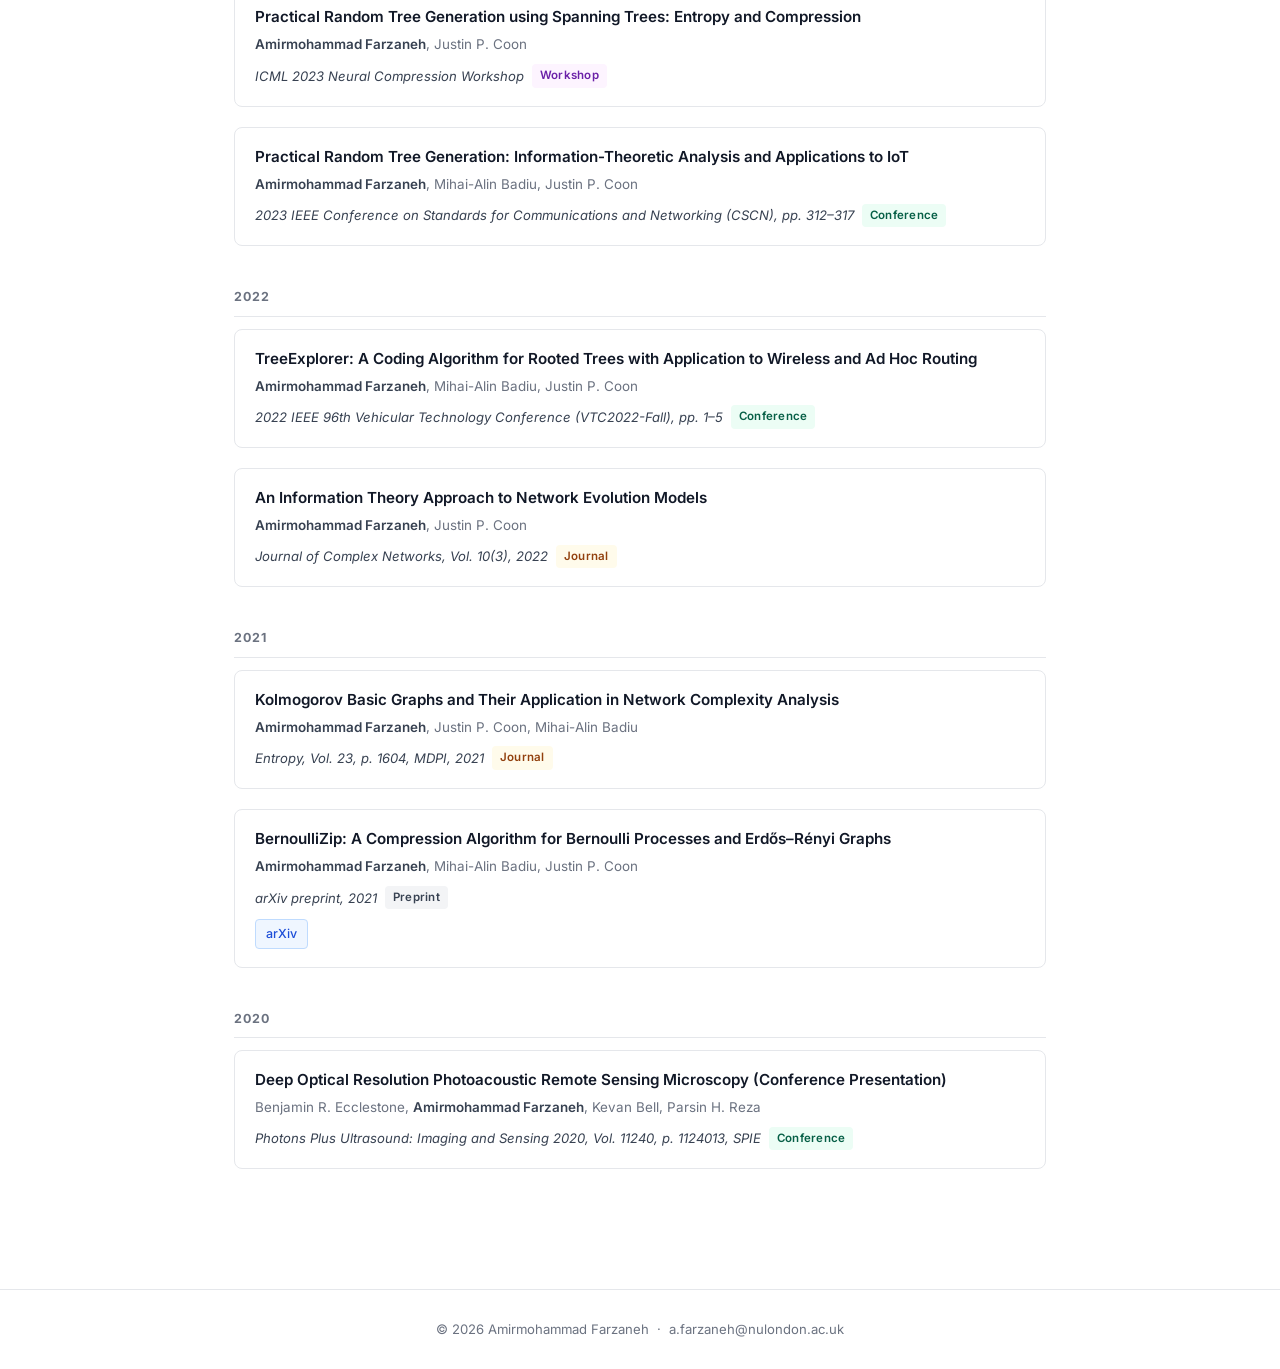
<file: publications.html>
<!DOCTYPE html>
<html lang="en">
<head>
  <meta charset="UTF-8" />
  <meta name="viewport" content="width=device-width, initial-scale=1.0" />
  <title>Publications — Amirmohammad Farzaneh</title>
  <meta name="description" content="Full list of publications by Amirmohammad Farzaneh in information theory, machine learning, and statistical inference." />
  <link rel="preconnect" href="https://fonts.googleapis.com" />
  <link rel="preconnect" href="https://fonts.gstatic.com" crossorigin />
  <link href="https://fonts.googleapis.com/css2?family=Inter:wght@400;500;600;700&display=swap" rel="stylesheet" />
  <link rel="stylesheet" href="css/style.css" />
</head>
<body>

<nav>
  <div class="nav-inner">
    <a href="index.html" class="nav-logo">Amirmohammad Farzaneh</a>
    <button class="nav-toggle" aria-label="Toggle menu" aria-expanded="false">
      <span></span><span></span><span></span>
    </button>
    <ul class="nav-links">
      <li><a href="index.html">Home</a></li>
      <li><a href="publications.html">Publications</a></li>
      <li><a href="news.html">News</a></li>
      <li><a href="teaching.html">Teaching</a></li>
      <li><a href="games.html">Games</a></li>
    </ul>
  </div>
</nav>

<main>
  <div class="container">
    <h1 class="page-title">Publications</h1>

    <p style="font-size:0.9rem;color:#6b7280;margin-bottom:36px;">
      Also on
      <a href="https://scholar.google.com/citations?user=N6nCkHMAAAAJ&hl=en" target="_blank" rel="noopener">Google Scholar</a>
      and
      <a href="https://www.researchgate.net/profile/Amirmohammad-Farzaneh" target="_blank" rel="noopener">ResearchGate</a>.
    </p>

    <!-- ── 2026 ── -->
    <div class="year-group">
      <div class="year-label">2026</div>
      <ul class="pub-list">

        <li class="pub-item">
          <div class="pub-title">
            <a href="https://arxiv.org/abs/2609.11524" target="_blank" rel="noopener">
              Risk-Averse Decision Making with Multi-Level Reliability Guarantees
            </a>
          </div>
          <div class="pub-authors"><strong>Amirmohammad Farzaneh</strong>, Osvaldo Simeone</div>
          <div class="pub-meta">
            <span class="pub-venue">arXiv preprint, 2026</span>
            <span class="badge badge-pre">Preprint</span>
          </div>
          <div class="pub-links">
            <a class="pub-link" href="https://arxiv.org/abs/2609.11524" target="_blank" rel="noopener">arXiv</a>
          </div>
        </li>

        <li class="pub-item">
          <div class="pub-title">
            <a href="https://arxiv.org/abs/2608.28179" target="_blank" rel="noopener">
              Conformal Risk-Averse Decision Making with Optimized Certainty Equivalent Risk Control
            </a>
          </div>
          <div class="pub-authors"><strong>Amirmohammad Farzaneh</strong>, Osvaldo Simeone</div>
          <div class="pub-meta">
            <span class="pub-venue">arXiv preprint, 2026</span>
            <span class="badge badge-pre">Preprint</span>
          </div>
          <div class="pub-links">
            <a class="pub-link" href="https://arxiv.org/abs/2608.28179" target="_blank" rel="noopener">arXiv</a>
          </div>
        </li>

        <li class="pub-item">
          <div class="pub-title">
            <a href="https://arxiv.org/abs/2607.26865" target="_blank" rel="noopener">
              Think Short, Defer Smart, Act, and Repeat: Calibrated Reasoning and Uncertainty-Aware Deferral for Edge LLM Agents
            </a>
          </div>
          <div class="pub-authors"><strong>Amirmohammad Farzaneh</strong>, Osvaldo Simeone</div>
          <div class="pub-meta">
            <span class="pub-venue">arXiv preprint, 2026</span>
            <span class="badge badge-pre">Preprint</span>
          </div>
          <div class="pub-links">
            <a class="pub-link" href="https://arxiv.org/abs/2607.26865" target="_blank" rel="noopener">arXiv</a>
          </div>
        </li>

        <li class="pub-item">
          <div class="pub-title">
            <a href="https://arxiv.org/abs/2606.25601" target="_blank" rel="noopener">
              Statistically Valid Hyperparameter Selection: From Tuning to Guarantees
            </a>
          </div>
          <div class="pub-authors"><strong>Amirmohammad Farzaneh</strong>, Osvaldo Simeone</div>
          <div class="pub-meta">
            <span class="pub-venue">arXiv preprint, 2026</span>
            <span class="badge badge-pre">Preprint</span>
          </div>
          <div class="pub-links">
            <a class="pub-link" href="https://arxiv.org/abs/2606.25601" target="_blank" rel="noopener">arXiv</a>
          </div>
        </li>

        <li class="pub-item">
          <div class="pub-title">
            <a href="https://arxiv.org/abs/2603.23055" target="_blank" rel="noopener">
              Post-Selection Distributional Model Evaluation
            </a>
          </div>
          <div class="pub-authors"><strong>Amirmohammad Farzaneh</strong>, Osvaldo Simeone</div>
          <div class="pub-meta">
            <span class="pub-venue">arXiv preprint, 2026</span>
            <span class="badge badge-pre">Preprint</span>
          </div>
          <div class="pub-links">
            <a class="pub-link" href="https://arxiv.org/abs/2603.23055" target="_blank" rel="noopener">arXiv</a>
            <a class="pub-link pub-link-game" href="games/pick-and-promise/">Play the demo</a>
          </div>
        </li>

        <li class="pub-item">
          <div class="pub-title">
            <a href="https://arxiv.org/abs/2602.13660" target="_blank" rel="noopener">
              Optimized Certainty Equivalent Risk-Controlling Prediction Sets
            </a>
          </div>
          <div class="pub-authors">Jiayi Huang, <strong>Amirmohammad Farzaneh</strong>, Osvaldo Simeone</div>
          <div class="pub-meta">
            <span class="pub-venue">arXiv preprint, 2026</span>
            <span class="badge badge-pre">Preprint</span>
          </div>
          <div class="pub-links">
            <a class="pub-link" href="https://arxiv.org/abs/2602.13660" target="_blank" rel="noopener">arXiv</a>
          </div>
        </li>

        <li class="pub-item">
          <div class="pub-title">
            <a href="https://arxiv.org/abs/2601.20090" target="_blank" rel="noopener">
              Should I Have Expressed a Different Intent? Counterfactual Generation for LLM-Based Autonomous Control
            </a>
          </div>
          <div class="pub-authors"><strong>Amirmohammad Farzaneh</strong>, Salvatore D'Oro, Osvaldo Simeone</div>
          <div class="pub-meta">
            <span class="pub-venue">Proceedings of the 43rd International Conference on Machine Learning (ICML 2026)</span>
            <span class="badge badge-conf">Conference</span>
          </div>
          <div class="pub-links">
            <a class="pub-link" href="https://arxiv.org/abs/2601.20090" target="_blank" rel="noopener">arXiv</a>
            <a class="pub-link pub-link-game" href="games/what-if/">Play the demo</a>
          </div>
        </li>

        <li class="pub-item">
          <div class="pub-title">Ensuring Reliability via Hyperparameter Selection: Review and Advances</div>
          <div class="pub-authors"><strong>Amirmohammad Farzaneh</strong>, Osvaldo Simeone</div>
          <div class="pub-meta">
            <span class="pub-venue">34th European Signal Processing Conference (EUSIPCO 2026)</span>
            <span class="badge badge-conf">Conference</span>
          </div>
        </li>

      </ul>
    </div>

    <!-- ── 2025 ── -->
    <div class="year-group">
      <div class="year-label">2025</div>
      <ul class="pub-list">

        <li class="pub-item">
          <div class="pub-title">
            <a href="https://arxiv.org/abs/2509.04112" target="_blank" rel="noopener">
              Synthetic Counterfactual Labels for Efficient Conformal Counterfactual Inference
            </a>
          </div>
          <div class="pub-authors"><strong>Amirmohammad Farzaneh</strong>, Matteo Zecchin, Osvaldo Simeone</div>
          <div class="pub-meta">
            <span class="pub-venue">arXiv preprint, 2025</span>
            <span class="badge badge-pre">Preprint</span>
          </div>
          <div class="pub-links">
            <a class="pub-link" href="https://arxiv.org/abs/2509.04112" target="_blank" rel="noopener">arXiv</a>
          </div>
        </li>

        <li class="pub-item">
          <div class="pub-title">Multi-Objective Hyperparameter Selection via Hypothesis Testing on Reliability Graphs</div>
          <div class="pub-authors"><strong>Amirmohammad Farzaneh</strong>, Osvaldo Simeone</div>
          <div class="pub-meta">
            <span class="pub-venue">The Thirty-ninth Annual Conference on Neural Information Processing Systems (NeurIPS 2025)</span>
            <span class="badge badge-conf">Conference</span>
          </div>
        </li>

        <li class="pub-item">
          <div class="pub-title">
            <a href="https://arxiv.org/abs/2505.01783" target="_blank" rel="noopener">
              Context-Aware Online Conformal Anomaly Detection with Prediction-Powered Data Acquisition
            </a>
          </div>
          <div class="pub-authors"><strong>Amirmohammad Farzaneh</strong>, Osvaldo Simeone</div>
          <div class="pub-meta">
            <span class="pub-venue">arXiv preprint, 2025</span>
            <span class="badge badge-pre">Preprint</span>
          </div>
          <div class="pub-links">
            <a class="pub-link" href="https://arxiv.org/abs/2505.01783" target="_blank" rel="noopener">arXiv</a>
          </div>
        </li>

        <li class="pub-item">
          <div class="pub-title">Statistically Valid Information Bottleneck via Multiple Hypothesis Testing</div>
          <div class="pub-authors"><strong>Amirmohammad Farzaneh</strong>, Osvaldo Simeone</div>
          <div class="pub-meta">
            <span class="pub-venue">2025 IEEE International Symposium on Information Theory (ISIT), pp. 1–5</span>
            <span class="badge badge-conf">Conference</span>
          </div>
        </li>

      </ul>
    </div>

    <!-- ── 2024 ── -->
    <div class="year-group">
      <div class="year-label">2024</div>
      <ul class="pub-list">

        <li class="pub-item">
          <div class="pub-title">An Information-Theoretic Analysis of Temporal GNNs</div>
          <div class="pub-authors"><strong>Amirmohammad Farzaneh</strong></div>
          <div class="pub-meta">
            <span class="pub-venue">2024 IEEE Information Theory Workshop (ITW), pp. 301–306</span>
            <span class="badge badge-conf">Conference</span>
          </div>
        </li>

        <li class="pub-item">
          <div class="pub-title">Quantile Learn-Then-Test: Quantile-Based Risk Control for Hyperparameter Optimization</div>
          <div class="pub-authors"><strong>Amirmohammad Farzaneh</strong>, Sangwoo Park, Osvaldo Simeone</div>
          <div class="pub-meta">
            <span class="pub-venue">IEEE Signal Processing Letters, 31:3044–3048, 2024</span>
            <span class="badge badge-jour">Journal</span>
          </div>
        </li>

      </ul>
    </div>

    <!-- ── 2023 ── -->
    <div class="year-group">
      <div class="year-label">2023</div>
      <ul class="pub-list">

        <li class="pub-item">
          <div class="pub-title">
            <a href="https://arxiv.org/abs/2309.09779" target="_blank" rel="noopener">
              On Random Tree Structures, Their Entropy, and Compression
            </a>
          </div>
          <div class="pub-authors"><strong>Amirmohammad Farzaneh</strong>, Mihai-Alin Badiu, Justin P. Coon</div>
          <div class="pub-meta">
            <span class="pub-venue">arXiv preprint, 2023</span>
            <span class="badge badge-pre">Preprint</span>
          </div>
          <div class="pub-links">
            <a class="pub-link" href="https://arxiv.org/abs/2309.09779" target="_blank" rel="noopener">arXiv</a>
          </div>
        </li>

        <li class="pub-item">
          <div class="pub-title">
            <a href="https://openreview.net/forum?id=1Ji9QsUVQ1" target="_blank" rel="noopener">
              An Information-Theoretic Analysis on Temporal Graph Evolution
            </a>
          </div>
          <div class="pub-authors"><strong>Amirmohammad Farzaneh</strong></div>
          <div class="pub-meta">
            <span class="pub-venue">Temporal Graph Learning Workshop @ NeurIPS 2023</span>
            <span class="badge badge-workshop">Workshop</span>
          </div>
          <div class="pub-links">
            <a class="pub-link" href="https://openreview.net/forum?id=1Ji9QsUVQ1" target="_blank" rel="noopener">OpenReview</a>
          </div>
        </li>

        <li class="pub-item">
          <div class="pub-title">Practical Random Tree Generation using Spanning Trees: Entropy and Compression</div>
          <div class="pub-authors"><strong>Amirmohammad Farzaneh</strong>, Justin P. Coon</div>
          <div class="pub-meta">
            <span class="pub-venue">ICML 2023 Neural Compression Workshop</span>
            <span class="badge badge-workshop">Workshop</span>
          </div>
        </li>

        <li class="pub-item">
          <div class="pub-title">Practical Random Tree Generation: Information-Theoretic Analysis and Applications to IoT</div>
          <div class="pub-authors"><strong>Amirmohammad Farzaneh</strong>, Mihai-Alin Badiu, Justin P. Coon</div>
          <div class="pub-meta">
            <span class="pub-venue">2023 IEEE Conference on Standards for Communications and Networking (CSCN), pp. 312–317</span>
            <span class="badge badge-conf">Conference</span>
          </div>
        </li>

      </ul>
    </div>

    <!-- ── 2022 ── -->
    <div class="year-group">
      <div class="year-label">2022</div>
      <ul class="pub-list">

        <li class="pub-item">
          <div class="pub-title">TreeExplorer: A Coding Algorithm for Rooted Trees with Application to Wireless and Ad Hoc Routing</div>
          <div class="pub-authors"><strong>Amirmohammad Farzaneh</strong>, Mihai-Alin Badiu, Justin P. Coon</div>
          <div class="pub-meta">
            <span class="pub-venue">2022 IEEE 96th Vehicular Technology Conference (VTC2022-Fall), pp. 1–5</span>
            <span class="badge badge-conf">Conference</span>
          </div>
        </li>

        <li class="pub-item">
          <div class="pub-title">An Information Theory Approach to Network Evolution Models</div>
          <div class="pub-authors"><strong>Amirmohammad Farzaneh</strong>, Justin P. Coon</div>
          <div class="pub-meta">
            <span class="pub-venue">Journal of Complex Networks, Vol. 10(3), 2022</span>
            <span class="badge badge-jour">Journal</span>
          </div>
        </li>

      </ul>
    </div>

    <!-- ── 2021 ── -->
    <div class="year-group">
      <div class="year-label">2021</div>
      <ul class="pub-list">

        <li class="pub-item">
          <div class="pub-title">Kolmogorov Basic Graphs and Their Application in Network Complexity Analysis</div>
          <div class="pub-authors"><strong>Amirmohammad Farzaneh</strong>, Justin P. Coon, Mihai-Alin Badiu</div>
          <div class="pub-meta">
            <span class="pub-venue">Entropy, Vol. 23, p. 1604, MDPI, 2021</span>
            <span class="badge badge-jour">Journal</span>
          </div>
        </li>

        <li class="pub-item">
          <div class="pub-title">
            <a href="https://arxiv.org/abs/2105.06708" target="_blank" rel="noopener">
              BernoulliZip: A Compression Algorithm for Bernoulli Processes and Erdős–Rényi Graphs
            </a>
          </div>
          <div class="pub-authors"><strong>Amirmohammad Farzaneh</strong>, Mihai-Alin Badiu, Justin P. Coon</div>
          <div class="pub-meta">
            <span class="pub-venue">arXiv preprint, 2021</span>
            <span class="badge badge-pre">Preprint</span>
          </div>
          <div class="pub-links">
            <a class="pub-link" href="https://arxiv.org/abs/2105.06708" target="_blank" rel="noopener">arXiv</a>
          </div>
        </li>

      </ul>
    </div>

    <!-- ── 2020 ── -->
    <div class="year-group">
      <div class="year-label">2020</div>
      <ul class="pub-list">

        <li class="pub-item">
          <div class="pub-title">Deep Optical Resolution Photoacoustic Remote Sensing Microscopy (Conference Presentation)</div>
          <div class="pub-authors">Benjamin R. Ecclestone, <strong>Amirmohammad Farzaneh</strong>, Kevan Bell, Parsin H. Reza</div>
          <div class="pub-meta">
            <span class="pub-venue">Photons Plus Ultrasound: Imaging and Sensing 2020, Vol. 11240, p. 1124013, SPIE</span>
            <span class="badge badge-conf">Conference</span>
          </div>
        </li>

      </ul>
    </div>

  </div>
</main>

<footer>
  <p>© 2026 Amirmohammad Farzaneh &nbsp;·&nbsp; <a href="mailto:a.farzaneh@nulondon.ac.uk">a.farzaneh@nulondon.ac.uk</a></p>
</footer>

<script src="js/main.js"></script>
</body>
</html>
</file>
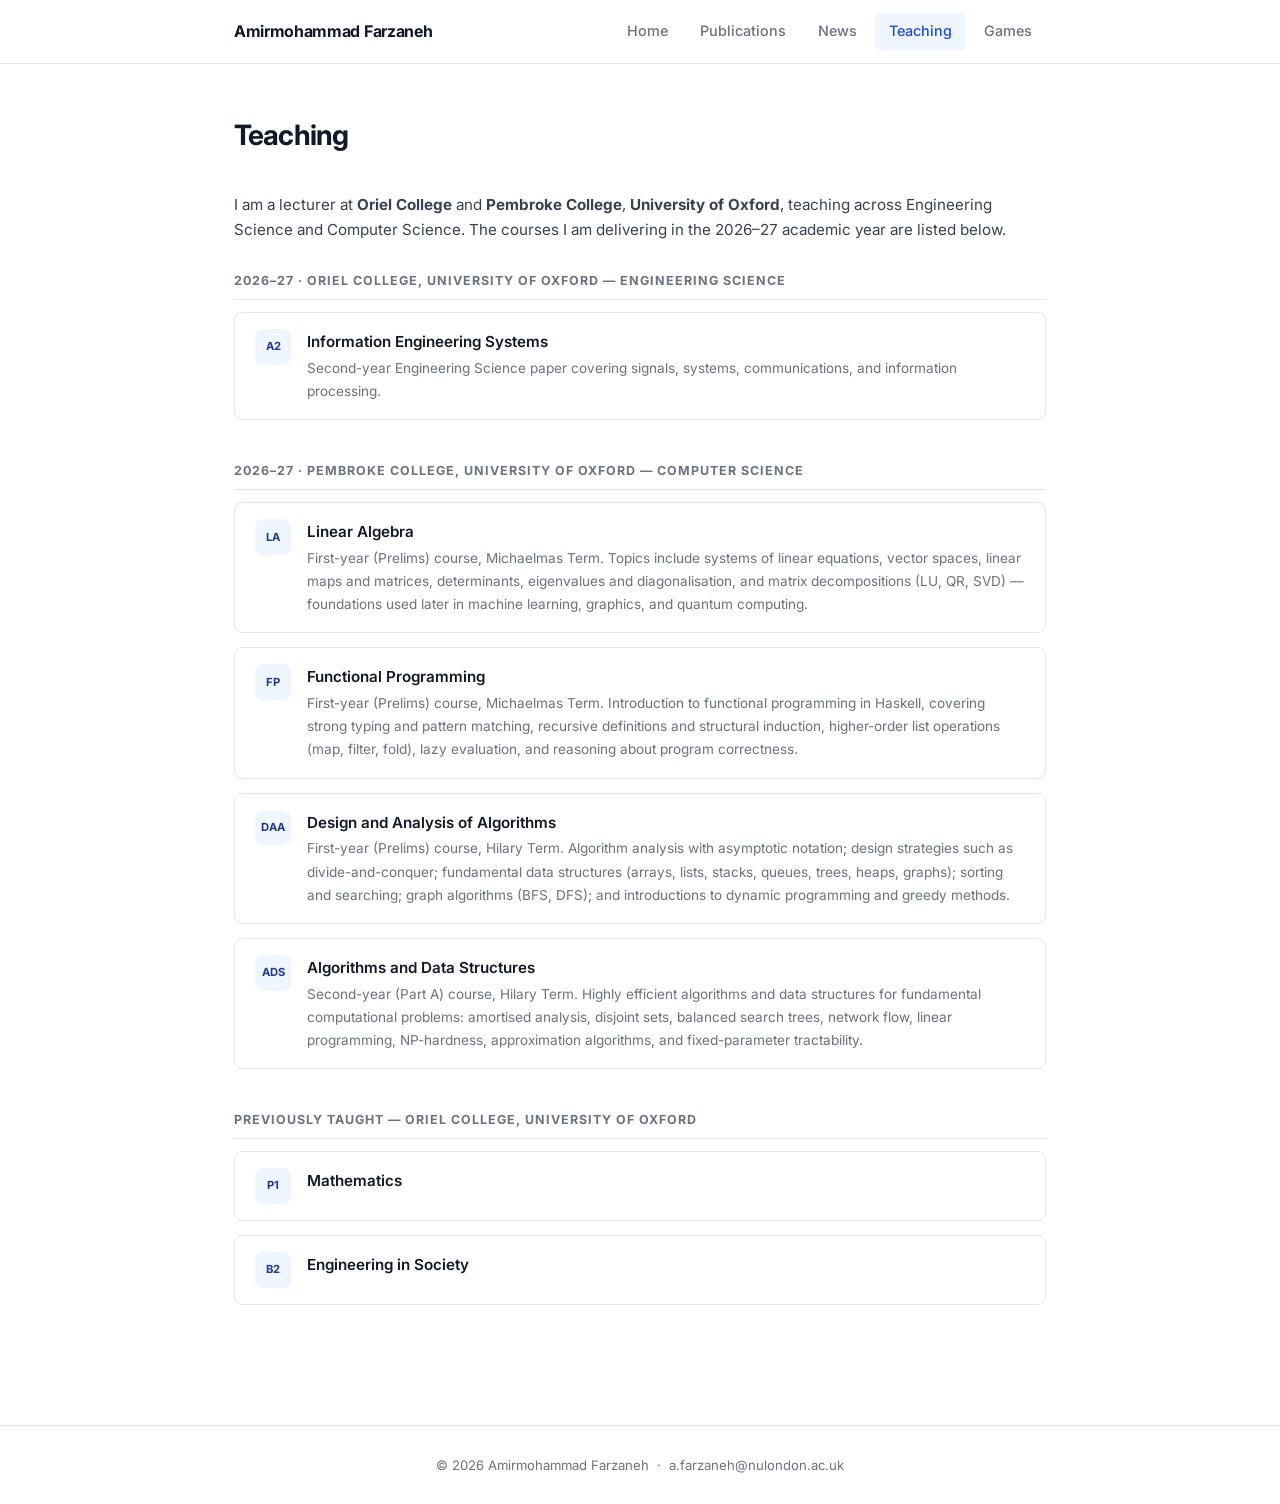
<file: teaching.html>
<!DOCTYPE html>
<html lang="en">
<head>
  <meta charset="UTF-8" />
  <meta name="viewport" content="width=device-width, initial-scale=1.0" />
  <title>Teaching — Amirmohammad Farzaneh</title>
  <meta name="description" content="Teaching by Amirmohammad Farzaneh at the University of Oxford." />
  <link rel="preconnect" href="https://fonts.googleapis.com" />
  <link rel="preconnect" href="https://fonts.gstatic.com" crossorigin />
  <link href="https://fonts.googleapis.com/css2?family=Inter:wght@400;500;600;700&display=swap" rel="stylesheet" />
  <link rel="stylesheet" href="css/style.css" />
</head>
<body>

<nav>
  <div class="nav-inner">
    <a href="index.html" class="nav-logo">Amirmohammad Farzaneh</a>
    <button class="nav-toggle" aria-label="Toggle menu" aria-expanded="false">
      <span></span><span></span><span></span>
    </button>
    <ul class="nav-links">
      <li><a href="index.html">Home</a></li>
      <li><a href="publications.html">Publications</a></li>
      <li><a href="news.html">News</a></li>
      <li><a href="teaching.html">Teaching</a></li>
      <li><a href="games.html">Games</a></li>
    </ul>
  </div>
</nav>

<main>
  <div class="container">
    <h1 class="page-title">Teaching</h1>

    <p class="teaching-intro">
      I am a lecturer at <strong>Oriel College</strong> and <strong>Pembroke College</strong>,
      <strong>University of Oxford</strong>, teaching across Engineering Science and Computer
      Science. The courses I am delivering in the 2026–27 academic year are listed below.
    </p>

    <div class="institution-group">
      <div class="institution-name">2026–27 · Oriel College, University of Oxford — Engineering Science</div>
      <ul class="course-list">

        <li class="course-item">
          <div class="course-code">A2</div>
          <div>
            <div class="course-name">Information Engineering Systems</div>
            <div class="course-desc">
              Second-year Engineering Science paper covering signals, systems, communications,
              and information processing.
            </div>
          </div>
        </li>

      </ul>
    </div>

    <div class="institution-group">
      <div class="institution-name">2026–27 · Pembroke College, University of Oxford — Computer Science</div>
      <ul class="course-list">

        <li class="course-item">
          <div class="course-code">LA</div>
          <div>
            <div class="course-name">Linear Algebra</div>
            <div class="course-desc">
              First-year (Prelims) course, Michaelmas Term. Topics include systems of linear
              equations, vector spaces, linear maps and matrices, determinants, eigenvalues and
              diagonalisation, and matrix decompositions (LU, QR, SVD) — foundations used later
              in machine learning, graphics, and quantum computing.
            </div>
          </div>
        </li>

        <li class="course-item">
          <div class="course-code">FP</div>
          <div>
            <div class="course-name">Functional Programming</div>
            <div class="course-desc">
              First-year (Prelims) course, Michaelmas Term. Introduction to functional
              programming in Haskell, covering strong typing and pattern matching, recursive
              definitions and structural induction, higher-order list operations (map, filter,
              fold), lazy evaluation, and reasoning about program correctness.
            </div>
          </div>
        </li>

        <li class="course-item">
          <div class="course-code">DAA</div>
          <div>
            <div class="course-name">Design and Analysis of Algorithms</div>
            <div class="course-desc">
              First-year (Prelims) course, Hilary Term. Algorithm analysis with asymptotic
              notation; design strategies such as divide-and-conquer; fundamental data
              structures (arrays, lists, stacks, queues, trees, heaps, graphs); sorting and
              searching; graph algorithms (BFS, DFS); and introductions to dynamic programming
              and greedy methods.
            </div>
          </div>
        </li>

        <li class="course-item">
          <div class="course-code">ADS</div>
          <div>
            <div class="course-name">Algorithms and Data Structures</div>
            <div class="course-desc">
              Second-year (Part A) course, Hilary Term. Highly efficient algorithms and data
              structures for fundamental computational problems: amortised analysis, disjoint
              sets, balanced search trees, network flow, linear programming, NP-hardness,
              approximation algorithms, and fixed-parameter tractability.
            </div>
          </div>
        </li>

      </ul>
    </div>

    <div class="institution-group">
      <div class="institution-name">Previously Taught — Oriel College, University of Oxford</div>
      <ul class="course-list">

        <li class="course-item">
          <div class="course-code">P1</div>
          <div>
            <div class="course-name">Mathematics</div>
          </div>
        </li>

        <li class="course-item">
          <div class="course-code">B2</div>
          <div>
            <div class="course-name">Engineering in Society</div>
          </div>
        </li>

      </ul>
    </div>

  </div>
</main>

<footer>
  <p>© 2026 Amirmohammad Farzaneh &nbsp;·&nbsp; <a href="mailto:a.farzaneh@nulondon.ac.uk">a.farzaneh@nulondon.ac.uk</a></p>
</footer>

<script src="js/main.js"></script>
</body>
</html>
</file>
<file: css/style.css>
/* =========================================================
   afarzaneh.com — main stylesheet
   ========================================================= */

/* ---- Variables ----------------------------------------- */
:root {
  --blue:       #1d4ed8;
  --blue-dark:  #1e3a8a;
  --blue-light: #eff6ff;
  --text:       #111827;
  --muted:      #6b7280;
  --border:     #e5e7eb;
  --bg:         #ffffff;
  --bg-soft:    #f9fafb;
  --radius:     8px;
  --max-w:      860px;
  --nav-h:      64px;
  --transition: 0.18s ease;
}

/* ---- Reset & Base -------------------------------------- */
*, *::before, *::after { box-sizing: border-box; margin: 0; padding: 0; }

html { scroll-behavior: smooth; font-size: 16px; }

body {
  font-family: 'Inter', system-ui, -apple-system, sans-serif;
  color: var(--text);
  background: var(--bg);
  line-height: 1.7;
  -webkit-font-smoothing: antialiased;
}

a {
  color: var(--blue);
  text-decoration: none;
  transition: color var(--transition);
}
a:hover { color: var(--blue-dark); text-decoration: underline; }

img { max-width: 100%; display: block; }

/* ---- Layout -------------------------------------------- */
.container {
  max-width: var(--max-w);
  margin: 0 auto;
  padding: 0 24px;
}

main {
  padding-top: calc(var(--nav-h) + 48px);
  padding-bottom: 80px;
  min-height: calc(100vh - var(--nav-h));
}

section { margin-bottom: 56px; }

/* ---- Navigation ---------------------------------------- */
nav {
  position: fixed;
  top: 0; left: 0; right: 0;
  height: var(--nav-h);
  background: rgba(255,255,255,0.95);
  backdrop-filter: blur(10px);
  border-bottom: 1px solid var(--border);
  z-index: 100;
}

.nav-inner {
  max-width: var(--max-w);
  margin: 0 auto;
  padding: 0 24px;
  height: 100%;
  display: flex;
  align-items: center;
  justify-content: space-between;
}

.nav-logo {
  font-weight: 700;
  font-size: 1rem;
  color: var(--text);
  letter-spacing: -0.02em;
}
.nav-logo:hover { color: var(--blue); text-decoration: none; }

.nav-links {
  display: flex;
  gap: 4px;
  list-style: none;
}

.nav-links a {
  display: block;
  padding: 6px 14px;
  border-radius: 6px;
  font-size: 0.9rem;
  font-weight: 500;
  color: var(--muted);
  transition: color var(--transition), background var(--transition);
}
.nav-links a:hover,
.nav-links a.active {
  color: var(--blue);
  background: var(--blue-light);
  text-decoration: none;
}

/* Hamburger */
.nav-toggle {
  display: none;
  flex-direction: column;
  gap: 5px;
  cursor: pointer;
  padding: 6px;
  border: none;
  background: none;
}
.nav-toggle span {
  display: block;
  width: 22px;
  height: 2px;
  background: var(--text);
  border-radius: 2px;
  transition: var(--transition);
}

/* ---- Page Title ---------------------------------------- */
.page-title {
  font-size: 1.75rem;
  font-weight: 700;
  letter-spacing: -0.03em;
  margin-bottom: 32px;
  color: var(--text);
}

/* ---- Home / About -------------------------------------- */
.profile {
  display: flex;
  gap: 40px;
  align-items: flex-start;
  margin-bottom: 48px;
}

.profile-photo {
  flex-shrink: 0;
  width: 160px;
  height: 160px;
  border-radius: 50%;
  overflow: hidden;
  background: var(--blue-light);
  border: 3px solid var(--border);
  display: flex;
  align-items: center;
  justify-content: center;
}

.profile-photo img {
  width: 100%;
  height: 100%;
  object-fit: cover;
}

.profile-photo .initials {
  font-size: 2.5rem;
  font-weight: 700;
  color: var(--blue);
  letter-spacing: -0.04em;
}

.profile-info h1 {
  font-size: 1.9rem;
  font-weight: 700;
  letter-spacing: -0.04em;
  line-height: 1.2;
  margin-bottom: 6px;
}

.profile-role {
  font-size: 0.95rem;
  color: var(--muted);
  margin-bottom: 4px;
  line-height: 1.4;
}

.profile-social {
  display: flex;
  gap: 10px;
  margin-top: 16px;
  flex-wrap: wrap;
}

.social-btn {
  display: inline-flex;
  align-items: center;
  gap: 6px;
  padding: 6px 14px;
  border: 1px solid var(--border);
  border-radius: 20px;
  font-size: 0.82rem;
  font-weight: 500;
  color: var(--muted);
  transition: border-color var(--transition), color var(--transition), background var(--transition);
}
.social-btn:hover {
  border-color: var(--blue);
  color: var(--blue);
  background: var(--blue-light);
  text-decoration: none;
}
.social-btn svg { width: 15px; height: 15px; }

/* About body text */
.about-body p {
  margin-bottom: 16px;
  color: #374151;
  font-size: 0.97rem;
}

.research-tags {
  display: flex;
  flex-wrap: wrap;
  gap: 8px;
  margin-top: 20px;
}

.tag {
  display: inline-block;
  padding: 4px 12px;
  background: var(--blue-light);
  color: var(--blue-dark);
  border-radius: 20px;
  font-size: 0.8rem;
  font-weight: 500;
}

/* Home — Recent News preview */
.news-preview-list {
  list-style: none;
  display: flex;
  flex-direction: column;
  gap: 0;
}

.news-preview-item {
  display: flex;
  gap: 16px;
  padding: 14px 0;
  border-bottom: 1px solid var(--border);
  align-items: baseline;
}
.news-preview-item:first-child { border-top: 1px solid var(--border); }

.news-date-badge {
  flex-shrink: 0;
  width: 90px;
  font-size: 0.78rem;
  color: var(--muted);
  font-variant-numeric: tabular-nums;
  padding-top: 1px;
}

.news-preview-item p {
  font-size: 0.93rem;
  color: var(--text);
  line-height: 1.5;
}
.news-preview-item a { font-weight: 500; }

/* Section headings */
.section-heading {
  font-size: 1.15rem;
  font-weight: 700;
  letter-spacing: -0.02em;
  margin-bottom: 20px;
  color: var(--text);
  display: flex;
  align-items: center;
  justify-content: space-between;
}

.section-heading a {
  font-size: 0.82rem;
  font-weight: 500;
  color: var(--blue);
}

/* ---- Publications -------------------------------------- */
.year-group { margin-bottom: 40px; }

.year-label {
  font-size: 0.78rem;
  font-weight: 700;
  letter-spacing: 0.08em;
  text-transform: uppercase;
  color: var(--muted);
  margin-bottom: 12px;
  padding-bottom: 8px;
  border-bottom: 1px solid var(--border);
}

.pub-list {
  list-style: none;
  display: flex;
  flex-direction: column;
  gap: 20px;
}

.pub-item {
  padding: 18px 20px;
  border: 1px solid var(--border);
  border-radius: var(--radius);
  background: var(--bg);
  transition: border-color var(--transition), box-shadow var(--transition);
}
.pub-item:hover {
  border-color: #93c5fd;
  box-shadow: 0 2px 12px rgba(29,78,216,0.07);
}

.pub-title {
  font-size: 0.95rem;
  font-weight: 600;
  color: var(--text);
  line-height: 1.45;
  margin-bottom: 5px;
}
.pub-title a { color: inherit; }
.pub-title a:hover { color: var(--blue); text-decoration: none; }

.pub-authors {
  font-size: 0.84rem;
  color: var(--muted);
  margin-bottom: 8px;
}
.pub-authors strong { color: #374151; font-weight: 600; }

.pub-meta {
  display: flex;
  align-items: center;
  gap: 8px;
  flex-wrap: wrap;
}

.pub-venue {
  font-size: 0.82rem;
  color: #374151;
  font-style: italic;
}

.badge {
  display: inline-block;
  padding: 2px 8px;
  border-radius: 4px;
  font-size: 0.72rem;
  font-weight: 600;
  letter-spacing: 0.02em;
}

.badge-conf   { background: #ecfdf5; color: #065f46; }
.badge-jour   { background: #fffbeb; color: #92400e; }
.badge-pre    { background: #f3f4f6; color: #374151; }
.badge-workshop { background: #fdf4ff; color: #6b21a8; }

.pub-links {
  display: flex;
  gap: 8px;
  margin-top: 10px;
  flex-wrap: wrap;
}

.pub-link {
  display: inline-flex;
  align-items: center;
  gap: 4px;
  font-size: 0.78rem;
  font-weight: 500;
  color: var(--blue);
  padding: 3px 10px;
  border: 1px solid #bfdbfe;
  border-radius: 4px;
  background: var(--blue-light);
  transition: background var(--transition), border-color var(--transition);
}
.pub-link:hover {
  background: #dbeafe;
  border-color: var(--blue);
  text-decoration: none;
}

/* ---- News / Posts ------------------------------------- */
.news-list {
  display: flex;
  flex-direction: column;
  gap: 24px;
}

.news-card {
  padding: 22px 24px;
  border: 1px solid var(--border);
  border-radius: var(--radius);
  background: var(--bg);
  transition: border-color var(--transition), box-shadow var(--transition);
}
.news-card:hover {
  border-color: #93c5fd;
  box-shadow: 0 2px 12px rgba(29,78,216,0.07);
}

.news-card-date {
  font-size: 0.78rem;
  color: var(--muted);
  margin-bottom: 6px;
  font-variant-numeric: tabular-nums;
}

.news-card-title {
  font-size: 1.05rem;
  font-weight: 700;
  color: var(--text);
  margin-bottom: 10px;
  line-height: 1.35;
  letter-spacing: -0.02em;
}

.news-card-body {
  font-size: 0.9rem;
  color: #374151;
  line-height: 1.6;
}

/* ---- Teaching ------------------------------------------ */
.teaching-intro {
  font-size: 0.95rem;
  color: #374151;
  margin-bottom: 28px;
  line-height: 1.65;
}

.institution-group { margin-bottom: 40px; }

.institution-name {
  font-size: 0.78rem;
  font-weight: 700;
  letter-spacing: 0.08em;
  text-transform: uppercase;
  color: var(--muted);
  margin-bottom: 12px;
  padding-bottom: 8px;
  border-bottom: 1px solid var(--border);
}

.course-list {
  list-style: none;
  display: flex;
  flex-direction: column;
  gap: 14px;
}

.course-item {
  padding: 16px 20px;
  border: 1px solid var(--border);
  border-radius: var(--radius);
  display: flex;
  gap: 16px;
  align-items: flex-start;
  background: var(--bg);
  transition: border-color var(--transition), box-shadow var(--transition);
}
.course-item:hover {
  border-color: #93c5fd;
  box-shadow: 0 2px 12px rgba(29,78,216,0.07);
}

.course-code {
  flex-shrink: 0;
  width: 36px;
  height: 36px;
  border-radius: 8px;
  background: var(--blue-light);
  display: flex;
  align-items: center;
  justify-content: center;
  font-size: 0.7rem;
  font-weight: 700;
  color: var(--blue-dark);
  text-align: center;
  line-height: 1.2;
}

.course-name {
  font-size: 0.95rem;
  font-weight: 600;
  color: var(--text);
  margin-bottom: 2px;
}

.course-desc {
  font-size: 0.85rem;
  color: var(--muted);
}

/* ---- Footer -------------------------------------------- */
footer {
  border-top: 1px solid var(--border);
  padding: 28px 24px;
  text-align: center;
  font-size: 0.82rem;
  color: var(--muted);
}

footer a { color: var(--muted); }
footer a:hover { color: var(--blue); }

/* ---- Utilities ----------------------------------------- */
.mt-2 { margin-top: 8px; }
.mt-4 { margin-top: 16px; }

/* ---- Responsive ---------------------------------------- */
@media (max-width: 640px) {
  :root { --nav-h: 56px; }

  main { padding-top: calc(var(--nav-h) + 32px); }

  .nav-links {
    display: none;
    position: absolute;
    top: var(--nav-h);
    left: 0; right: 0;
    background: var(--bg);
    border-bottom: 1px solid var(--border);
    flex-direction: column;
    gap: 0;
    padding: 8px 16px 16px;
  }
  .nav-links.open { display: flex; }
  .nav-links a { padding: 10px 12px; border-radius: 6px; }

  .nav-toggle { display: flex; }

  .profile { flex-direction: column; align-items: center; text-align: center; gap: 20px; }
  .profile-social { justify-content: center; }
  .profile-photo { width: 130px; height: 130px; }
  .profile-info h1 { font-size: 1.6rem; }

  .news-preview-item { flex-direction: column; gap: 4px; }
  .news-date-badge { width: auto; }

  .page-title { font-size: 1.4rem; }

  .pub-item, .news-card, .course-item { padding: 14px 16px; }
}

/* ---- Games --------------------------------------------- */
.games-intro { font-size: 0.95rem; color: #374151; margin-bottom: 36px; max-width: 64ch; }

.game-list { list-style: none; display: grid; gap: 20px; }

.game-card {
  display: grid;
  grid-template-columns: 240px 1fr;
  gap: 22px;
  padding: 18px 20px;
  border: 1px solid var(--border);
  border-radius: var(--radius);
  background: var(--bg);
  transition: border-color var(--transition), box-shadow var(--transition);
}
.game-card:hover { border-color: #93c5fd; box-shadow: 0 2px 12px rgba(29,78,216,0.07); }

.game-thumb {
  display: block;
  border-radius: 6px;
  overflow: hidden;
  background: #0a1020;
  aspect-ratio: 16 / 10;
}
.game-thumb img { width: 100%; height: 100%; object-fit: cover; }

.game-body { min-width: 0; }

.game-title {
  font-size: 1.05rem;
  font-weight: 700;
  letter-spacing: -0.02em;
  margin-bottom: 6px;
}
.game-title a { color: inherit; }
.game-title a:hover { color: var(--blue); text-decoration: none; }

.game-desc { font-size: 0.88rem; color: #374151; margin-bottom: 12px; }

.game-paper {
  font-size: 0.82rem;
  color: var(--muted);
  padding: 10px 12px;
  background: var(--bg-soft);
  border-left: 3px solid #bfdbfe;
  border-radius: 4px;
  margin-bottom: 14px;
}
.game-paper .game-paper-label {
  display: block;
  font-size: 0.7rem;
  font-weight: 600;
  letter-spacing: 0.06em;
  text-transform: uppercase;
  color: var(--muted);
  margin-bottom: 2px;
}
.game-paper a { color: var(--text); font-weight: 600; }
.game-paper a:hover { color: var(--blue); }

.game-actions { display: flex; gap: 8px; flex-wrap: wrap; align-items: center; }

.game-play {
  display: inline-flex;
  align-items: center;
  gap: 6px;
  font-size: 0.84rem;
  font-weight: 600;
  color: #fff;
  background: var(--blue);
  padding: 7px 14px;
  border-radius: 6px;
}
.game-play:hover { background: var(--blue-dark); color: #fff; text-decoration: none; }

.pub-link-game { border-color: #a7f3d0; color: #065f46; }
.pub-link-game:hover { background: #ecfdf5; }

@media (max-width: 640px) {
  .game-card { grid-template-columns: 1fr; gap: 14px; padding: 14px 16px; }
}
</file>
